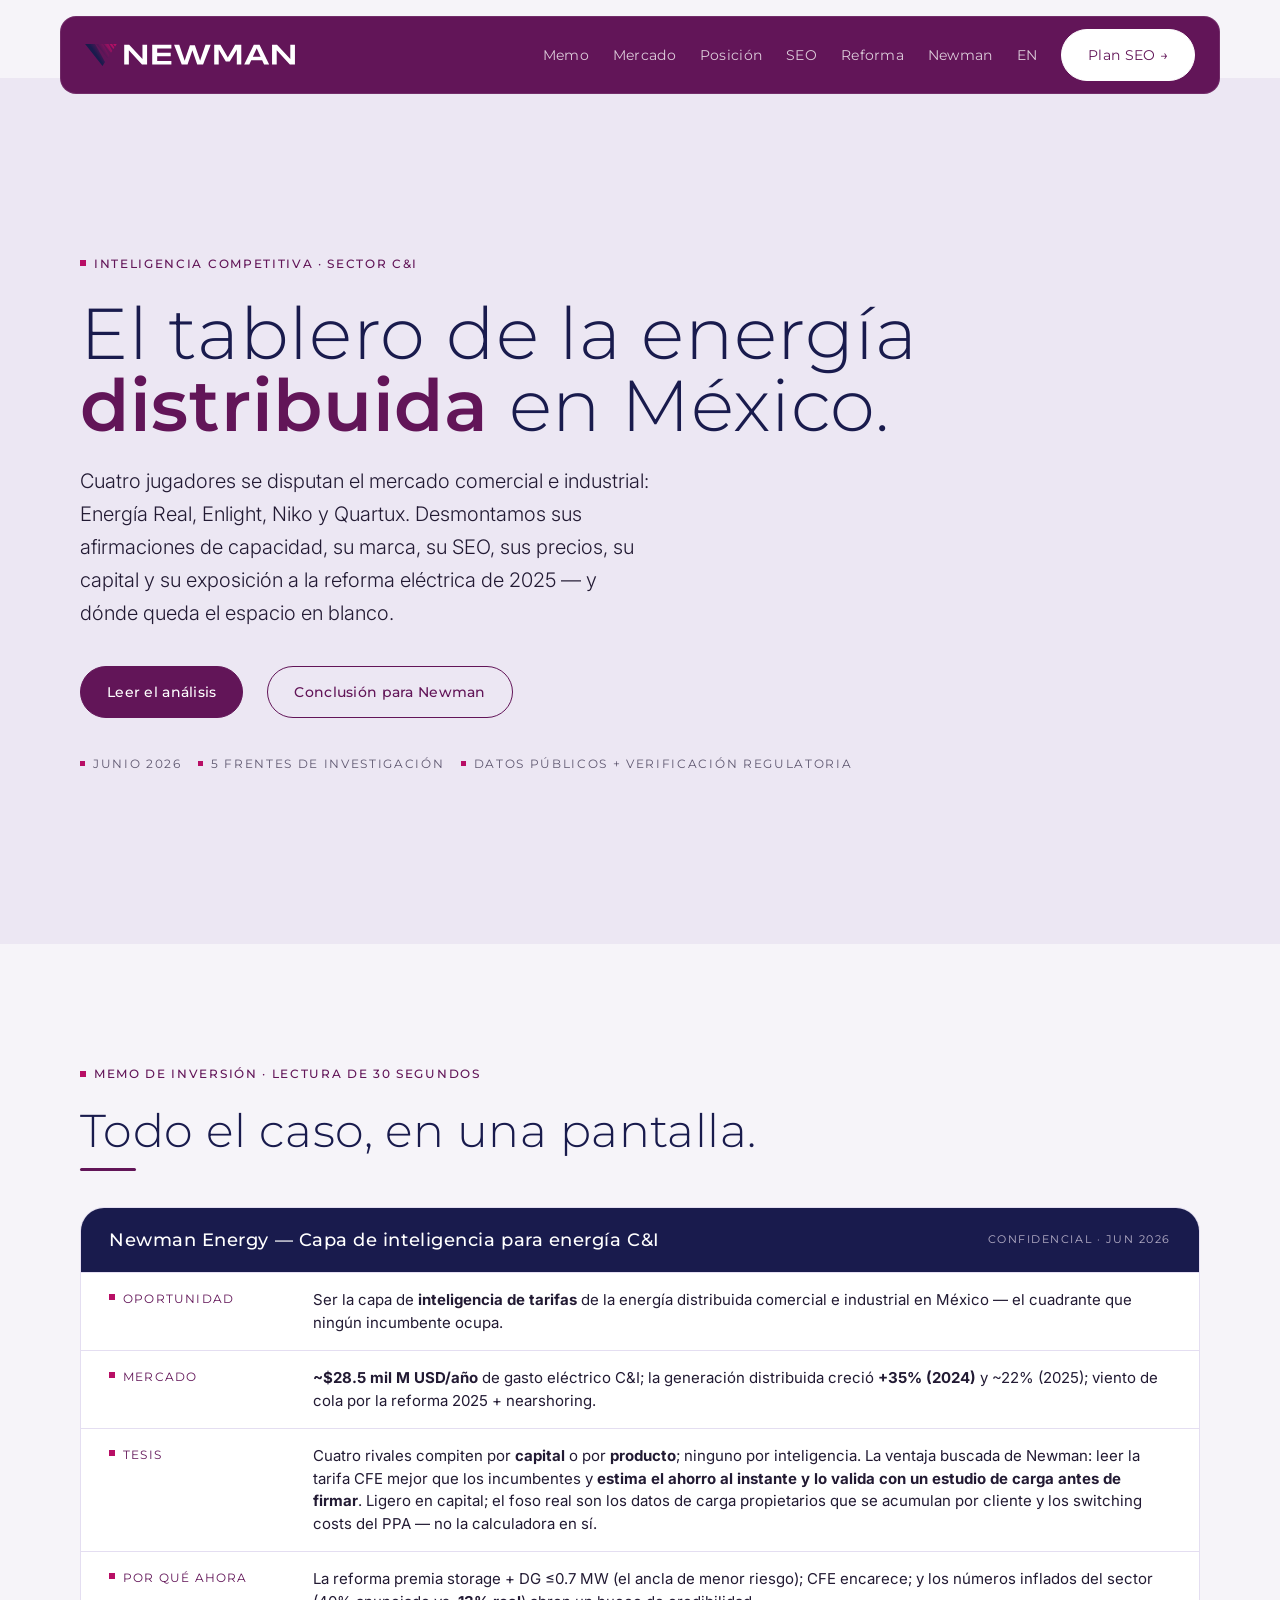
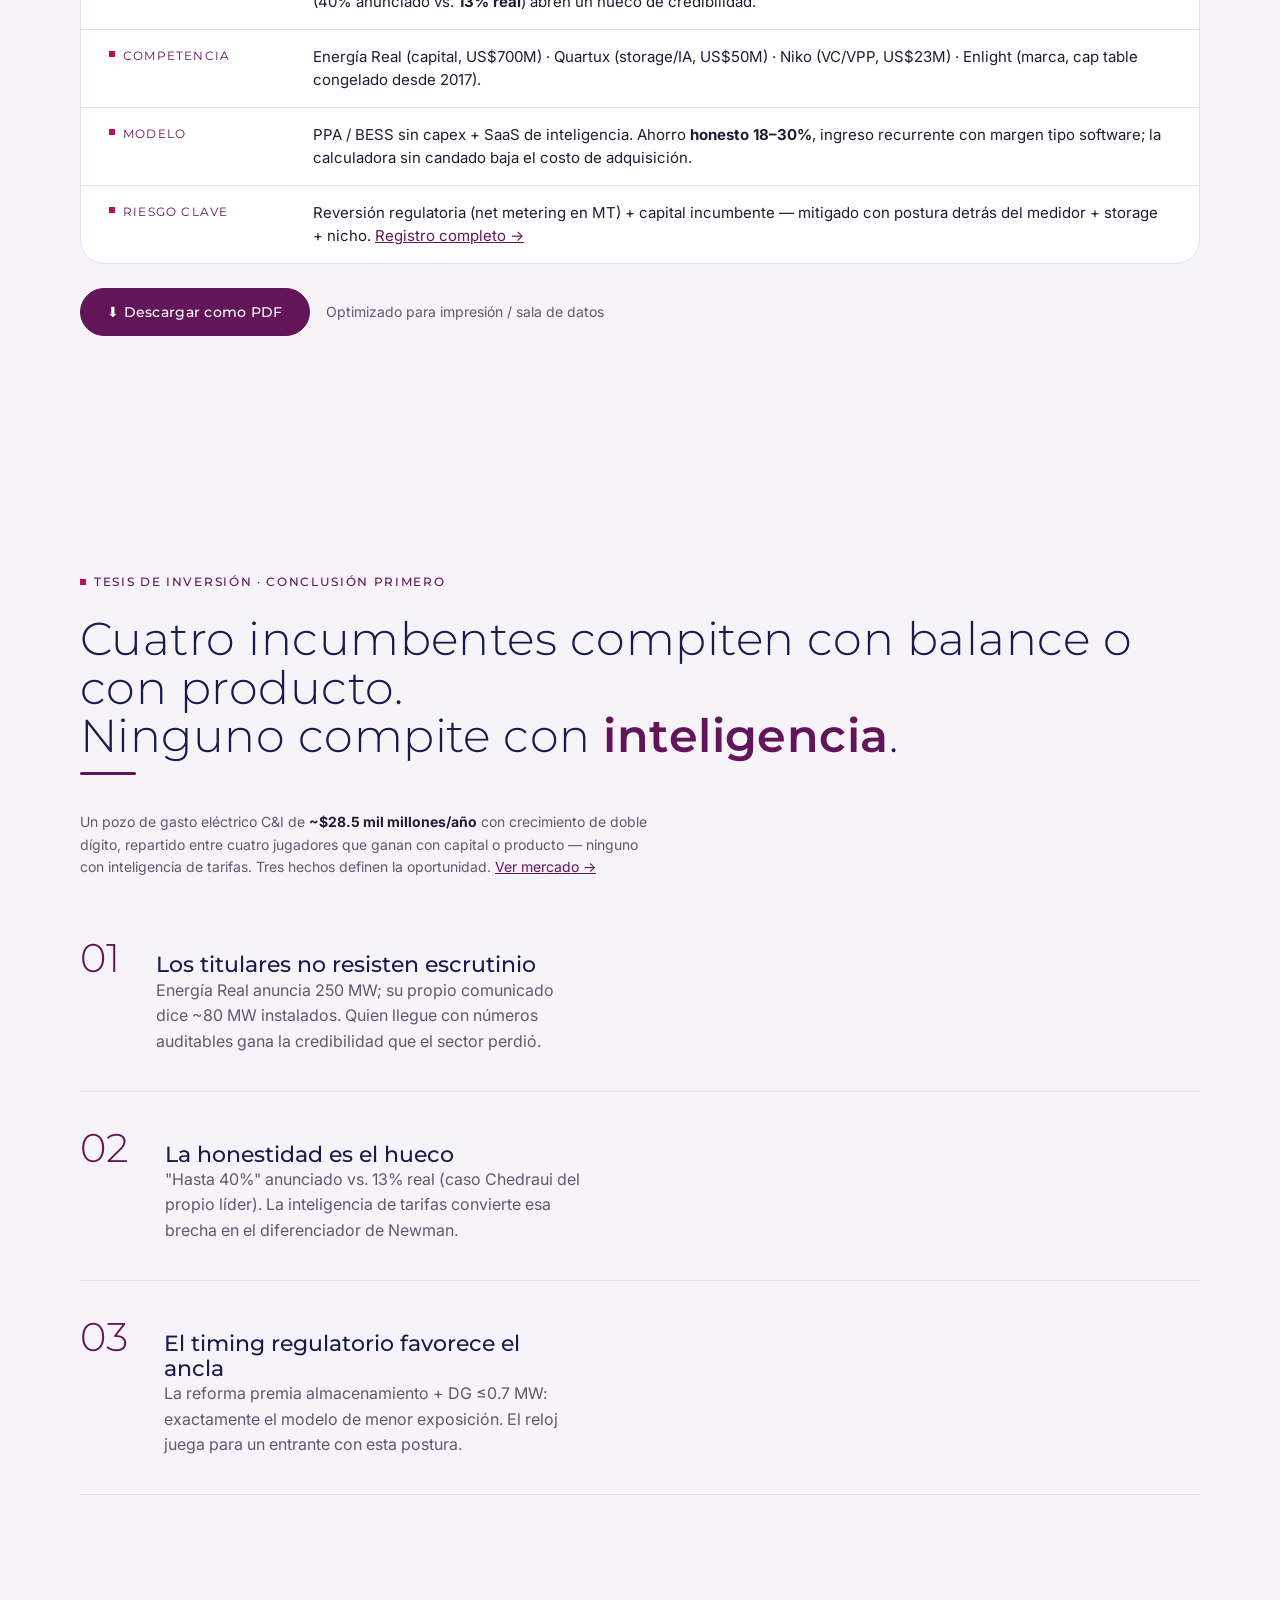
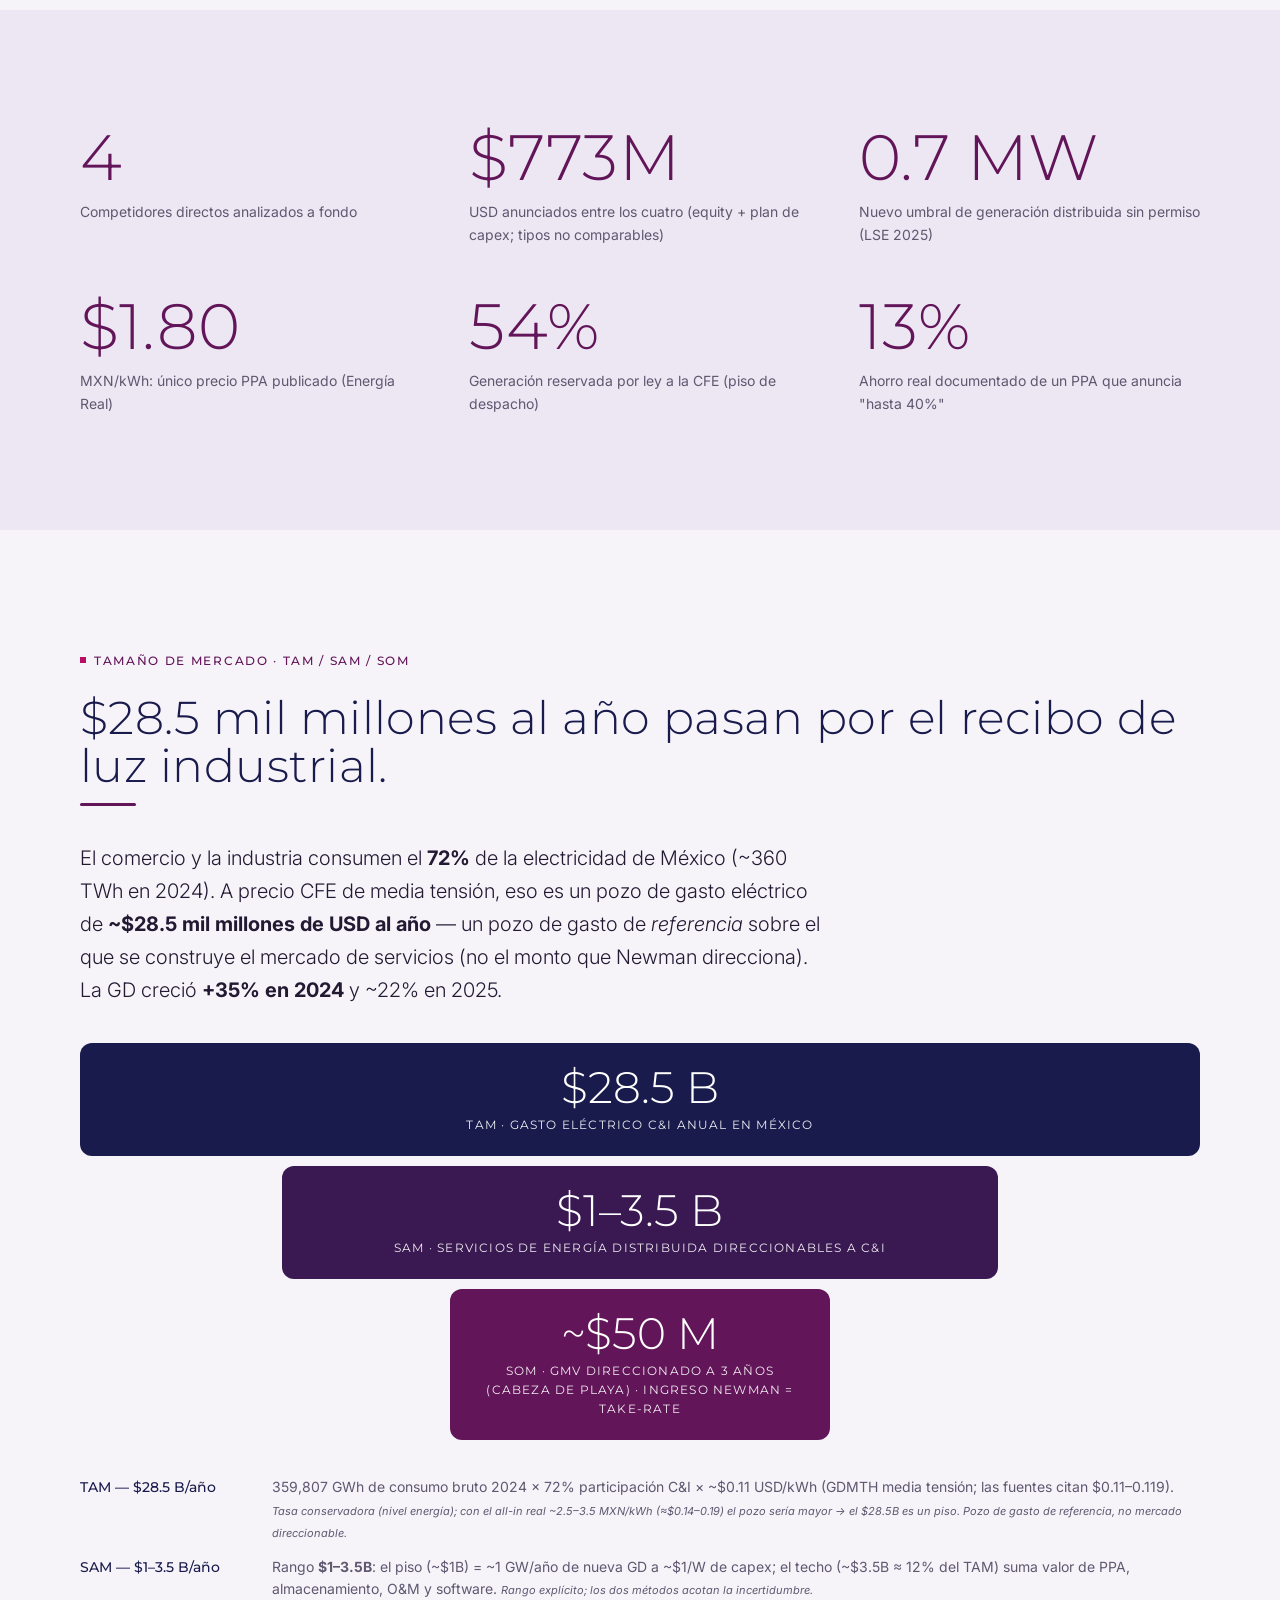
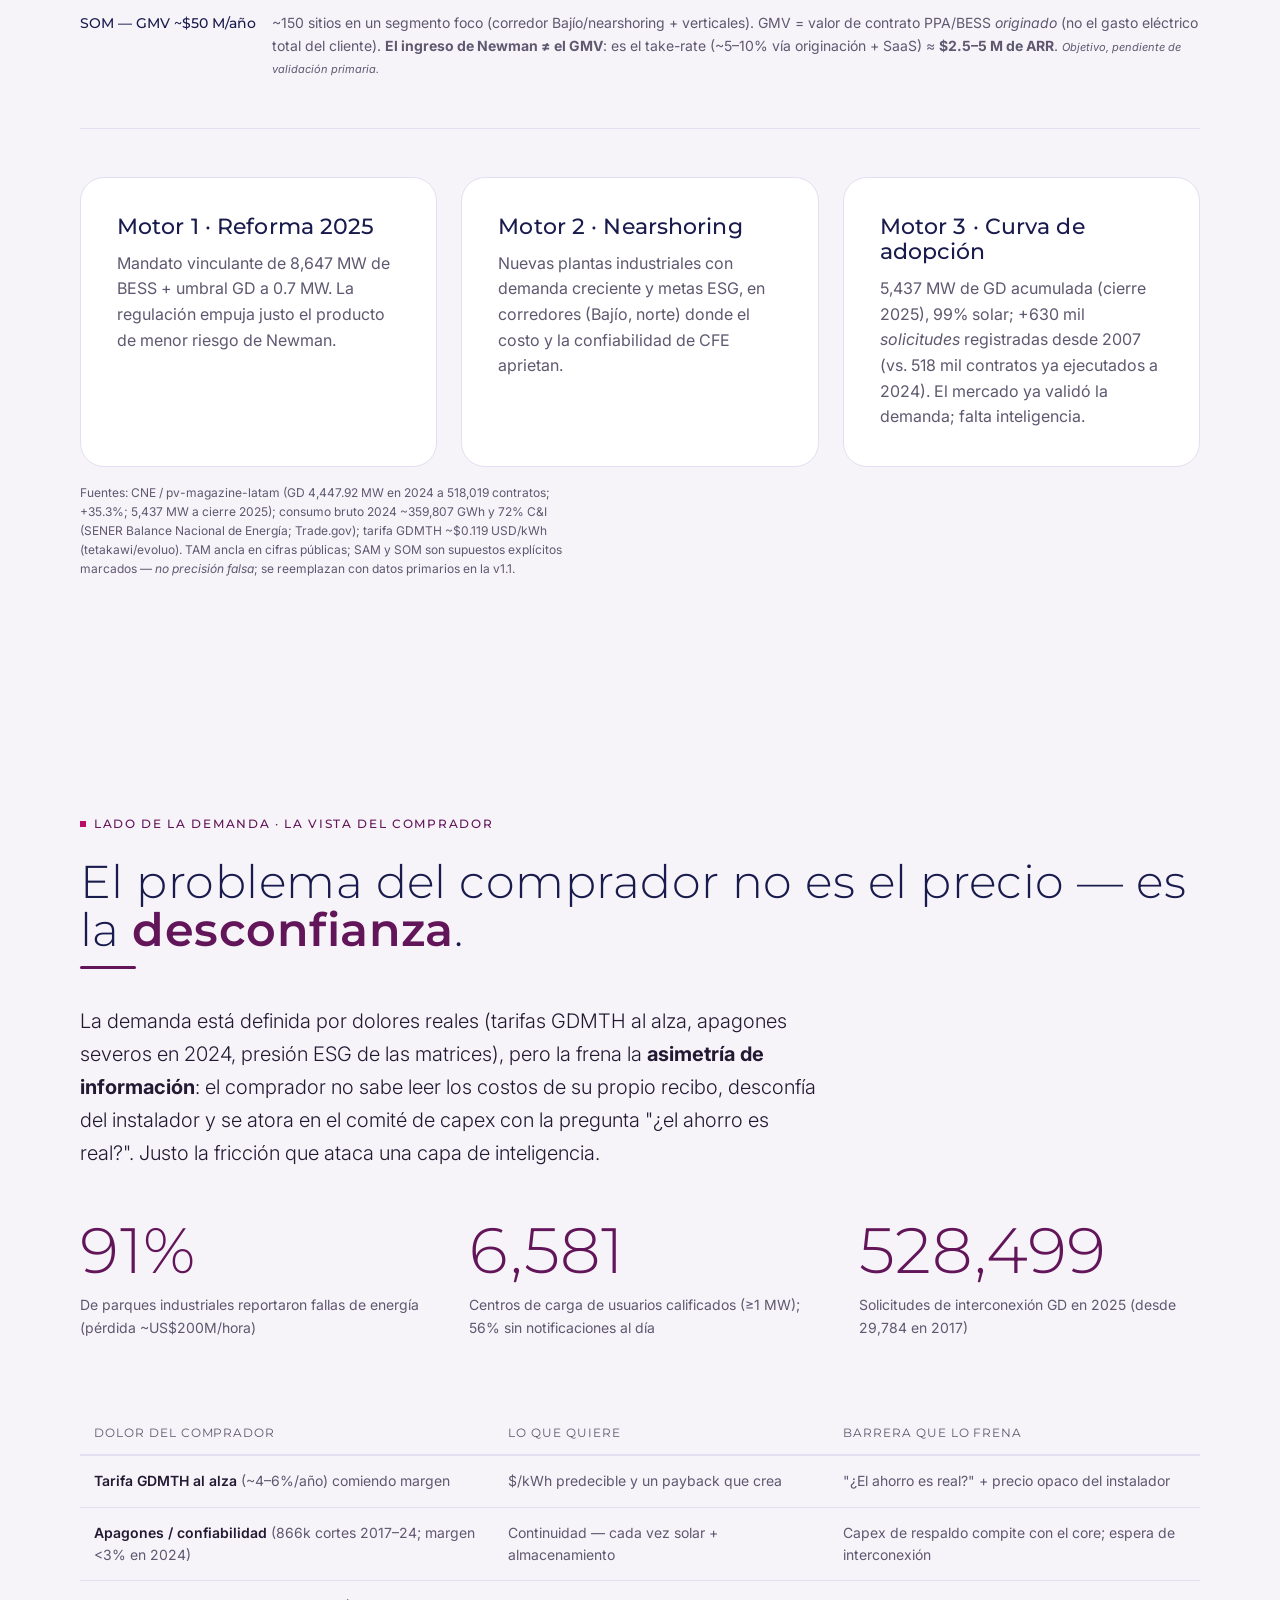
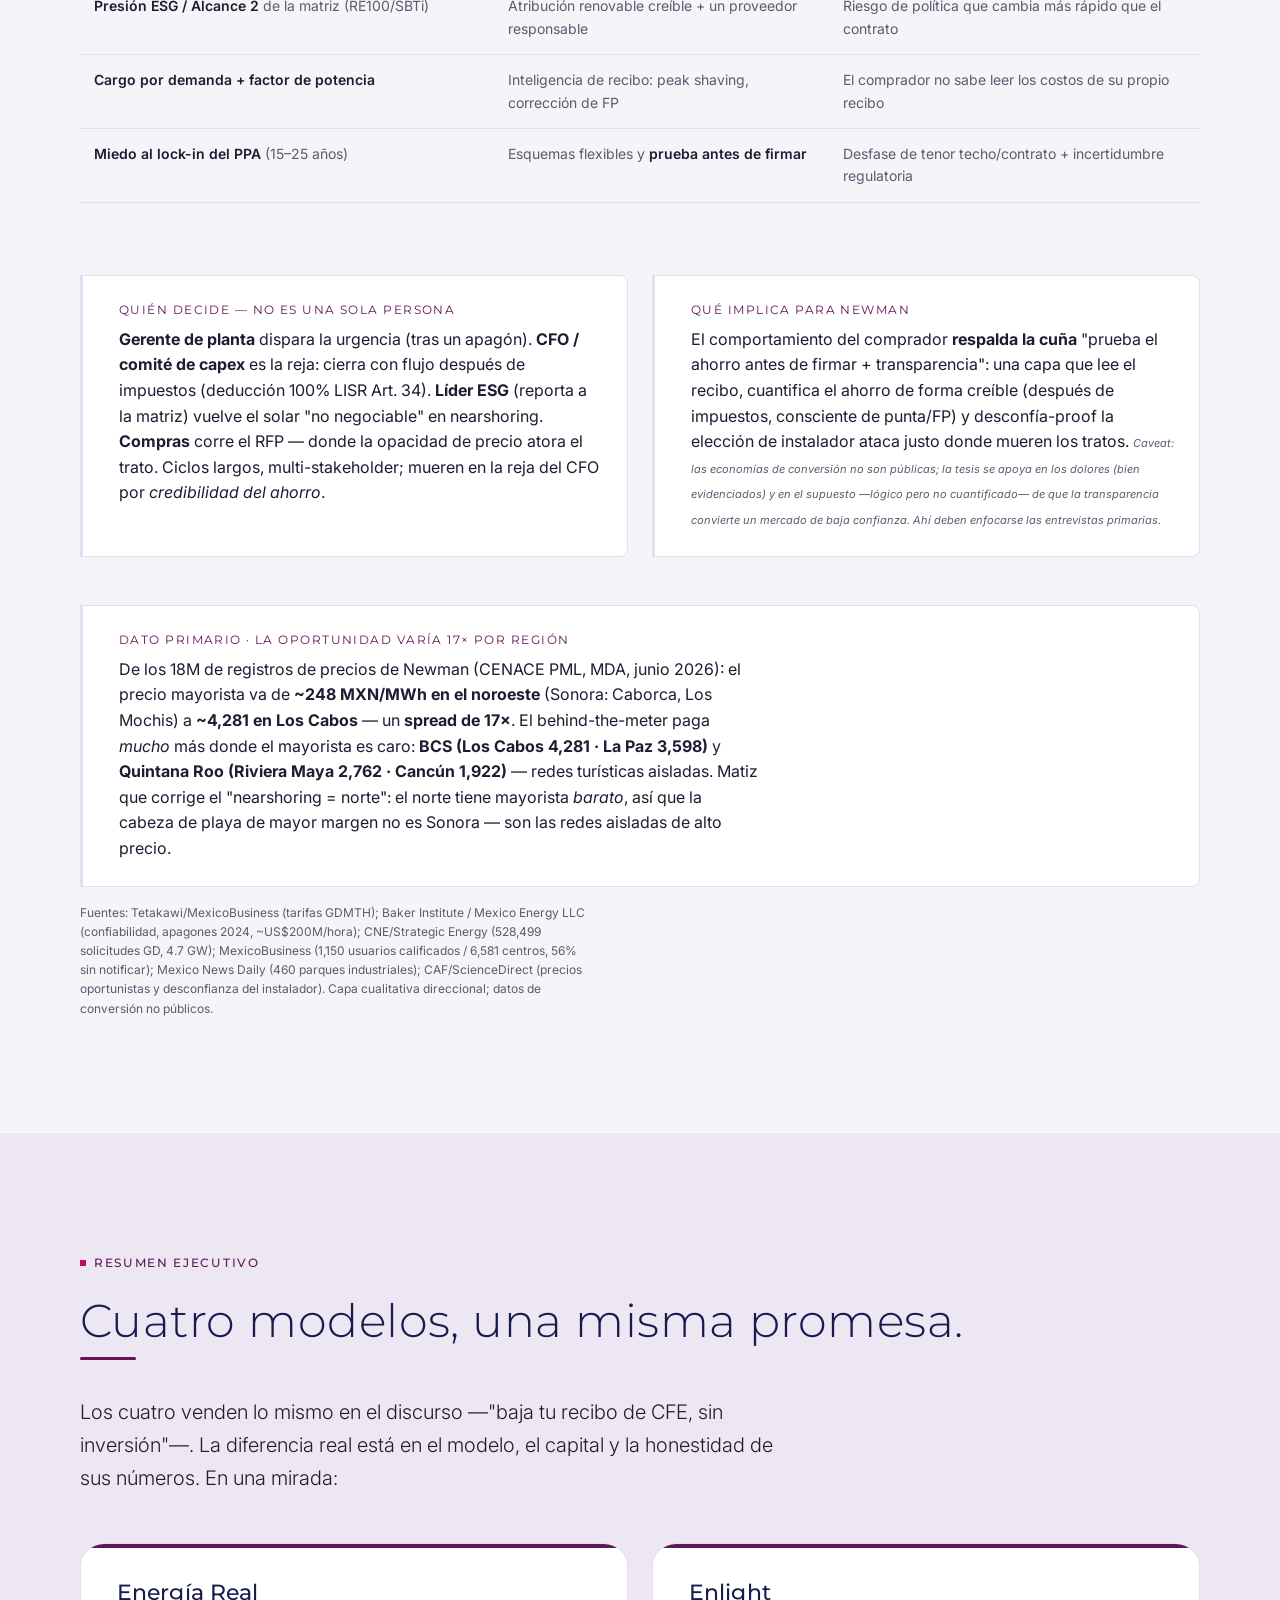
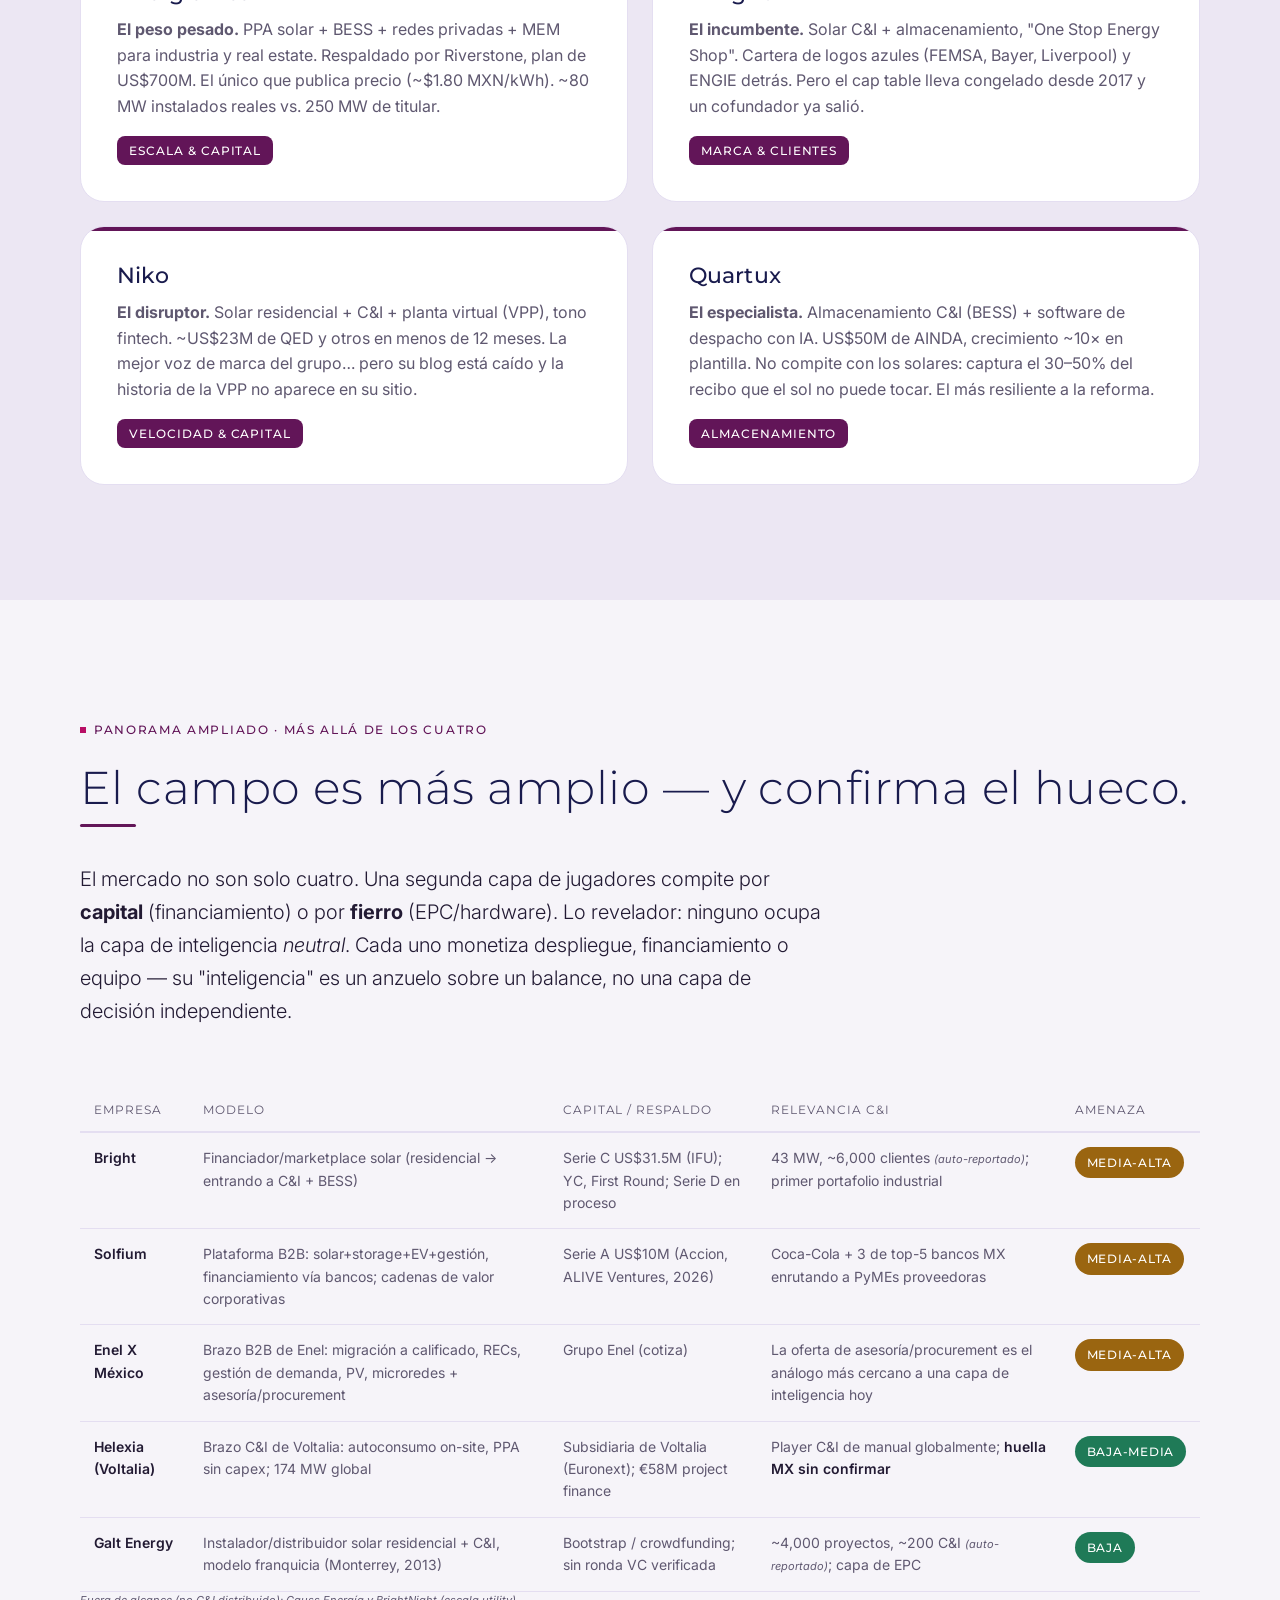
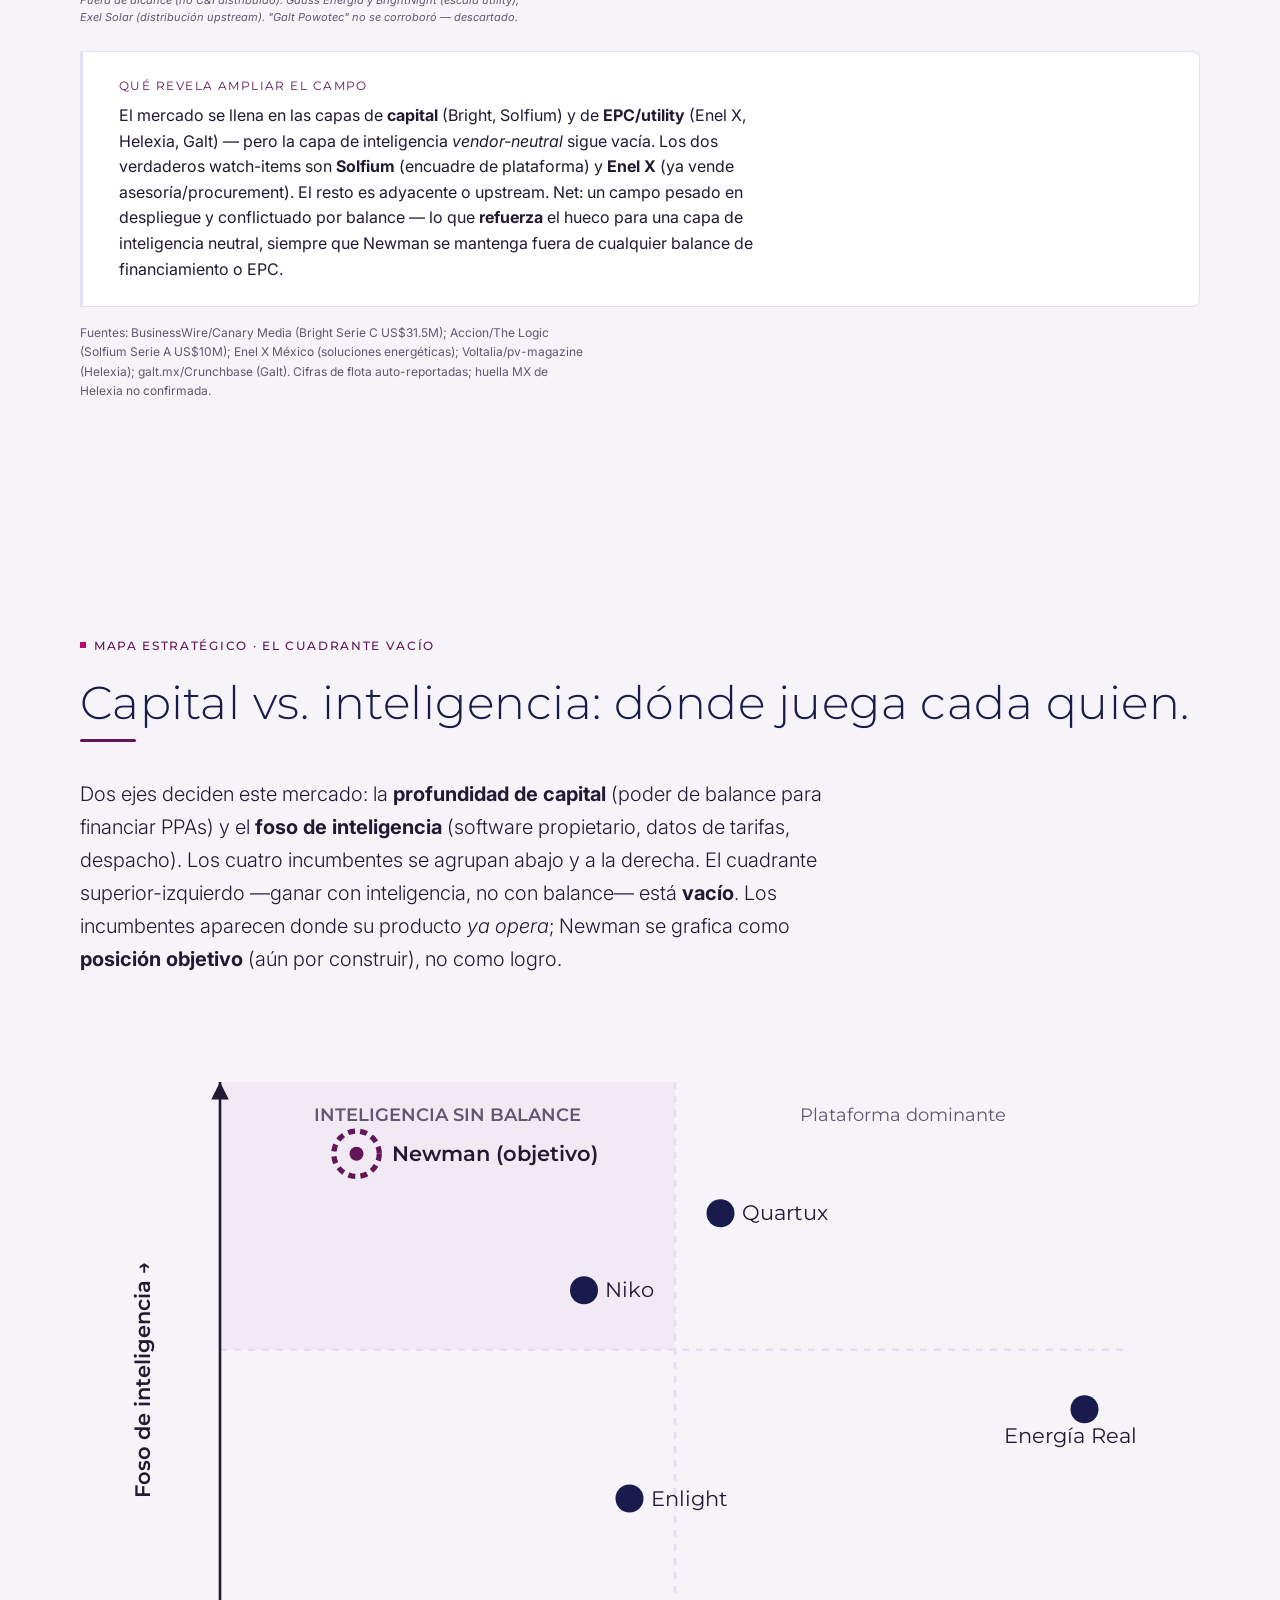
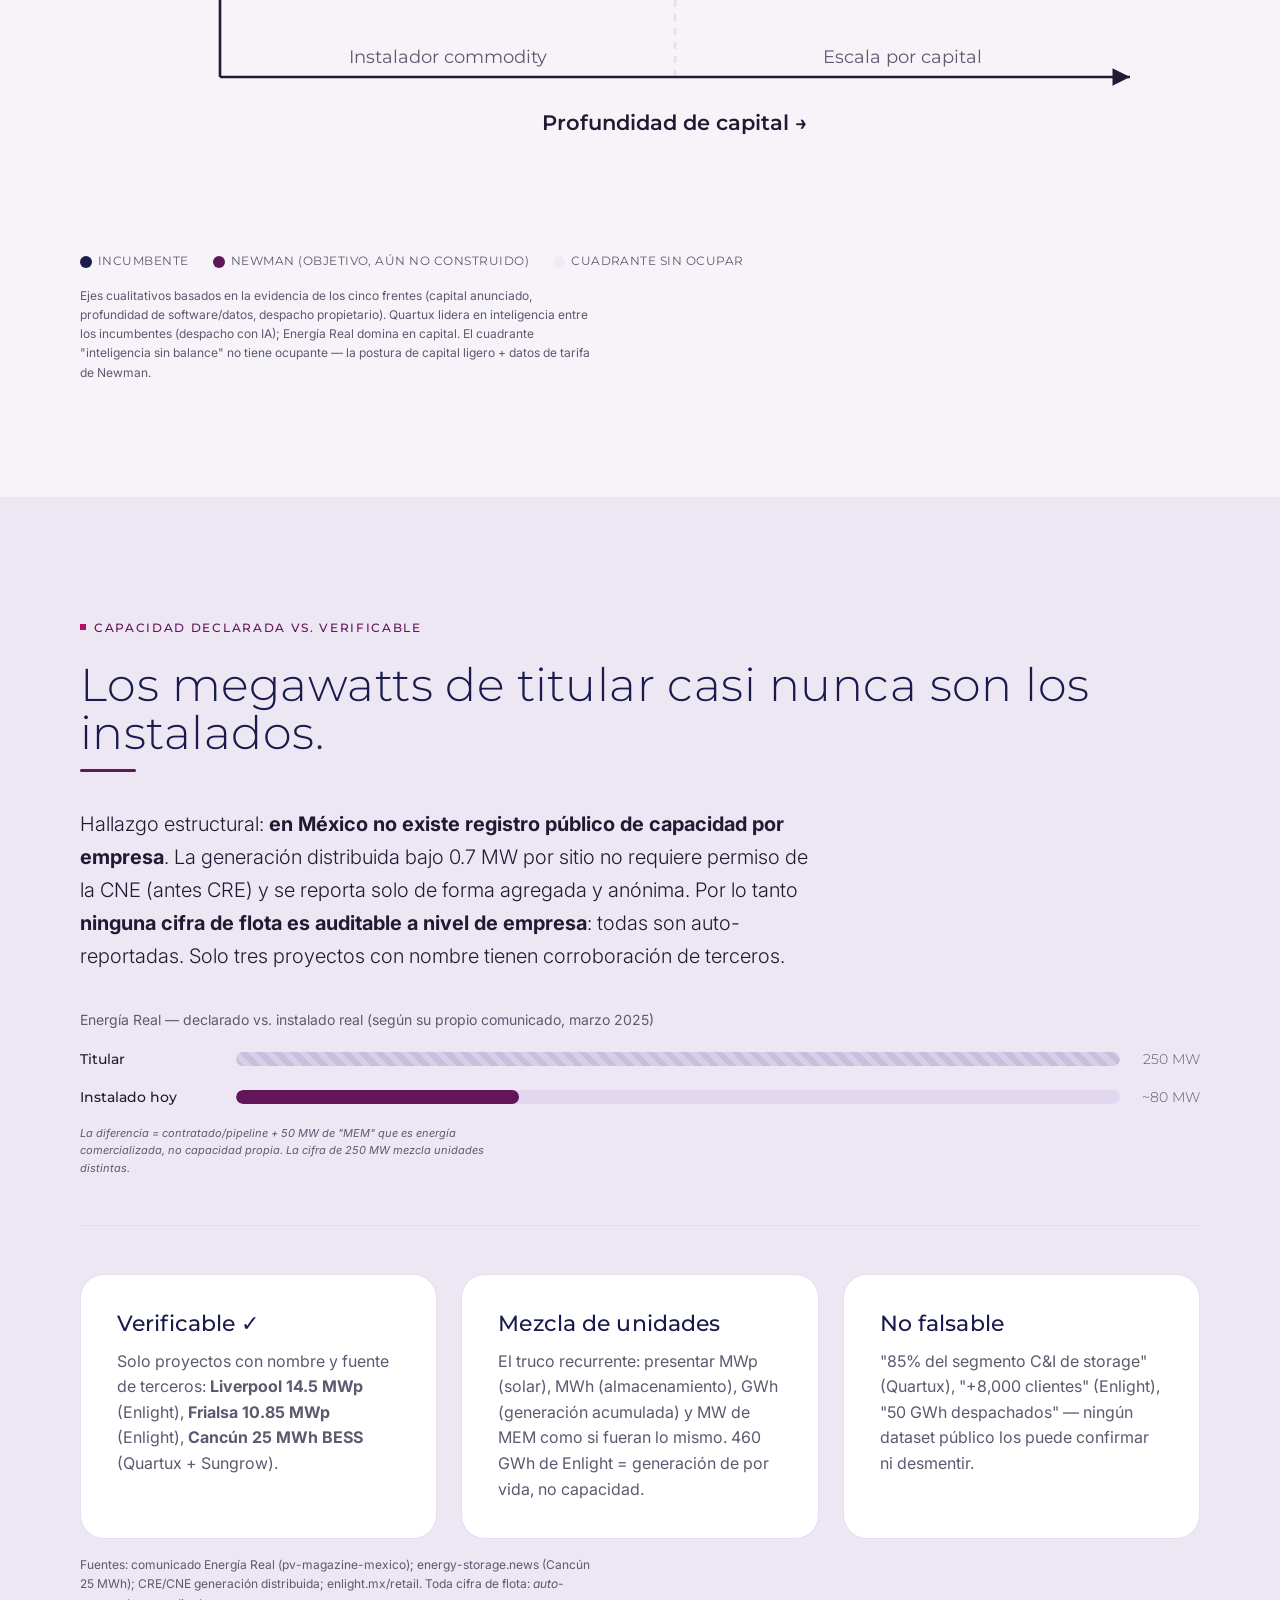
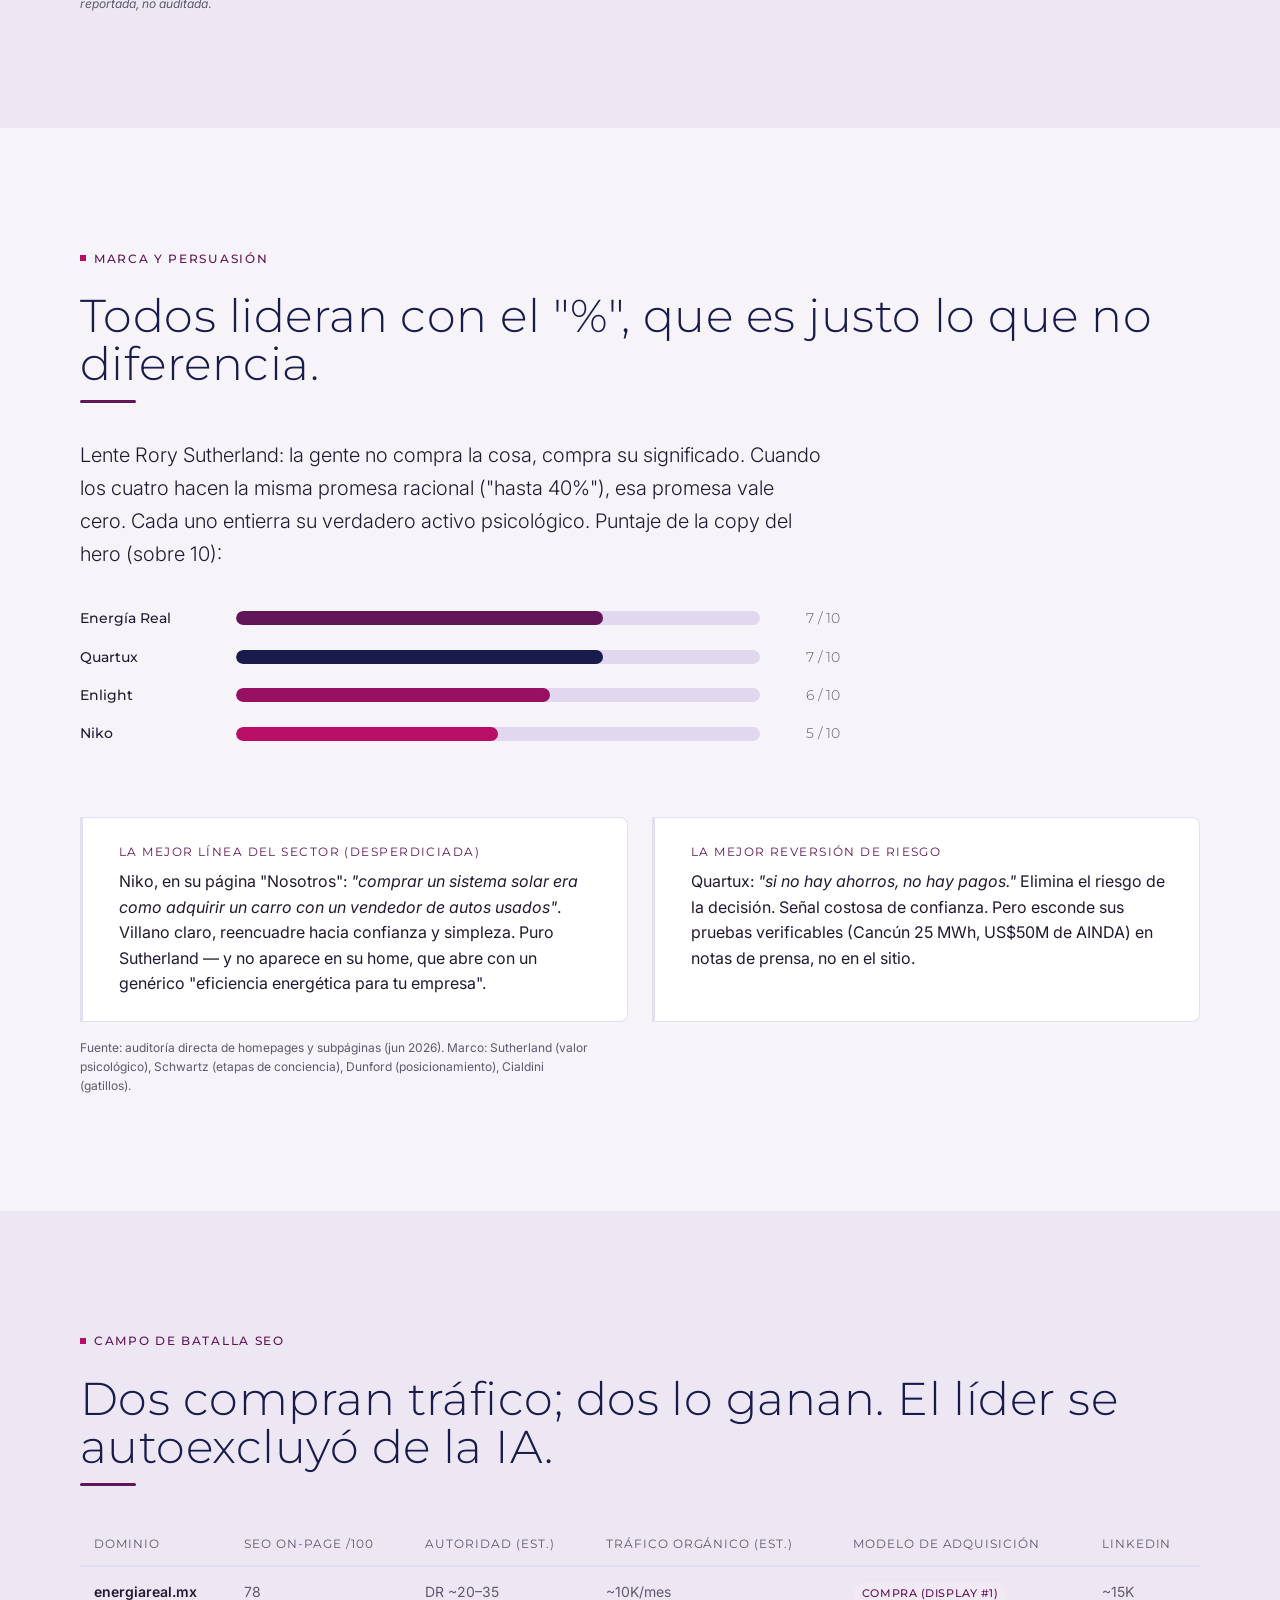
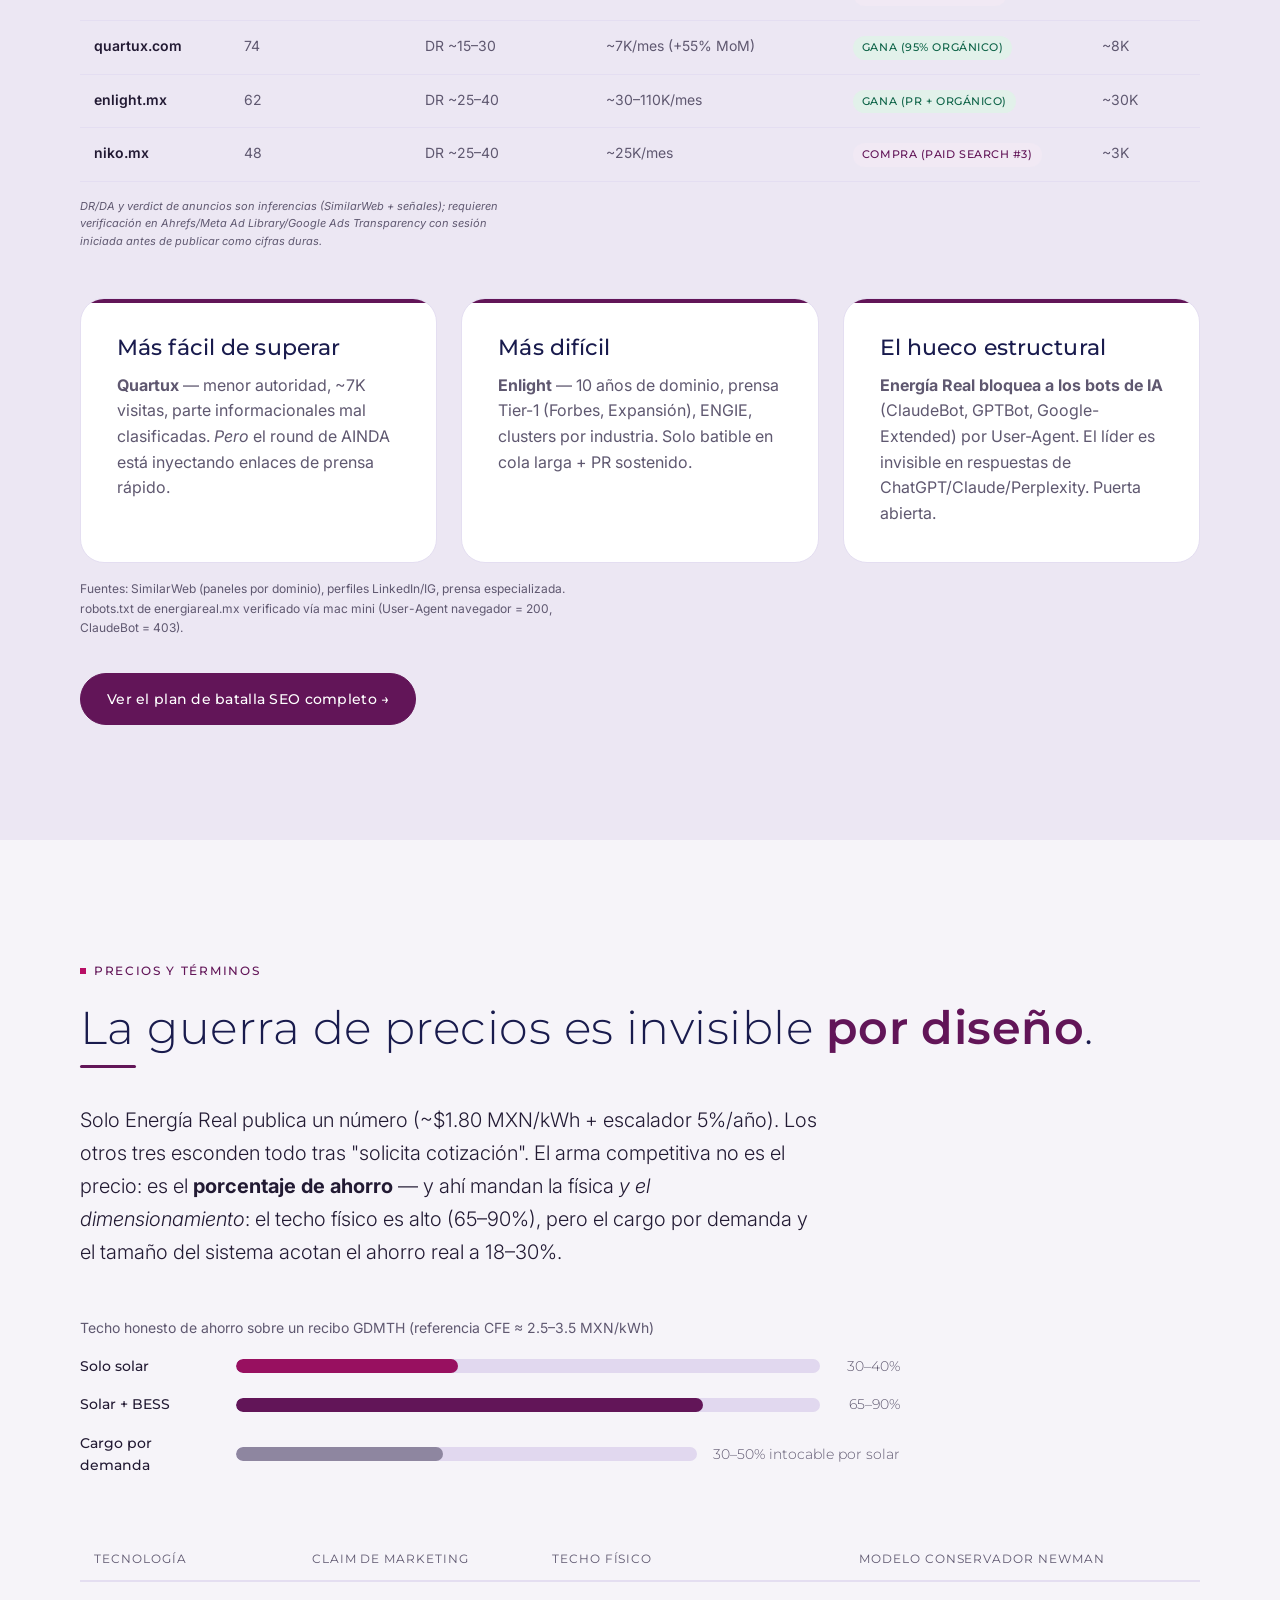
<file: index.html>
<!DOCTYPE html>
<html lang="es-MX">
<head>
<meta charset="UTF-8">
<meta name="viewport" content="width=device-width, initial-scale=1.0">
<title>Inteligencia Competitiva · Energía C&I México 2026 | Newman Energy</title>
<meta name="description" content="Análisis competitivo del sector de energía distribuida C&I en México 2026: Energía Real, Enlight, Niko y Quartux. Capacidad, marca, SEO, precios, capital y exposición regulatoria. Por Newman Energy.">
<meta property="og:title" content="Inteligencia Competitiva · Energía C&I México 2026">
<meta property="og:description" content="Capacidad verificada, precios, marca, SEO y reforma eléctrica. Los 4 jugadores del sector C&I en México, analizados.">
<meta property="og:type" content="article">
<meta property="og:url" content="https://lopezpalacios.github.io/newman-competitive-report/">
<meta property="og:image" content="https://lopezpalacios.github.io/newman-competitive-report/og-image.jpg">
<meta name="twitter:card" content="summary_large_image">
<meta name="twitter:title" content="Inteligencia Competitiva · Energía C&I México 2026">
<meta name="twitter:description" content="Capacidad verificada, precios, marca, SEO y reforma. Los 4 jugadores del sector C&I en México, analizados — y el hueco que ocupa Newman.">
<link rel="alternate" hreflang="es-mx" href="https://lopezpalacios.github.io/newman-competitive-report/">
<link rel="alternate" hreflang="en" href="https://lopezpalacios.github.io/newman-competitive-report/en.html">
<link rel="alternate" hreflang="x-default" href="https://lopezpalacios.github.io/newman-competitive-report/">
<link rel="preconnect" href="https://fonts.googleapis.com">
<link rel="preconnect" href="https://fonts.gstatic.com" crossorigin>
<link href="https://fonts.googleapis.com/css2?family=Montserrat:wght@200;300;400;500;600;700;800&family=Inter:wght@300;400;500;600&display=swap" rel="stylesheet">
<link rel="stylesheet" href="newman.css">
<style>
  /* ---- report-specific data-viz layer · v3 palette (solid accent, no gradient) ---- */
  .eyebrow-meta{display:flex;gap:var(--s-16);flex-wrap:wrap;font-family:var(--display);font-size:var(--text-label);letter-spacing:.14em;text-transform:uppercase;color:var(--muted);margin-top:var(--s-36)}
  .eyebrow-meta span{display:inline-flex;align-items:center;gap:var(--s-8)}
  .eyebrow-meta span::before{content:"";width:5px;height:5px;background:var(--magenta)}

  /* card with thin accent top edge (replaces old gradient card) */
  .card-top{position:relative;overflow:hidden}
  .card-top::before{content:"";position:absolute;inset:0 0 auto 0;height:4px;background:var(--accent)}

  /* horizontal bar chart */
  .chart{margin-top:var(--s-36)}
  .bar-row{display:grid;grid-template-columns:140px 1fr auto;align-items:center;gap:var(--s-16);margin-bottom:var(--s-16)}
  .bar-row .lbl{font-family:var(--display);font-size:var(--text-body-sm);font-weight:var(--w-med);color:var(--text)}
  .bar-track{position:relative;height:14px;background:#e1d8ef;border-radius:var(--r-pill);overflow:hidden}
  .bar-fill{position:absolute;inset:0 auto 0 0;width:0;border-radius:var(--r-pill);transition:width .9s cubic-bezier(.22,1,.36,1)}
  .bar-row .val{font-family:var(--display);font-size:var(--text-body-sm);font-weight:var(--w-light);color:var(--muted);min-width:64px;text-align:right}
  .bar-track.dual .bar-fill.claim{background:repeating-linear-gradient(45deg,#c9bedd,#c9bedd 6px,#d8cfe6 6px,#d8cfe6 12px);z-index:1}
  .bar-track.dual .bar-fill.real{background:var(--accent);z-index:2}
  .c-er{background:#621558}.c-en{background:#981060}.c-ni{background:#B80E65}.c-qx{background:#191B4D}.c-nm{background:#621558}.c-grey{background:#8E86A0}

  /* exposure heatmap matrix */
  .matrix{width:100%;border-collapse:separate;border-spacing:6px;margin-top:var(--s-24)}
  .matrix th{font-family:var(--display);font-weight:var(--w-reg);font-size:var(--text-label);letter-spacing:.1em;text-transform:uppercase;color:var(--muted);text-align:left;padding:8px}
  .matrix td{padding:14px 16px;border-radius:var(--r-sm);font-size:var(--text-body-sm);vertical-align:top;color:var(--muted)}
  .matrix td.co{font-family:var(--display);font-weight:var(--w-med);color:#fff;min-width:120px}
  .risk{font-family:var(--display);font-weight:var(--w-med);font-size:var(--text-label);letter-spacing:.06em;text-transform:uppercase;color:#fff;padding:6px 12px;border-radius:var(--r-pill);display:inline-block;white-space:nowrap}
  .risk.low{background:#1f7a57}.risk.med{background:#9a6510}.risk.high{background:#b3382c}.risk.adv{background:#0d6347}

  /* persuasion score dots */
  .score{display:inline-flex;gap:4px;vertical-align:middle}
  .score i{width:11px;height:11px;border-radius:50%;background:#ded5ea;display:inline-block}
  .score i.on{background:var(--accent)}

  /* data table */
  .dtable{width:100%;border-collapse:collapse;margin-top:var(--s-24);font-size:var(--text-body-sm)}
  .dtable th{font-family:var(--display);font-weight:var(--w-reg);font-size:var(--text-label);letter-spacing:.08em;text-transform:uppercase;color:var(--muted);text-align:left;padding:12px 14px;border-bottom:2px solid var(--line)}
  .dtable td{padding:14px 14px;border-bottom:1px solid var(--line);vertical-align:top;color:var(--muted)}
  .dtable tr:hover td{background:var(--accent-tint)}
  .dtable td strong{color:var(--text);font-weight:var(--w-semi)}
  .chip{display:inline-block;font-family:var(--display);font-size:11px;letter-spacing:.05em;text-transform:uppercase;padding:3px 9px;border-radius:var(--r-pill);font-weight:500}
  .chip.buy{background:var(--accent-tint);color:var(--accent)}.chip.earn{background:#e2f1ea;color:#0d6347}
  .chip.up{background:#e2f1ea;color:#0d6347}.chip.flat{background:#f6ece0;color:#8a5a06}

  /* callout */
  .callout{border-left:3px solid var(--accent);background:var(--surface);border:1px solid var(--line);border-left-width:3px;border-radius:0 var(--r-sm) var(--r-sm) 0;padding:var(--s-24) var(--s-24) var(--s-24) var(--s-36);margin-top:var(--s-24)}
  .callout .k{font-family:var(--display);font-size:var(--text-label);letter-spacing:.12em;text-transform:uppercase;color:var(--accent);display:block;margin-bottom:var(--s-8)}
  .callout p{color:var(--text)}

  /* network graph */
  .netwrap{margin-top:var(--s-36);overflow-x:auto}
  .netgraph{min-width:680px;width:100%;height:auto}
  .netgraph .edge{stroke:#cabfdd;stroke-width:1.5}
  .netgraph .edge.dim{stroke-dasharray:4 4;stroke:#d8cfe6}
  .netgraph .node-co{fill:#191B4D}
  .netgraph .node-inv{fill:#fff;stroke:#cabfdd;stroke-width:1.5}
  .netgraph .node-hw{fill:#F1E9F4;stroke:#621558;stroke-width:1.5}
  .netgraph text{font-family:var(--display);font-size:12px;fill:#221A33}
  .netgraph text.co{fill:#fff;font-weight:600}
  .netgraph text.sm{font-size:10px;fill:#5F5870}

  .legend{display:flex;gap:var(--s-24);flex-wrap:wrap;margin-top:var(--s-16);font-size:var(--text-label);color:var(--muted);font-family:var(--display);letter-spacing:.04em;text-transform:uppercase}
  .legend i{display:inline-block;width:12px;height:12px;border-radius:50%;margin-right:6px;vertical-align:middle}
  .conf{font-size:11px;color:var(--muted);font-style:italic}
  .src{font-size:12px;color:var(--muted);margin-top:var(--s-16)}
  .src a{color:var(--accent)}
  .tl-rule{height:1px;background:var(--line);margin:var(--s-48) 0;border:0}
  /* TAM/SAM/SOM funnel */
  .funnel{margin-top:var(--s-36);display:flex;flex-direction:column;gap:10px;align-items:center}
  .frow{position:relative;color:#fff;border-radius:var(--r-input);padding:22px 28px;text-align:center;transition:width .9s cubic-bezier(.22,1,.36,1)}
  .frow .v{font-family:var(--display);font-weight:var(--w-light);font-size:clamp(28px,4vw,44px);line-height:1}
  .frow .l{font-family:var(--display);font-size:12px;letter-spacing:.1em;text-transform:uppercase;margin-top:6px;opacity:.92}
  .frow.tam{width:100%;background:#191B4D}
  .frow.sam{width:64%;background:#3A1852}
  .frow.som{width:34%;background:#621558}
  .assume{display:grid;grid-template-columns:auto 1fr;gap:var(--s-12) var(--s-16);margin-top:var(--s-36);font-size:var(--text-body-sm)}
  .assume .t{font-family:var(--display);font-weight:var(--w-med);color:var(--navy);white-space:nowrap}
  .assume .d{color:var(--muted)}
  @media (max-width:860px){.bar-row{grid-template-columns:104px 1fr auto}.frow.sam,.frow.som{width:100%}.assume{grid-template-columns:1fr}.assume .t{margin-top:var(--s-8)}}
  /* references appendix */
  .refgroup{margin-bottom:var(--s-36)}
  .refgroup h4{font-family:var(--display);font-weight:var(--w-med);font-size:var(--text-label);letter-spacing:.1em;text-transform:uppercase;color:var(--accent);margin-bottom:var(--s-12);display:flex;align-items:center;gap:var(--s-8)}
  .refgroup h4::before{content:"";width:6px;height:6px;background:var(--magenta);flex:none}
  .ref{display:grid;grid-template-columns:30px 1fr;gap:var(--s-12);padding:10px 0;border-bottom:1px solid var(--line);font-size:var(--text-body-sm)}
  .ref .n{font-family:var(--display);color:var(--accent);font-weight:var(--w-semi)}
  .ref a{color:var(--accent);word-break:break-word}
  .ref .what{display:block;color:var(--muted);margin-top:3px;font-size:12.5px}
  /* investment memo card */
  .memo{border:1px solid var(--line);border-radius:var(--r-card);overflow:hidden;background:var(--surface);margin-top:var(--s-36)}
  .memo .head{background:var(--navy);color:#fff;padding:18px 28px;display:flex;justify-content:space-between;align-items:center;flex-wrap:wrap;gap:var(--s-8)}
  .memo .head .t{font-family:var(--display);font-weight:var(--w-med);letter-spacing:.03em;font-size:18px;color:#fff}
  .memo .head .tag{font-family:var(--display);font-size:11px;letter-spacing:.14em;text-transform:uppercase;color:var(--on-dark-muted)}
  .memo .row{display:grid;grid-template-columns:180px 1fr;gap:var(--s-24);padding:16px 28px;border-top:1px solid var(--line)}
  .memo .row .k{font-family:var(--display);font-size:12px;letter-spacing:.1em;text-transform:uppercase;color:var(--accent);display:flex;align-items:flex-start;gap:var(--s-8)}
  .memo .row .k::before{content:"";width:6px;height:6px;background:var(--magenta);flex:none;margin-top:5px}
  .memo .row .v{color:var(--text);font-size:15px;line-height:1.5}
  @media (max-width:860px){.memo .row{grid-template-columns:1fr;gap:6px}}
  /* print / PDF — clean export for the deal room */
  @media print{
    .nav,.toasts,.skip,.cta,.hero .eyebrow-meta{display:none!important}
    *{-webkit-print-color-adjust:exact;print-color-adjust:exact}
    body{background:#fff}
    .section{padding-block:22px!important}
    .hero,.panel{background:#fff!important}
    .hero .wrap{padding-block:24px!important}
    h1{font-size:34px!important}
    .h-lg{font-size:26px!important}
    .card,.callout,.dtable,.memo,.funnel,.netgraph,.stats,.principle,.assume{break-inside:avoid}
    h2,h3,h4,.kicker{break-after:avoid}
    .footer{background:#fff!important}
    .footer a,.footer .muted,.footer .caps,.footer .end{color:#333!important}
    a{text-decoration:none}
    #fuentes{break-before:page}
  }
</style>
</head>
<body>
<a href="#main" class="skip">Saltar al contenido</a>

<!-- ===================== NAV ===================== -->
<nav class="nav" aria-label="Principal">
  <div class="row">
    <a href="#top" class="brand" aria-label="Newman Energy — inicio">
      <svg viewBox="0 0 1865.2 185.03" height="20" role="img" aria-label="Newman">
        <defs><linearGradient id="nm" x1="65.13" y1="98.26" x2="220.81" y2="-6.74" gradientUnits="userSpaceOnUse">
          <stop offset=".15" stop-color="#191b4d"/><stop offset="1" stop-color="#b80e65"/></linearGradient></defs>
        <g class="word" fill="#fff">
          <path d="M329.74,6.8h41.71l111.77,119.15V6.8h38.95v165.93h-42.87l-110.39-119.15v119.15h-39.18V6.8Z"/>
          <path d="M607.21,37.45v36.41h113.62v28.12h-113.62v40.1h119.38v30.65h-161.32V6.8h161.32v30.65h-119.38Z"/>
          <path d="M1057.29,6.8l-64.3,165.93h-49.09l-38.03-111.77-2.77-8.99-2.54,8.99-38.03,111.77h-49.09L749.16,6.8h43.56l45.63,133.44,44.25-129.06h41.25l41.25,120.07,3,8.99,3.22-9.22,42.41-124.22h43.56Z"/>
          <path d="M1086.78,6.8h52.08l57.85,99.1,4.15,6.68,61.76-105.78h51.86v165.93h-37.57V47.13l-5.07,8.76-54.62,90.8h-32.96l-59.69-99.56v125.6h-37.79V6.8Z"/>
          <path d="M1489.85,136.78h-91.49l-16.36,35.95h-42.87L1419.79,6.8h48.17l80.89,165.93h-42.63l-16.36-35.95ZM1476.72,107.97l-32.5-71.44-32.73,71.44h65.22Z"/>
          <path d="M1573.27,6.8h41.71l111.77,119.15V6.8h38.95v165.93h-42.87l-110.39-119.15v119.15h-39.18V6.8Z"/>
        </g>
        <g fill="url(#nm)">
          <polygon points="2.47 3.06 0 0 85.76 0 86.47 1.3 168.41 152.36 147.28 185.03 2.47 3.06"/>
          <polygon points="95.54 3.04 93.17 0 151.49 0 152.2 1.33 204.39 96.74 188.98 120.56 95.54 3.04"/>
          <polygon points="161.87 3.07 159.39 0 197.72 0 198.42 1.33 229.39 58.08 218.74 74.54 161.87 3.07"/>
          <polygon points="205.52 0 228.73 0 246.42 31.75 239.32 42.72 205.52 0"/>
          <polygon points="236.11 0 266.95 0 253.06 21.48 236.11 0"/>
        </g>
      </svg>
    </a>
    <div class="links">
      <a href="#memo-inversion">Memo</a>
      <a href="#mercado">Mercado</a>
      <a href="#posicionamiento">Posición</a>
      <a href="#seo">SEO</a>
      <a href="#reforma">Reforma</a>
      <a href="#newman">Newman</a>
      <a href="en.html" aria-label="English version">EN</a>
      <a href="seo.html" class="btn">Plan SEO →</a>
    </div>
    <button class="burger" aria-label="Menú" aria-expanded="false">☰</button>
  </div>
</nav>

<main id="main">
<span id="top"></span>

<!-- ===================== HERO ===================== -->
<header class="hero">
  <div class="wrap">
    <p class="kicker">Inteligencia Competitiva · Sector C&I</p>
    <h1>El tablero de la energía<br><b>distribuida</b> en México.</h1>
    <p class="lead">Cuatro jugadores se disputan el mercado comercial e industrial: Energía Real, Enlight, Niko y Quartux. Desmontamos sus afirmaciones de capacidad, su marca, su SEO, sus precios, su capital y su exposición a la reforma eléctrica de 2025 — y dónde queda el espacio en blanco.</p>
    <div class="cta">
      <a href="#resumen" class="btn">Leer el análisis</a>
      <a href="#newman" class="btn-outline">Conclusión para Newman</a>
    </div>
    <div class="eyebrow-meta">
      <span>Junio 2026</span>
      <span>5 frentes de investigación</span>
      <span>Datos públicos + verificación regulatoria</span>
    </div>
  </div>
</header>

<!-- ===================== MEMO DE INVERSIÓN (30 SEG) ===================== -->
<section class="section" id="memo-inversion">
  <div class="wrap">
    <p class="kicker">Memo de inversión · Lectura de 30 segundos</p>
    <h2 class="h-lg">Todo el caso, en una pantalla.</h2>
    <div class="section-rule"></div>
    <div class="memo" data-reveal>
      <div class="head"><span class="t">Newman Energy — Capa de inteligencia para energía C&I</span><span class="tag">Confidencial · Jun 2026</span></div>
      <div class="row"><div class="k">Oportunidad</div><div class="v">Ser la capa de <strong>inteligencia de tarifas</strong> de la energía distribuida comercial e industrial en México — el cuadrante que ningún incumbente ocupa.</div></div>
      <div class="row"><div class="k">Mercado</div><div class="v"><strong>~$28.5 mil M USD/año</strong> de gasto eléctrico C&I; la generación distribuida creció <strong>+35% (2024)</strong> y ~22% (2025); viento de cola por la reforma 2025 + nearshoring.</div></div>
      <div class="row"><div class="k">Tesis</div><div class="v">Cuatro rivales compiten por <strong>capital</strong> o por <strong>producto</strong>; ninguno por inteligencia. La ventaja buscada de Newman: leer la tarifa CFE mejor que los incumbentes y <strong>estima el ahorro al instante y lo valida con un estudio de carga antes de firmar</strong>. Ligero en capital; el foso real son los datos de carga propietarios que se acumulan por cliente y los switching costs del PPA — no la calculadora en sí.</div></div>
      <div class="row"><div class="k">Por qué ahora</div><div class="v">La reforma premia storage + DG ≤0.7 MW (el ancla de menor riesgo); CFE encarece; y los números inflados del sector (40% anunciado vs. <strong>13% real</strong>) abren un hueco de credibilidad.</div></div>
      <div class="row"><div class="k">Competencia</div><div class="v">Energía Real (capital, US$700M) · Quartux (storage/IA, US$50M) · Niko (VC/VPP, US$23M) · Enlight (marca, cap table congelado desde 2017).</div></div>
      <div class="row"><div class="k">Modelo</div><div class="v">PPA / BESS sin capex + SaaS de inteligencia. Ahorro <strong>honesto 18–30%</strong>, ingreso recurrente con margen tipo software; la calculadora sin candado baja el costo de adquisición.</div></div>
      <div class="row"><div class="k">Riesgo clave</div><div class="v">Reversión regulatoria (net metering en MT) + capital incumbente — mitigado con postura detrás del medidor + storage + nicho. <a href="#riesgos" style="color:var(--accent)">Registro completo →</a></div></div>
    </div>
    <div style="margin-top:var(--s-24);display:flex;gap:var(--s-16);align-items:center;flex-wrap:wrap">
      <button class="btn" onclick="window.print()">⬇ Descargar como PDF</button>
      <span class="muted">Optimizado para impresión / sala de datos</span>
    </div>
  </div>
</section>

<!-- ===================== TESIS DE INVERSIÓN (BLUF) ===================== -->
<section class="section" id="tesis-inversion">
  <div class="wrap">
    <p class="kicker">Tesis de inversión · Conclusión primero</p>
    <h2 class="h-lg">Cuatro incumbentes compiten con balance o con producto.<br>Ninguno compite con <b style="color:var(--accent);font-weight:var(--w-semi)">inteligencia</b>.</h2>
    <div class="section-rule"></div>
    <p class="muted" style="max-width:64ch;margin-bottom:var(--s-36)">Un pozo de gasto eléctrico C&I de <strong style="color:var(--text)">~$28.5 mil millones/año</strong> con crecimiento de doble dígito, repartido entre cuatro jugadores que ganan con capital o producto — ninguno con inteligencia de tarifas. Tres hechos definen la oportunidad. <a href="#mercado" style="color:var(--accent)">Ver mercado →</a></p>
        <div class="principles" style="border-top:0">
          <div class="principle" style="padding-top:0"><div class="idx">01</div><div><h3>Los titulares no resisten escrutinio</h3><p>Energía Real anuncia 250 MW; su propio comunicado dice ~80 MW instalados. Quien llegue con números auditables gana la credibilidad que el sector perdió.</p></div></div>
          <div class="principle"><div class="idx">02</div><div><h3>La honestidad es el hueco</h3><p>"Hasta 40%" anunciado vs. 13% real (caso Chedraui del propio líder). La inteligencia de tarifas convierte esa brecha en el diferenciador de Newman.</p></div></div>
          <div class="principle"><div class="idx">03</div><div><h3>El timing regulatorio favorece el ancla</h3><p>La reforma premia almacenamiento + DG ≤0.7 MW: exactamente el modelo de menor exposición. El reloj juega para un entrante con esta postura.</p></div></div>
        </div>
  </div>
</section>

<!-- ===================== STAT BAND ===================== -->
<section class="section panel">
  <div class="wrap">
    <div class="stats" data-reveal>
      <div class="stat"><div class="num" data-to="4">0</div><small>Competidores directos analizados a fondo</small></div>
      <div class="stat"><div class="num" data-to="$773M">0</div><small>USD anunciados entre los cuatro (equity + plan de capex; tipos no comparables)</small></div>
      <div class="stat"><div class="num" data-to="0.7 MW">0</div><small>Nuevo umbral de generación distribuida sin permiso (LSE 2025)</small></div>
    </div>
    <div class="stats" data-reveal style="margin-top:var(--s-48)">
      <div class="stat"><div class="num" data-to="$1.80">0</div><small>MXN/kWh: único precio PPA publicado (Energía Real)</small></div>
      <div class="stat"><div class="num" data-to="54%">0</div><small>Generación reservada por ley a la CFE (piso de despacho)</small></div>
      <div class="stat"><div class="num" data-to="13%">0</div><small>Ahorro real documentado de un PPA que anuncia "hasta 40%"</small></div>
    </div>
  </div>
</section>

<!-- ===================== TAMAÑO DE MERCADO ===================== -->
<section class="section" id="mercado">
  <div class="wrap">
    <p class="kicker">Tamaño de mercado · TAM / SAM / SOM</p>
    <h2 class="h-lg">$28.5 mil millones al año pasan por el recibo de luz industrial.</h2>
    <div class="section-rule"></div>
    <p class="lead" style="max-width:62ch">El comercio y la industria consumen el <strong>72%</strong> de la electricidad de México (~360 TWh en 2024). A precio CFE de media tensión, eso es un pozo de gasto eléctrico de <strong>~$28.5 mil millones de USD al año</strong> — un pozo de gasto de <em>referencia</em> sobre el que se construye el mercado de servicios (no el monto que Newman direcciona). La GD creció <strong>+35% en 2024</strong> y ~22% en 2025.</p>

    <div class="funnel" data-reveal>
      <div class="frow tam"><div class="v">$28.5 B</div><div class="l">TAM · Gasto eléctrico C&I anual en México</div></div>
      <div class="frow sam"><div class="v">$1–3.5 B</div><div class="l">SAM · Servicios de energía distribuida direccionables a C&I</div></div>
      <div class="frow som"><div class="v">~$50 M</div><div class="l">SOM · GMV direccionado a 3 años (cabeza de playa) · ingreso Newman = take-rate</div></div>
    </div>

    <div class="assume">
      <div class="t">TAM — $28.5 B/año</div>
      <div class="d">359,807 GWh de consumo bruto 2024 × 72% participación C&I × ~$0.11 USD/kWh (GDMTH media tensión; las fuentes citan $0.11–0.119). <span class="conf">Tasa conservadora (nivel energía); con el all-in real ~2.5–3.5 MXN/kWh (≈$0.14–0.19) el pozo sería mayor → el $28.5B es un piso. Pozo de gasto de referencia, no mercado direccionable.</span></div>
      <div class="t">SAM — $1–3.5 B/año</div>
      <div class="d">Rango <strong>$1–3.5B</strong>: el piso (~$1B) = ~1 GW/año de nueva GD a ~$1/W de capex; el techo (~$3.5B ≈ 12% del TAM) suma valor de PPA, almacenamiento, O&M y software. <span class="conf">Rango explícito; los dos métodos acotan la incertidumbre.</span></div>
      <div class="t">SOM — GMV ~$50 M/año</div>
      <div class="d">~150 sitios en un segmento foco (corredor Bajío/nearshoring + verticales). GMV = valor de contrato PPA/BESS <em>originado</em> (no el gasto eléctrico total del cliente). <strong>El ingreso de Newman ≠ el GMV</strong>: es el take-rate (~5–10% vía originación + SaaS) ≈ <strong>$2.5–5 M de ARR</strong>. <span class="conf">Objetivo, pendiente de validación primaria.</span></div>
    </div>

    <hr class="tl-rule">
    <div class="grid grid-3" data-reveal>
      <div class="card"><h3 style="font-size:var(--text-subheading)">Motor 1 · Reforma 2025</h3><p>Mandato vinculante de 8,647 MW de BESS + umbral GD a 0.7 MW. La regulación empuja justo el producto de menor riesgo de Newman.</p></div>
      <div class="card"><h3 style="font-size:var(--text-subheading)">Motor 2 · Nearshoring</h3><p>Nuevas plantas industriales con demanda creciente y metas ESG, en corredores (Bajío, norte) donde el costo y la confiabilidad de CFE aprietan.</p></div>
      <div class="card"><h3 style="font-size:var(--text-subheading)">Motor 3 · Curva de adopción</h3><p>5,437 MW de GD acumulada (cierre 2025), 99% solar; +630 mil <em>solicitudes</em> registradas desde 2007 (vs. 518 mil contratos ya ejecutados a 2024). El mercado ya validó la demanda; falta inteligencia.</p></div>
    </div>
    <p class="src">Fuentes: CNE / pv-magazine-latam (GD 4,447.92 MW en 2024 a 518,019 contratos; +35.3%; 5,437 MW a cierre 2025); consumo bruto 2024 ~359,807 GWh y 72% C&I (SENER Balance Nacional de Energía; Trade.gov); tarifa GDMTH ~$0.119 USD/kWh (tetakawi/evoluo). TAM ancla en cifras públicas; SAM y SOM son supuestos explícitos marcados — <em>no precisión falsa</em>; se reemplazan con datos primarios en la v1.1.</p>
  </div>
</section>

<!-- ===================== LADO DE LA DEMANDA ===================== -->
<section class="section" id="demanda">
  <div class="wrap">
    <p class="kicker">Lado de la demanda · La vista del comprador</p>
    <h2 class="h-lg">El problema del comprador no es el precio — es la <b style="color:var(--accent);font-weight:var(--w-semi)">desconfianza</b>.</h2>
    <div class="section-rule"></div>
    <p class="lead" style="max-width:62ch">La demanda está definida por dolores reales (tarifas GDMTH al alza, apagones severos en 2024, presión ESG de las matrices), pero la frena la <strong>asimetría de información</strong>: el comprador no sabe leer los costos de su propio recibo, desconfía del instalador y se atora en el comité de capex con la pregunta "¿el ahorro es real?". Justo la fricción que ataca una capa de inteligencia.</p>

    <div class="stats" data-reveal style="margin-top:var(--s-48)">
      <div class="stat"><div class="num" data-to="91%">0</div><small>De parques industriales reportaron fallas de energía (pérdida ~US$200M/hora)</small></div>
      <div class="stat"><div class="num" data-to="6,581">0</div><small>Centros de carga de usuarios calificados (≥1 MW); 56% sin notificaciones al día</small></div>
      <div class="stat"><div class="num" data-to="528,499">0</div><small>Solicitudes de interconexión GD en 2025 (desde 29,784 en 2017)</small></div>
    </div>

    <div class="tablewrap" style="overflow-x:auto;margin-top:var(--s-48)">
    <table class="dtable" data-reveal style="min-width:720px">
      <thead><tr><th>Dolor del comprador</th><th>Lo que quiere</th><th>Barrera que lo frena</th></tr></thead>
      <tbody>
        <tr><td><strong>Tarifa GDMTH al alza</strong> (~4–6%/año) comiendo margen</td><td>$/kWh predecible y un payback que crea</td><td>"¿El ahorro es real?" + precio opaco del instalador</td></tr>
        <tr><td><strong>Apagones / confiabilidad</strong> (866k cortes 2017–24; margen &lt;3% en 2024)</td><td>Continuidad — cada vez solar + almacenamiento</td><td>Capex de respaldo compite con el core; espera de interconexión</td></tr>
        <tr><td><strong>Presión ESG / Alcance 2</strong> de la matriz (RE100/SBTi)</td><td>Atribución renovable creíble + un proveedor responsable</td><td>Riesgo de política que cambia más rápido que el contrato</td></tr>
        <tr><td><strong>Cargo por demanda + factor de potencia</strong></td><td>Inteligencia de recibo: peak shaving, corrección de FP</td><td>El comprador no sabe leer los costos de su propio recibo</td></tr>
        <tr><td><strong>Miedo al lock-in del PPA</strong> (15–25 años)</td><td>Esquemas flexibles y <strong>prueba antes de firmar</strong></td><td>Desfase de tenor techo/contrato + incertidumbre regulatoria</td></tr>
      </tbody>
    </table>
    </div>

    <div class="grid grid-2" style="margin-top:var(--s-48)">
      <div class="callout" data-reveal>
        <span class="k">Quién decide — no es una sola persona</span>
        <p><strong>Gerente de planta</strong> dispara la urgencia (tras un apagón). <strong>CFO / comité de capex</strong> es la reja: cierra con flujo después de impuestos (deducción 100% LISR Art. 34). <strong>Líder ESG</strong> (reporta a la matriz) vuelve el solar "no negociable" en nearshoring. <strong>Compras</strong> corre el RFP — donde la opacidad de precio atora el trato. Ciclos largos, multi-stakeholder; mueren en la reja del CFO por <em>credibilidad del ahorro</em>.</p>
      </div>
      <div class="callout" data-reveal>
        <span class="k">Qué implica para Newman</span>
        <p>El comportamiento del comprador <strong>respalda la cuña</strong> "prueba el ahorro antes de firmar + transparencia": una capa que lee el recibo, cuantifica el ahorro de forma creíble (después de impuestos, consciente de punta/FP) y desconfía-proof la elección de instalador ataca justo donde mueren los tratos. <span class="conf">Caveat: las economías de conversión no son públicas; la tesis se apoya en los dolores (bien evidenciados) y en el supuesto —lógico pero no cuantificado— de que la transparencia convierte un mercado de baja confianza. Ahí deben enfocarse las entrevistas primarias.</span></p>
      </div>
    </div>
    <div class="callout" data-reveal style="margin-top:var(--s-48)">
      <span class="k">Dato primario · La oportunidad varía 17× por región</span>
      <p>De los 18M de registros de precios de Newman (CENACE PML, MDA, junio 2026): el precio mayorista va de <strong>~248 MXN/MWh en el noroeste</strong> (Sonora: Caborca, Los Mochis) a <strong>~4,281 en Los Cabos</strong> — un <strong>spread de 17×</strong>. El behind-the-meter paga <em>mucho</em> más donde el mayorista es caro: <strong>BCS (Los Cabos 4,281 · La Paz 3,598)</strong> y <strong>Quintana Roo (Riviera Maya 2,762 · Cancún 1,922)</strong> — redes turísticas aisladas. Matiz que corrige el "nearshoring = norte": el norte tiene mayorista <em>barato</em>, así que la cabeza de playa de mayor margen no es Sonora — son las redes aisladas de alto precio.</p>
    </div>
    <p class="src">Fuentes: Tetakawi/MexicoBusiness (tarifas GDMTH); Baker Institute / Mexico Energy LLC (confiabilidad, apagones 2024, ~US$200M/hora); CNE/Strategic Energy (528,499 solicitudes GD, 4.7 GW); MexicoBusiness (1,150 usuarios calificados / 6,581 centros, 56% sin notificar); Mexico News Daily (460 parques industriales); CAF/ScienceDirect (precios oportunistas y desconfianza del instalador). Capa cualitativa direccional; datos de conversión no públicos.</p>
  </div>
</section>

<!-- ===================== RESUMEN EJECUTIVO ===================== -->
<section class="section panel" id="resumen">
  <div class="wrap">
    <p class="kicker">Resumen ejecutivo</p>
    <h2 class="h-lg">Cuatro modelos, una misma promesa.</h2>
    <div class="section-rule"></div>
    <p class="lead" style="max-width:60ch">Los cuatro venden lo mismo en el discurso —"baja tu recibo de CFE, sin inversión"—. La diferencia real está en el modelo, el capital y la honestidad de sus números. En una mirada:</p>

    <div class="grid grid-2" style="margin-top:var(--s-48)">
      <article class="card card-top" data-reveal>
        <h3>Energía Real</h3>
        <p><strong>El peso pesado.</strong> PPA solar + BESS + redes privadas + MEM para industria y real estate. Respaldado por Riverstone, plan de US$700M. El único que publica precio (~$1.80 MXN/kWh). ~80 MW instalados reales vs. 250 MW de titular.</p>
        <div style="margin-top:var(--s-16)"><span class="badge">Escala &amp; capital</span></div>
      </article>
      <article class="card card-top" data-reveal>
        <h3>Enlight</h3>
        <p><strong>El incumbente.</strong> Solar C&I + almacenamiento, "One Stop Energy Shop". Cartera de logos azules (FEMSA, Bayer, Liverpool) y ENGIE detrás. Pero el cap table lleva congelado desde 2017 y un cofundador ya salió.</p>
        <div style="margin-top:var(--s-16)"><span class="badge">Marca &amp; clientes</span></div>
      </article>
      <article class="card card-top" data-reveal>
        <h3>Niko</h3>
        <p><strong>El disruptor.</strong> Solar residencial + C&I + planta virtual (VPP), tono fintech. ~US$23M de QED y otros en menos de 12 meses. La mejor voz de marca del grupo… pero su blog está caído y la historia de la VPP no aparece en su sitio.</p>
        <div style="margin-top:var(--s-16)"><span class="badge">Velocidad &amp; capital</span></div>
      </article>
      <article class="card card-top" data-reveal>
        <h3>Quartux</h3>
        <p><strong>El especialista.</strong> Almacenamiento C&I (BESS) + software de despacho con IA. US$50M de AINDA, crecimiento ~10× en plantilla. No compite con los solares: captura el 30–50% del recibo que el sol no puede tocar. El más resiliente a la reforma.</p>
        <div style="margin-top:var(--s-16)"><span class="badge">Almacenamiento</span></div>
      </article>
    </div>
  </div>
</section>

<!-- ===================== PANORAMA AMPLIADO ===================== -->
<section class="section" id="panorama">
  <div class="wrap">
    <p class="kicker">Panorama ampliado · Más allá de los cuatro</p>
    <h2 class="h-lg">El campo es más amplio — y confirma el hueco.</h2>
    <div class="section-rule"></div>
    <p class="lead" style="max-width:62ch">El mercado no son solo cuatro. Una segunda capa de jugadores compite por <strong>capital</strong> (financiamiento) o por <strong>fierro</strong> (EPC/hardware). Lo revelador: ninguno ocupa la capa de inteligencia <em>neutral</em>. Cada uno monetiza despliegue, financiamiento o equipo — su "inteligencia" es un anzuelo sobre un balance, no una capa de decisión independiente.</p>

    <div class="tablewrap" style="overflow-x:auto;margin-top:var(--s-36)">
    <table class="dtable" data-reveal style="min-width:720px">
      <thead><tr><th>Empresa</th><th>Modelo</th><th>Capital / respaldo</th><th>Relevancia C&I</th><th>Amenaza</th></tr></thead>
      <tbody>
        <tr><td><strong>Bright</strong></td><td>Financiador/marketplace solar (residencial → entrando a C&I + BESS)</td><td>Serie C US$31.5M (IFU); YC, First Round; Serie D en proceso</td><td>43 MW, ~6,000 clientes <span class="conf">(auto-reportado)</span>; primer portafolio industrial</td><td><span class="risk med">Media-Alta</span></td></tr>
        <tr><td><strong>Solfium</strong></td><td>Plataforma B2B: solar+storage+EV+gestión, financiamiento vía bancos; cadenas de valor corporativas</td><td>Serie A US$10M (Accion, ALIVE Ventures, 2026)</td><td>Coca-Cola + 3 de top-5 bancos MX enrutando a PyMEs proveedoras</td><td><span class="risk med">Media-Alta</span></td></tr>
        <tr><td><strong>Enel X México</strong></td><td>Brazo B2B de Enel: migración a calificado, RECs, gestión de demanda, PV, microredes + asesoría/procurement</td><td>Grupo Enel (cotiza)</td><td>La oferta de asesoría/procurement es el análogo más cercano a una capa de inteligencia hoy</td><td><span class="risk med">Media-Alta</span></td></tr>
        <tr><td><strong>Helexia (Voltalia)</strong></td><td>Brazo C&I de Voltalia: autoconsumo on-site, PPA sin capex; 174 MW global</td><td>Subsidiaria de Voltalia (Euronext); €58M project finance</td><td>Player C&I de manual globalmente; <strong>huella MX sin confirmar</strong></td><td><span class="risk low">Baja-Media</span></td></tr>
        <tr><td><strong>Galt Energy</strong></td><td>Instalador/distribuidor solar residencial + C&I, modelo franquicia (Monterrey, 2013)</td><td>Bootstrap / crowdfunding; sin ronda VC verificada</td><td>~4,000 proyectos, ~200 C&I <span class="conf">(auto-reportado)</span>; capa de EPC</td><td><span class="risk low">Baja</span></td></tr>
      </tbody>
    </table>
    </div>
    <p class="conf">Fuera de alcance (no C&I distribuido): Gauss Energía y BrightNight (escala utility), Exel Solar (distribución upstream). "Galt Powotec" no se corroboró — descartado.</p>

    <div class="callout" data-reveal>
      <span class="k">Qué revela ampliar el campo</span>
      <p>El mercado se llena en las capas de <strong>capital</strong> (Bright, Solfium) y de <strong>EPC/utility</strong> (Enel X, Helexia, Galt) — pero la capa de inteligencia <em>vendor-neutral</em> sigue vacía. Los dos verdaderos watch-items son <strong>Solfium</strong> (encuadre de plataforma) y <strong>Enel X</strong> (ya vende asesoría/procurement). El resto es adyacente o upstream. Net: un campo pesado en despliegue y conflictuado por balance — lo que <strong>refuerza</strong> el hueco para una capa de inteligencia neutral, siempre que Newman se mantenga fuera de cualquier balance de financiamiento o EPC.</p>
    </div>
    <p class="src">Fuentes: BusinessWire/Canary Media (Bright Serie C US$31.5M); Accion/The Logic (Solfium Serie A US$10M); Enel X México (soluciones energéticas); Voltalia/pv-magazine (Helexia); galt.mx/Crunchbase (Galt). Cifras de flota auto-reportadas; huella MX de Helexia no confirmada.</p>
  </div>
</section>

<!-- ===================== POSICIONAMIENTO 2x2 ===================== -->
<section class="section" id="posicionamiento">
  <div class="wrap">
    <p class="kicker">Mapa estratégico · El cuadrante vacío</p>
    <h2 class="h-lg">Capital vs. inteligencia: dónde juega cada quien.</h2>
    <div class="section-rule"></div>
    <p class="lead" style="max-width:62ch">Dos ejes deciden este mercado: la <strong>profundidad de capital</strong> (poder de balance para financiar PPAs) y el <strong>foso de inteligencia</strong> (software propietario, datos de tarifas, despacho). Los cuatro incumbentes se agrupan abajo y a la derecha. El cuadrante superior-izquierdo —ganar con inteligencia, no con balance— está <strong>vacío</strong>. Los incumbentes aparecen donde su producto <em>ya opera</em>; Newman se grafica como <strong>posición objetivo</strong> (aún por construir), no como logro.</p>

    <div class="netwrap" data-reveal>
      <svg class="netgraph" viewBox="0 0 640 470" role="img" aria-label="Mapa de posicionamiento: profundidad de capital vs foso de inteligencia">
        <!-- whitespace quadrant tint (top-left) -->
        <rect x="80" y="40" width="260" height="153" fill="#F1E9F4"/>
        <!-- quadrant divider crosshair -->
        <line x1="340" y1="40" x2="340" y2="380" stroke="#E4DEF1" stroke-width="1.5" stroke-dasharray="4 4"/>
        <line x1="80" y1="193" x2="600" y2="193" stroke="#E4DEF1" stroke-width="1.5" stroke-dasharray="4 4"/>
        <!-- axes -->
        <line x1="80" y1="380" x2="600" y2="380" stroke="#221A33" stroke-width="1.5"/>
        <line x1="80" y1="380" x2="80" y2="40" stroke="#221A33" stroke-width="1.5"/>
        <polygon points="600,380 590,375 590,385" fill="#221A33"/>
        <polygon points="80,40 75,50 85,50" fill="#221A33"/>
        <!-- axis labels -->
        <text x="340" y="410" text-anchor="middle" fill="#221A33" font-weight="600">Profundidad de capital →</text>
        <text x="40" y="210" text-anchor="middle" fill="#221A33" font-weight="600" transform="rotate(-90 40 210)">Foso de inteligencia →</text>
        <!-- quadrant labels -->
        <text class="sm" x="210" y="62" text-anchor="middle" fill="#8A0A4B" font-weight="600">INTELIGENCIA SIN BALANCE</text>
        <text class="sm" x="470" y="62" text-anchor="middle">Plataforma dominante</text>
        <text class="sm" x="210" y="372" text-anchor="middle">Instalador commodity</text>
        <text class="sm" x="470" y="372" text-anchor="middle">Escala por capital</text>
        <!-- players: cx,cy from (capital, intelligence) on 0-100 grid -->
        <!-- Quartux 55,78 -->
        <g><circle cx="366" cy="115" r="8" fill="#191B4D"/><text x="378" y="119" fill="#221A33">Quartux</text></g>
        <!-- Niko 40,65 -->
        <g><circle cx="288" cy="159" r="8" fill="#191B4D"/><text x="300" y="163" fill="#221A33">Niko</text></g>
        <!-- Energía Real 95,45 -->
        <g><circle cx="574" cy="227" r="8" fill="#191B4D"/><text x="528" y="246" fill="#221A33">Energía Real</text></g>
        <!-- Enlight 45,30 -->
        <g><circle cx="314" cy="278" r="8" fill="#191B4D"/><text x="326" y="282" fill="#221A33">Enlight</text></g>
        <!-- Newman 15,88 — highlighted -->
        <g><circle cx="158" cy="81" r="13" fill="none" stroke="#621558" stroke-width="3" stroke-dasharray="4 3"/><circle cx="158" cy="81" r="4" fill="#621558"/><text x="178" y="85" fill="#621558" font-weight="600">Newman (objetivo)</text></g>
      </svg>
    </div>
    <div class="legend">
      <span><i style="background:#191B4D"></i>Incumbente</span>
      <span><i style="background:#621558;border-radius:50%;border:2px dashed #621558"></i>Newman (objetivo, aún no construido)</span>
      <span><i style="background:#F1E9F4"></i>Cuadrante sin ocupar</span>
    </div>
    <p class="src">Ejes cualitativos basados en la evidencia de los cinco frentes (capital anunciado, profundidad de software/datos, despacho propietario). Quartux lidera en inteligencia entre los incumbentes (despacho con IA); Energía Real domina en capital. El cuadrante "inteligencia sin balance" no tiene ocupante — la postura de capital ligero + datos de tarifa de Newman.</p>
  </div>
</section>

<!-- ===================== CAPACIDAD ===================== -->
<section class="section panel" id="capacidad">
  <div class="wrap">
    <p class="kicker">Capacidad declarada vs. verificable</p>
    <h2 class="h-lg">Los megawatts de titular casi nunca son los instalados.</h2>
    <div class="section-rule"></div>
    <p class="lead" style="max-width:62ch">Hallazgo estructural: <strong>en México no existe registro público de capacidad por empresa</strong>. La generación distribuida bajo 0.7 MW por sitio no requiere permiso de la CNE (antes CRE) y se reporta solo de forma agregada y anónima. Por lo tanto <strong>ninguna cifra de flota es auditable a nivel de empresa</strong>: todas son auto-reportadas. Solo tres proyectos con nombre tienen corroboración de terceros.</p>

    <div class="chart" data-reveal>
      <p class="muted" style="margin-bottom:var(--s-16)">Energía Real — declarado vs. instalado real (según su propio comunicado, marzo 2025)</p>
      <div class="bar-row">
        <span class="lbl">Titular</span>
        <div class="bar-track dual"><div class="bar-fill claim" data-w="100%"></div></div>
        <span class="val">250 MW</span>
      </div>
      <div class="bar-row">
        <span class="lbl">Instalado hoy</span>
        <div class="bar-track dual"><div class="bar-fill real" data-w="32%"></div></div>
        <span class="val">~80 MW</span>
      </div>
      <p class="conf">La diferencia = contratado/pipeline + 50 MW de "MEM" que es energía comercializada, no capacidad propia. La cifra de 250 MW mezcla unidades distintas.</p>
    </div>

    <hr class="tl-rule">

    <div class="grid grid-3" data-reveal>
      <div class="card">
        <h3 style="font-size:var(--text-subheading)">Verificable ✓</h3>
        <p>Solo proyectos con nombre y fuente de terceros: <strong>Liverpool 14.5 MWp</strong> (Enlight), <strong>Frialsa 10.85 MWp</strong> (Enlight), <strong>Cancún 25 MWh BESS</strong> (Quartux + Sungrow).</p>
      </div>
      <div class="card">
        <h3 style="font-size:var(--text-subheading)">Mezcla de unidades</h3>
        <p>El truco recurrente: presentar MWp (solar), MWh (almacenamiento), GWh (generación acumulada) y MW de MEM como si fueran lo mismo. 460 GWh de Enlight = generación de por vida, no capacidad.</p>
      </div>
      <div class="card">
        <h3 style="font-size:var(--text-subheading)">No falsable</h3>
        <p>"85% del segmento C&I de storage" (Quartux), "+8,000 clientes" (Enlight), "50 GWh despachados" — ningún dataset público los puede confirmar ni desmentir.</p>
      </div>
    </div>
    <p class="src">Fuentes: comunicado Energía Real (pv-magazine-mexico); energy-storage.news (Cancún 25 MWh); CRE/CNE generación distribuida; enlight.mx/retail. Toda cifra de flota: <em>auto-reportada, no auditada</em>.</p>
  </div>
</section>

<!-- ===================== MARCA / PERSUASIÓN ===================== -->
<section class="section" id="marca">
  <div class="wrap">
    <p class="kicker">Marca y persuasión</p>
    <h2 class="h-lg">Todos lideran con el "%", que es justo lo que no diferencia.</h2>
    <div class="section-rule"></div>
    <p class="lead" style="max-width:62ch">Lente Rory Sutherland: la gente no compra la cosa, compra su significado. Cuando los cuatro hacen la misma promesa racional ("hasta 40%"), esa promesa vale cero. Cada uno entierra su verdadero activo psicológico. Puntaje de la copy del hero (sobre 10):</p>

    <div class="chart" data-reveal style="max-width:760px">
      <div class="bar-row"><span class="lbl">Energía Real</span><div class="bar-track"><div class="bar-fill c-er" data-w="70%"></div></div><span class="val">7 / 10</span></div>
      <div class="bar-row"><span class="lbl">Quartux</span><div class="bar-track"><div class="bar-fill c-qx" data-w="70%"></div></div><span class="val">7 / 10</span></div>
      <div class="bar-row"><span class="lbl">Enlight</span><div class="bar-track"><div class="bar-fill c-en" data-w="60%"></div></div><span class="val">6 / 10</span></div>
      <div class="bar-row"><span class="lbl">Niko</span><div class="bar-track"><div class="bar-fill c-ni" data-w="50%"></div></div><span class="val">5 / 10</span></div>
    </div>

    <div class="grid grid-2" style="margin-top:var(--s-48)">
      <div class="callout" data-reveal>
        <span class="k">La mejor línea del sector (desperdiciada)</span>
        <p>Niko, en su página "Nosotros": <em>"comprar un sistema solar era como adquirir un carro con un vendedor de autos usados"</em>. Villano claro, reencuadre hacia confianza y simpleza. Puro Sutherland — y no aparece en su home, que abre con un genérico "eficiencia energética para tu empresa".</p>
      </div>
      <div class="callout" data-reveal>
        <span class="k">La mejor reversión de riesgo</span>
        <p>Quartux: <em>"si no hay ahorros, no hay pagos."</em> Elimina el riesgo de la decisión. Señal costosa de confianza. Pero esconde sus pruebas verificables (Cancún 25 MWh, US$50M de AINDA) en notas de prensa, no en el sitio.</p>
      </div>
    </div>
    <p class="src">Fuente: auditoría directa de homepages y subpáginas (jun 2026). Marco: Sutherland (valor psicológico), Schwartz (etapas de conciencia), Dunford (posicionamiento), Cialdini (gatillos).</p>
  </div>
</section>

<!-- ===================== SEO ===================== -->
<section class="section panel" id="seo">
  <div class="wrap">
    <p class="kicker">Campo de batalla SEO</p>
    <h2 class="h-lg">Dos compran tráfico; dos lo ganan. El líder se autoexcluyó de la IA.</h2>
    <div class="section-rule"></div>

    <table class="dtable" data-reveal>
      <thead><tr><th>Dominio</th><th>SEO on-page /100</th><th>Autoridad (est.)</th><th>Tráfico orgánico (est.)</th><th>Modelo de adquisición</th><th>LinkedIn</th></tr></thead>
      <tbody>
        <tr><td><strong>energiareal.mx</strong></td><td>78</td><td>DR ~20–35</td><td>~10K/mes</td><td><span class="chip buy">Compra (Display #1)</span></td><td>~15K</td></tr>
        <tr><td><strong>quartux.com</strong></td><td>74</td><td>DR ~15–30</td><td>~7K/mes (+55% MoM)</td><td><span class="chip earn">Gana (95% orgánico)</span></td><td>~8K</td></tr>
        <tr><td><strong>enlight.mx</strong></td><td>62</td><td>DR ~25–40</td><td>~30–110K/mes</td><td><span class="chip earn">Gana (PR + orgánico)</span></td><td>~30K</td></tr>
        <tr><td><strong>niko.mx</strong></td><td>48</td><td>DR ~25–40</td><td>~25K/mes</td><td><span class="chip buy">Compra (Paid Search #3)</span></td><td>~3K</td></tr>
      </tbody>
    </table>
    <p class="conf" style="margin-top:var(--s-16)">DR/DA y verdict de anuncios son inferencias (SimilarWeb + señales); requieren verificación en Ahrefs/Meta Ad Library/Google Ads Transparency con sesión iniciada antes de publicar como cifras duras.</p>

    <div class="grid grid-3" style="margin-top:var(--s-48)">
      <div class="card card-top" data-reveal>
        <h3 style="font-size:var(--text-subheading)">Más fácil de superar</h3>
        <p><strong>Quartux</strong> — menor autoridad, ~7K visitas, parte informacionales mal clasificadas. <em>Pero</em> el round de AINDA está inyectando enlaces de prensa rápido.</p>
      </div>
      <div class="card card-top" data-reveal>
        <h3 style="font-size:var(--text-subheading)">Más difícil</h3>
        <p><strong>Enlight</strong> — 10 años de dominio, prensa Tier-1 (Forbes, Expansión), ENGIE, clusters por industria. Solo batible en cola larga + PR sostenido.</p>
      </div>
      <div class="card card-top" data-reveal>
        <h3 style="font-size:var(--text-subheading)">El hueco estructural</h3>
        <p><strong>Energía Real bloquea a los bots de IA</strong> (ClaudeBot, GPTBot, Google-Extended) por User-Agent. El líder es invisible en respuestas de ChatGPT/Claude/Perplexity. Puerta abierta.</p>
      </div>
    </div>
    <p class="src">Fuentes: SimilarWeb (paneles por dominio), perfiles LinkedIn/IG, prensa especializada. robots.txt de energiareal.mx verificado vía mac mini (User-Agent navegador = 200, ClaudeBot = 403).</p>
    <div style="margin-top:var(--s-36)"><a href="seo.html" class="btn">Ver el plan de batalla SEO completo →</a></div>
  </div>
</section>

<!-- ===================== PRECIOS ===================== -->
<section class="section" id="precios">
  <div class="wrap">
    <p class="kicker">Precios y términos</p>
    <h2 class="h-lg">La guerra de precios es invisible <b style="color:var(--accent);font-weight:var(--w-semi)">por diseño</b>.</h2>
    <div class="section-rule"></div>
    <p class="lead" style="max-width:62ch">Solo Energía Real publica un número (~$1.80 MXN/kWh + escalador 5%/año). Los otros tres esconden todo tras "solicita cotización". El arma competitiva no es el precio: es el <strong>porcentaje de ahorro</strong> — y ahí mandan la física <em>y el dimensionamiento</em>: el techo físico es alto (65–90%), pero el cargo por demanda y el tamaño del sistema acotan el ahorro real a 18–30%.</p>

    <div class="chart" data-reveal style="max-width:820px;margin-top:var(--s-48)">
      <p class="muted" style="margin-bottom:var(--s-16)">Techo honesto de ahorro sobre un recibo GDMTH (referencia CFE ≈ 2.5–3.5 MXN/kWh)</p>
      <div class="bar-row"><span class="lbl">Solo solar</span><div class="bar-track"><div class="bar-fill c-en" data-w="38%"></div></div><span class="val">30–40%</span></div>
      <div class="bar-row"><span class="lbl">Solar + BESS</span><div class="bar-track"><div class="bar-fill c-nm" data-w="80%"></div></div><span class="val">65–90%</span></div>
      <div class="bar-row"><span class="lbl">Cargo por demanda</span><div class="bar-track"><div class="bar-fill c-grey" data-w="45%"></div></div><span class="val">30–50% intocable por solar</span></div>
    </div>

    <div class="tablewrap" style="overflow-x:auto;margin-top:var(--s-36)">
    <table class="dtable" data-reveal style="min-width:560px">
      <thead><tr><th>Tecnología</th><th>Claim de marketing</th><th>Techo físico</th><th>Modelo conservador Newman</th></tr></thead>
      <tbody>
        <tr><td><strong>Solar PPA</strong></td><td>hasta 30–60%</td><td>30–40%</td><td>13–18%</td></tr>
        <tr><td><strong>Solar + BESS</strong></td><td>hasta 40–60%</td><td>65–90%</td><td>~30%</td></tr>
        <tr><td><strong>BESS / peak shaving</strong></td><td>20–40%</td><td>30–50% del cargo de demanda</td><td>~15–25%</td></tr>
      </tbody>
    </table>
    </div>
    <p class="conf">Tres números por tecnología: lo que anuncia el sector, el techo físico, y lo que Newman modela (conservador, para no decepcionar). El ahorro real depende del perfil de carga del sitio.</p>

    <div class="callout" data-reveal style="margin-top:var(--s-48)">
      <span class="k">La brecha marketing vs. realidad mejor documentada</span>
      <p>Energía Real anuncia <strong>"hasta 40%"</strong>. Su propio caso Chedraui, publicado por ellos, muestra un ahorro real de <strong>13%/año</strong>. El número de física para solar-solo (30–40%) coincide con la honestidad de Enlight, que separa: PPA "hasta 30%", almacenamiento "hasta 15%", compra directa "hasta 60%".</p>
    </div>
    <div class="callout" data-reveal>
      <span class="k">Dato primario · El margen retail–mayorista se ensancha</span>
      <p>De la base de datos viva de Newman (junio 2026): la energía GDMTH retail cuesta <strong>0.90 (base) / 1.62 (intermedia) / 1.92 (punta) MXN/kWh</strong> —más cargos de demanda, distribución y transmisión encima—. Mientras tanto, el precio <strong>mayorista</strong> (CENACE PML, MDA) promedió <strong>~0.82 MXN/kWh</strong> ese mes y lleva <strong>plano desde 2016</strong> (883 → 909 MXN/MWh, +3% en 9 años). Traducción: el costo mayorista no sube, pero la tarifa retail sí (~4–6%/año) → <strong>el markup de CFE se ensancha</strong>. Esa brecha que se abre es, literalmente, la oportunidad behind-the-meter <span class="conf">Cómputo sobre 60,168 registros horarios de junio 2026 en el almacén de Newman.</span></p>
    </div>
    <p class="src">Fuentes: energiareal.mx (PPA, caso Chedraui); enlight.mx/calculadora; quartux.com/financing; CFE GDMTH (tarifas ene-2025). El cargo por demanda es 30–50% del recibo y el sol está apagado en la punta vespertina → el almacenamiento es obligatorio para los números altos.</p>
  </div>
</section>

<!-- ===================== ECONOMÍA UNITARIA ===================== -->
<section class="section" id="economia">
  <div class="wrap">
    <p class="kicker">Economía unitaria · Un trato real en pesos</p>
    <h2 class="h-lg">El ahorro honesto: <b style="color:var(--accent);font-weight:var(--w-semi)">18–30%</b>, no el 60% del folleto.</h2>
    <div class="section-rule"></div>
    <p class="lead" style="max-width:62ch">Cliente representativo: industria mediana en tarifa GDMTH, <strong>200 MWh/mes</strong>, ~500 kW de demanda, factura CFE all-in ≈ <strong>$7.2 M MXN/año</strong> (~US$400 k). Modelamos su economía con Newman — sin maquillar el número. El <a href="#precios" style="color:var(--accent)">techo físico llega a 65–90%</a> con dimensionamiento agresivo; modelamos <strong>conservador (18–30%)</strong> a propósito, para que el cliente cobre de más, nunca de menos. Lo opuesto al "hasta 40%" que no se cumple — esa honestidad <em>es</em> el producto.</p>

    <div class="stats" data-reveal style="margin-top:var(--s-48)">
      <div class="stat"><div class="num" data-to="30%">0</div><small>Ahorro año 1 con solar + BESS (esquema honesto, no inflado)</small></div>
      <div class="stat"><div class="num" data-to="$0">0</div><small>Inversión inicial del cliente — modelo PPA / BESS-as-a-service</small></div>
      <div class="stat"><div class="num" data-to="$26M">0</div><small>MXN de ahorro acumulado a 10 años (solar + BESS)</small></div>
    </div>

    <div class="tablewrap" style="overflow-x:auto">
    <table class="dtable" data-reveal style="min-width:620px">
      <thead><tr><th>Métrica</th><th>CFE (hoy)</th><th>Solar PPA</th><th>Solar + BESS</th></tr></thead>
      <tbody>
        <tr><td><strong>Precio de energía</strong></td><td>~3.00 MXN/kWh (blended)</td><td>1.80 MXN/kWh (solar)</td><td>1.80 + recorte de demanda</td></tr>
        <tr><td><strong>Factura anual</strong></td><td>$7.2 M MXN</td><td>~$5.9 M MXN</td><td>~$5.0 M MXN</td></tr>
        <tr><td><strong>Ahorro año 1</strong></td><td>—</td><td>~18%</td><td>~30%</td></tr>
        <tr><td><strong>Inversión inicial</strong></td><td>—</td><td>$0</td><td>$0</td></tr>
        <tr><td><strong>Escalador anual</strong></td><td>~5.8% (CFE)</td><td>5.0% (PPA)</td><td>5.0%</td></tr>
        <tr><td><strong>Ahorro acumulado 10 años</strong></td><td>—</td><td>~$15 M MXN</td><td>~$26 M MXN</td></tr>
      </tbody>
    </table>
    </div>

    <div class="grid grid-2" style="margin-top:var(--s-48)">
      <div class="callout" data-reveal>
        <span class="k">La brecha de escalador trabaja sola</span>
        <p>CFE sube ~5.8%/año; el PPA está fijado en 5%. Cada año la brecha se abre → <strong>el % de ahorro crece con el tiempo sin hacer nada</strong>. El valor de por vida del contrato no está en el año 1, está en el año 10.</p>
      </div>
      <div class="callout" data-reveal>
        <span class="k">La economía de Newman (no solo la del cliente)</span>
        <p>Cada contrato de este tamaño deja ingreso recurrente por <strong>originación + capa de inteligencia</strong> (SaaS de analítica de tarifas) con margen tipo software. La calculadora sin candado precalifica al lead → el costo de adquisición baja vs. la venta puerta a puerta de los instaladores. <span class="conf">Cifras de margen ilustrativas, pendientes de validación.</span></p>
      </div>
    </div>
    <p class="src">Supuestos: tarifa CFE GDMTH all-in ~3.00 MXN/kWh (energía + demanda + capacidad); PPA solar 1.80 MXN/kWh (precio publicado de Energía Real); solar cubre ~45% del consumo, BESS recorta demanda/punta; escalador CFE ~5.8% vs PPA 5% (CENACE/Energía Real). Tipo de cambio ~18 MXN/USD. <strong>Ahorro modelado a 13–30% según dimensionamiento</strong>: el piso (~13%) <em>es</em> el resultado real documentado (Chedraui, solar-solo mal dimensionado); el solar+BESS bien dimensionado llega a ~30%. Lo opuesto al "hasta 40–60%" del marketing. Ejemplo ilustrativo; cada caso depende del perfil de carga real del cliente.</p>
  </div>
</section>

<!-- ===================== CAPITAL / ECOSISTEMA ===================== -->
<section class="section panel" id="capital">
  <div class="wrap">
    <p class="kicker">Capital y alianzas</p>
    <h2 class="h-lg">Cuatro cap tables disjuntos. Ningún inversionista cruza dos empresas.</h2>
    <div class="section-rule"></div>
    <p class="lead" style="max-width:62ch">El ecosistema está fragmentado: Riverstone→Energía Real, ALLVP/ENGIE→Enlight, QED/Picus/468→Niko, AINDA→Quartux. El <strong>único nodo de hardware compartido es Sungrow</strong> (suministro a Quartux, servicio a Enlight). El supuesto vínculo Tesla→Quartux <strong>no se verificó</strong> — todo despliegue confirmado es Sungrow.</p>

    <div class="netwrap" data-reveal>
      <svg class="netgraph" viewBox="0 0 700 360" role="img" aria-label="Mapa de inversionistas y socios por empresa">
        <line class="edge" x1="120" y1="70" x2="120" y2="150"/>
        <line class="edge" x1="290" y1="70" x2="290" y2="150"/>
        <line class="edge" x1="380" y1="70" x2="290" y2="150"/>
        <line class="edge" x1="470" y1="70" x2="500" y2="150"/>
        <line class="edge" x1="540" y1="70" x2="500" y2="150"/>
        <line class="edge" x1="650" y1="70" x2="650" y2="150"/>
        <line class="edge dim" x1="360" y1="300" x2="290" y2="200"/>
        <line class="edge dim" x1="360" y1="300" x2="650" y2="200"/>

        <g><circle class="node-inv" cx="120" cy="55" r="22"/><text class="sm" x="120" y="30" text-anchor="middle">Riverstone</text></g>
        <g><circle class="node-inv" cx="290" cy="55" r="22"/><text class="sm" x="285" y="30" text-anchor="middle">ALLVP</text></g>
        <g><circle class="node-inv" cx="380" cy="55" r="22"/><text class="sm" x="392" y="30" text-anchor="middle">ENGIE</text></g>
        <g><circle class="node-inv" cx="470" cy="55" r="22"/><text class="sm" x="458" y="30" text-anchor="middle">QED</text></g>
        <g><circle class="node-inv" cx="540" cy="55" r="22"/><text class="sm" x="548" y="30" text-anchor="middle">Picus/468</text></g>
        <g><circle class="node-inv" cx="650" cy="55" r="22"/><text class="sm" x="650" y="30" text-anchor="middle">AINDA</text></g>

        <g><rect class="node-co" x="60" y="150" width="120" height="50" rx="12"/><text class="co" x="120" y="180" text-anchor="middle">Energía Real</text></g>
        <g><rect class="node-co" x="235" y="150" width="110" height="50" rx="12"/><text class="co" x="290" y="180" text-anchor="middle">Enlight</text></g>
        <g><rect class="node-co" x="445" y="150" width="110" height="50" rx="12"/><text class="co" x="500" y="180" text-anchor="middle">Niko</text></g>
        <g><rect class="node-co" x="595" y="150" width="110" height="50" rx="12"/><text class="co" x="650" y="180" text-anchor="middle">Quartux</text></g>

        <g><circle class="node-hw" cx="360" cy="315" r="26"/><text x="360" y="319" text-anchor="middle">Sungrow</text><text class="sm" x="360" y="352" text-anchor="middle">único nodo cruzado (hardware)</text></g>
      </svg>
    </div>
    <div class="legend">
      <span><i style="background:#191B4D"></i>Empresa</span>
      <span><i style="background:#fff;border:1.5px solid #cabfdd"></i>Inversionista</span>
      <span><i style="background:#F1E9F4;border:1.5px solid #621558"></i>Hardware compartido</span>
      <span>— — línea punteada = vínculo de hardware</span>
    </div>
    <div class="callout" data-reveal style="margin-top:var(--s-36)">
      <span class="k">Señal de contratación = estrategia</span>
      <p>Las vacantes de Niko son 100% finanzas/operaciones (Tesorería, Cost Controller) — cero ingeniería de BESS o "VPP", pese a venderse como "la primera planta virtual de México". <strong>La historia de almacenamiento se comunica antes de contratarse.</strong> Enlight: mayor plantilla pero salida del cofundador/COO (hoy en Metrobús CDMX) y reseñas de "cambios estructurales constantes".</p>
    </div>
    <p class="src">Capital anunciado: Energía Real plan US$700M (Riverstone) + crédito verde Bancomext/Multiva MX$2.13B; Enlight ALLVP+ENGIE (última ronda 2017); Niko ~US$23M (QED lead, ene-2025); Quartux US$50M (AINDA, dic-2025). Correcciones: Tesla→Quartux <em>no verificado</em>; Huemul→Niko <em>no verificable</em>.</p>
  </div>
</section>

<!-- ===================== COMPARABLES ===================== -->
<section class="section" id="comparables">
  <div class="wrap">
    <p class="kicker">Comparables · Cómo se financia este mercado</p>
    <h2 class="h-lg">La capa de inteligencia levanta una fracción — y ese es el punto.</h2>
    <div class="section-rule"></div>
    <p class="lead" style="max-width:62ch">Dos ligas de financiamiento. Los jugadores de <strong>balance</strong> levantan cientos de millones para <em>poseer</em> activos (Energía Real US$700M de plan, Quartux US$50M, Bright US$31.5M). Los plays <strong>tempranos/ligeros</strong> levantan una fracción. La semilla de ~US$2–3M de Newman cae en la banda lean — por diseño: el retorno es por software y originación, no por tamaño de balance.</p>

    <div class="chart" data-reveal style="max-width:780px;margin-top:var(--s-48)">
      <p class="muted" style="margin-bottom:var(--s-16)">Rondas tempranas / capital-ligero (USD, monto de ronda — no valuación)</p>
      <div class="bar-row"><span class="lbl">Bright (Serie C)</span><div class="bar-track"><div class="bar-fill c-en" data-w="100%"></div></div><span class="val">$31.5 M</span></div>
      <div class="bar-row"><span class="lbl">Niko (A + deuda)</span><div class="bar-track"><div class="bar-fill c-ni" data-w="73%"></div></div><span class="val">$23 M</span></div>
      <div class="bar-row"><span class="lbl">Solfium (Serie A)</span><div class="bar-track"><div class="bar-fill c-qx" data-w="32%"></div></div><span class="val">$10 M</span></div>
      <div class="bar-row"><span class="lbl">Newman (semilla)</span><div class="bar-track"><div class="bar-fill c-nm" data-w="8%"></div></div><span class="val">~$2.5 M</span></div>
    </div>

    <div class="grid grid-2" style="margin-top:var(--s-48)">
      <div class="callout" data-reveal>
        <span class="k">Liga de balance (otra economía)</span>
        <p>Energía Real <strong>US$700M</strong> (plan de capex, Riverstone) · Quartux <strong>US$50M</strong> (AINDA) · Helexia/Voltalia <strong>€58M</strong> project finance. Compran y operan activos — modelo intensivo en capital que Newman <em>no</em> persigue.</p>
      </div>
      <div class="callout" data-reveal>
        <span class="k">Nota de honestidad</span>
        <p>Las valuaciones de estas rondas <strong>no son públicas</strong>; mostramos tamaño de ronda y etapa, no múltiplos. Una valuación de Newman requiere datos primarios y se define en la negociación — fuera del alcance de este documento.</p>
      </div>
    </div>
    <p class="src">Fuentes: BusinessWire (Bright US$31.5M Serie C, 2023); Renewables Now/TechCrunch (Niko ~US$23M = $8M equity + $15M deuda); Accion (Solfium US$10M Serie A, 2026); Mexico Business News (Quartux US$50M AINDA); Yahoo/BNamericas (Energía Real US$700M plan). Montos de ronda, no valuaciones.</p>
  </div>
</section>

<!-- ===================== REFORMA ===================== -->
<section class="section panel" id="reforma">
  <div class="wrap">
    <p class="kicker">Exposición a la reforma 2024–2026</p>
    <h2 class="h-lg">La reforma de Sheinbaum recentra al Estado — y premia al almacenamiento.</h2>
    <div class="section-rule"></div>
    <p class="lead" style="max-width:64ch">La nueva <strong>Ley del Sector Eléctrico</strong> (DOF 18 mar 2025) derogó la LIE de 2014, reservó <strong>≥54% de la energía a la CFE</strong>, fusionó la CRE en la nueva CNE y subió el umbral de generación distribuida sin permiso de <strong>0.5 → 0.7 MW</strong>. El "abasto aislado" murió; lo reemplaza el "autoconsumo" (≥0.7 MW, permiso simplificado). El almacenamiento queda formalmente reconocido y <strong>favorecido</strong> (meta vinculante de 8,647 MW de BESS).</p>

    <table class="matrix" data-reveal>
      <thead><tr><th>Empresa / modelo</th><th>Exposición</th><th>Por qué</th></tr></thead>
      <tbody>
        <tr>
          <td class="co" style="background:#621558">Energía Real<br><span style="font-weight:300;font-size:11px;opacity:.85">PPA grande + redes privadas</span></td>
          <td><span class="risk high">Media–Alta</span></td>
          <td>Depende de estructuras de autoconsumo y red privada hoy reguladas (permiso 0.7–20 MW); economía de cable privado expuesta a cargos de <em>porteo</em>. Mitigante: capital profundo (Riverstone) y entrada temprana.</td>
        </tr>
        <tr>
          <td class="co" style="background:#981060">Enlight<br><span style="font-weight:300;font-size:11px;opacity:.85">Solar C&I + microred</span></td>
          <td><span class="risk med">Media</span></td>
          <td>Expuesta al régimen de permiso de autoconsumo 0.7–20 MW que ahora promueve abiertamente; la microred off-grid sobrevive. Matriz ENGIE diversifica el riesgo.</td>
        </tr>
        <tr>
          <td class="co" style="background:#B80E65">Niko<br><span style="font-weight:300;font-size:11px;opacity:.85">Residencial/PYME + VPP</span></td>
          <td><span class="risk low">Baja</span></td>
          <td>Opera en el refugio ≤0.7 MW sin permiso + almacenamiento. A vigilar: borrador que contempla eliminar el <em>net metering</em> en media tensión — única amenaza real al modelo.</td>
        </tr>
        <tr>
          <td class="co" style="background:#191B4D">Quartux<br><span style="font-weight:300;font-size:11px;opacity:.85">BESS puro C&I</span></td>
          <td><span class="risk adv">Baja · Favorecida</span></td>
          <td>El menos atado a cualquier "figura". <strong>Beneficiario directo</strong> de la meta de 8,647 MW de BESS, los mandatos de storage (30% / 25% en licitación) y el permiso acelerado. El almacenamiento es el foso.</td>
        </tr>
      </tbody>
    </table>

    <div class="callout" data-reveal>
      <span class="k">Nota: el modelo de Innowwat quedó legalmente caduco</span>
      <p>Innowwat (BCS) se vende como "autoconsumo aislado, figura autorizada por el Gobierno". Esa figura <strong>ya no existe</strong> bajo la LSE: el off-grid real sobrevive, pero el discurso de "abasto aislado" es de 2014. Su sitio está legalmente desactualizado.</p>
    </div>
    <p class="src">Fuentes: DOF (reforma constitucional 31 oct 2024; LSE 18 mar 2025; Reglamento 3 oct 2025); diputados.gob.mx; ventanilla.energia.gob.mx (Esquemas de Desarrollo Mixto); SENER Plan 2025–2039. Análisis: Norton Rose Fulbright, Garrigues, Holland &amp; Knight. Confianza alta en fechas DOF, umbral 0.7 MW y meta de BESS; el "net metering en media tensión" es borrador, no ley.</p>
  </div>
</section>

<!-- ===================== RIESGOS ===================== -->
<section class="section panel" id="riesgos">
  <div class="wrap">
    <p class="kicker">Diligencia · Registro de riesgos</p>
    <h2 class="h-lg">Lo que podría salir mal — y cómo se mitiga.</h2>
    <div class="section-rule"></div>
    <p class="lead" style="max-width:62ch">Una tesis creíble nombra su propio downside. Estos son los ocho riesgos materiales para un entrante con la postura de Newman, con probabilidad, impacto y mitigación.</p>

    <div class="tablewrap" style="overflow-x:auto">
    <table class="dtable" data-reveal style="min-width:720px">
      <thead><tr><th>Riesgo</th><th>Prob.</th><th>Impacto</th><th>Mitigación</th></tr></thead>
      <tbody>
        <tr><td><strong>Reversión de net metering en media tensión</strong> (borrador, no ley)</td><td><span class="risk med">Media</span></td><td><span class="risk high">Alto</span></td><td>Anclar en autoconsumo + storage (menos dependiente de medición neta); monitoreo del DOF.</td></tr>
        <tr><td><strong>Saturación de interconexión CFE</strong> (cola &gt;15 GW, 18–30 meses)</td><td><span class="risk high">Alta</span></td><td><span class="risk med">Media</span></td><td>DG ≤0.7 MW detrás del medidor esquiva la cola. <strong>Corroborado con datos propios:</strong> en una muestra de 36 circuitos de la CRE, <strong>22% (8/36) ya sin headroom de interconexión</strong> —concentrados en Jalisco—; donde la red está saturada, el behind-the-meter es la única vía.</td></tr>
        <tr><td><strong>Capital incumbente</strong> (Energía Real US$700M) aplasta por precio</td><td><span class="risk med">Media</span></td><td><span class="risk high">Alto</span></td><td>No competir por balance; ganar por inteligencia, honestidad de números y nicho.</td></tr>
        <tr><td><strong>Precio/suministro de hardware</strong> (aranceles a China, FX)</td><td><span class="risk med">Media</span></td><td><span class="risk med">Media</span></td><td>Agnóstico de hardware; abastecimiento multi-OEM; contratos con cobertura.</td></tr>
        <tr><td><strong>Costo de adquisición de cliente</strong> demasiado alto</td><td><span class="risk med">Media</span></td><td><span class="risk med">Media</span></td><td>Calculadora sin candado precalifica el lead; foso de contenido/SEO baja el CAC.</td></tr>
        <tr><td><strong>Error en la analítica de tarifa</strong> (número de ahorro incorrecto)</td><td><span class="risk low">Baja</span></td><td><span class="risk high">Alto</span></td><td>Verificación por modelo frontier antes de llegar al cliente; modelado conservador.</td></tr>
        <tr><td><strong>Escasez de talento</strong> (ingeniería de storage / trading)</td><td><span class="risk med">Media</span></td><td><span class="risk med">Media</span></td><td>Modelo liderado por software; alianzas con EPCs en lugar de construir todo in-house.</td></tr>
        <tr><td><strong>Discrecionalidad regulatoria</strong> (CNE bajo SENER, menos autónoma)</td><td><span class="risk med">Media</span></td><td><span class="risk med">Media</span></td><td>Postura conservadora de permisos; asesoría legal; diversificar por figura regulatoria.</td></tr>
        <tr><td><strong>Incumbente replica la calculadora / capa de inteligencia</strong></td><td><span class="risk med">Media</span></td><td><span class="risk high">Alto</span></td><td>El foso no es la calculadora (Enlight ya tiene una): son los datos de carga propietarios acumulados + switching costs del PPA + velocidad de ejecución. Construir el dataset antes de que el incumbente reaccione.</td></tr>
        <tr><td><strong>Disponibilidad de financiamiento de activos</strong> (quién fondea el hardware PPA/BESS)</td><td><span class="risk med">Media</span></td><td><span class="risk high">Alto</span></td><td>Estructura de SPV / socio de capital de proyecto desde el inicio; Newman origina y opera, un tercero posee el activo. Riesgo de tasa/crédito a vigilar.</td></tr>
      </tbody>
    </table>
    </div>
    <p class="src">Probabilidad/impacto son juicios sobre la evidencia de los cinco frentes. El riesgo regulatorio (net metering, discrecionalidad CNE) y el de capital incumbente son los de mayor impacto; ambos se mitigan con la postura de capital ligero + detrás del medidor + storage.</p>
  </div>
</section>

<!-- ===================== NEWMAN: WHITESPACE ===================== -->
<section class="section" id="newman">
  <div class="wrap">
    <p class="kicker">Conclusión · El espacio en blanco</p>
    <h2 class="h-lg">Newman no es otro instalador. Es la <b style="color:var(--accent);font-weight:var(--w-semi)">capa de inteligencia</b>.</h2>
    <div class="section-rule"></div>
    <p class="lead" style="max-width:62ch">Los cuatro se posicionan como "instalador que baja tu recibo". La ventaja que Newman <em>busca</em> construir es leer la tarifa y el recibo de CFE mejor que los incumbentes, y dar el estimado al instante y validarlo con un estudio de carga <strong>antes</strong> de que el cliente firme. Eso lo saca de la guerra de precios y lo mete en una categoría propia: certeza e inteligencia.</p>

    <div class="grid grid-3" style="margin-top:var(--s-48)">
      <article class="card card-top" data-reveal>
        <div class="ico" aria-hidden="true"></div>
        <h3>1 · Calculadora sin candado</h3>
        <p>Sube tu recibo → número al instante, sin correo. Niko escribió el frame ("vendedor de autos usados") pero no lo construyó. Newman lo entrega como home, no como promesa.</p>
      </article>
      <article class="card card-top" data-reveal>
        <div class="ico" aria-hidden="true"></div>
        <h3>2 · Ser la respuesta de la IA</h3>
        <p>Energía Real se autoexcluyó de los bots de IA. Newman permite todos y estructura el contenido para extracción — <strong>hipótesis a validar</strong>: que compradores B2B de PPAs lleguen vía citas en ChatGPT/Claude. Canal barato que el líder abandonó.</p>
      </article>
      <article class="card card-top" data-reveal>
        <div class="ico" aria-hidden="true"></div>
        <h3>3 · El almacenamiento es el foso</h3>
        <p>La reforma premia al BESS y la física obliga: el sol no toca el 30–50% del recibo. Newman ancla en DG ≤0.7 MW + BESS — exposición mínima, categoría favorecida.</p>
      </article>
      <article class="card card-top" data-reveal>
        <div class="ico" aria-hidden="true"></div>
        <h3>4 · Contenido de tarifa vivo</h3>
        <p>Páginas por tarifa CFE actualizadas mensualmente desde la fuente — algo que hoy ningún competidor ofrece. El foso de SEO que el dato vivo de tarifas hace difícil de copiar.</p>
      </article>
      <article class="card card-top" data-reveal>
        <div class="ico" aria-hidden="true"></div>
        <h3>5 · Bilingüe para nearshoring</h3>
        <p>Todos son solo-español o con hreflang roto. Las plantas que llegan por nearshoring compran en inglés. EN/ES bien hecho = tráfico B2B sin disputar.</p>
      </article>
      <article class="card" data-reveal style="background:var(--navy);border-color:var(--navy)">
        <h3 style="color:#fff">El reencuadre</h3>
        <p style="color:var(--on-dark)">El mensaje a llevar al mercado: <em>"Sabemos cuánto pagas de más a CFE; te damos el estimado en 60 segundos, validado con un estudio de carga antes de firmar."</em> Reencuadra la energía como producto financiero, no como costo.</p>
      </article>
    </div>

    <div class="callout" data-reveal style="margin-top:var(--s-48)">
      <span class="k">El foso ya tiene cimientos — en datos reales (no aspiracional)</span>
      <p>El producto es pre-lanzamiento, pero la base de datos ya está construida. Hoy el almacén de Newman contiene <strong>18.1M de registros de precios CENACE</strong> (PML, 2016–2026, 109 zonas, cero nulos), <strong>27,578 componentes de tarifa CFE+CRE</strong> (2019–2026, canónico, 0 duplicados), 14,454 tarifas GDMTH retail, 3,742 segmentos de interconexión PV de CRE y 23,391 datasheets de equipos BESS. <strong>Eso</strong> —no la calculadora— es el foso: datos primarios de tarifa y mercado que se profundizan con cada cliente y que ningún folleto de competidor tiene. <span class="conf">Conteos verificados en el almacén primario de Newman (mini pg, jun 2026).</span></p>
    </div>

    <div class="stats" data-reveal style="margin-top:var(--s-36)">
      <div class="stat"><div class="num" data-to="18,148,637">0</div><small>Registros de precios CENACE (PML) · 2016–2026 · cero nulos</small></div>
      <div class="stat"><div class="num" data-to="27,578">0</div><small>Componentes de tarifa CFE+CRE · 2019–2026 · fuente canónica</small></div>
      <div class="stat"><div class="num" data-to="3,742">0</div><small>Segmentos de interconexión PV (CRE) mapeados</small></div>
    </div>
  </div>
</section>

<!-- ===================== EL PEDIDO / USO DE FONDOS ===================== -->
<section class="section" id="pedido">
  <div class="wrap">
    <p class="kicker">El pedido · Uso de fondos y roadmap</p>
    <h2 class="h-lg">Capital ligero, retorno por software y originación.</h2>
    <div class="section-rule"></div>
    <p class="lead" style="max-width:62ch">A diferencia de un jugador de balance (Energía Real levantó US$700M para <em>poseer</em> los activos), la capa de inteligencia escala con poco capital: el retorno está en el software, la analítica de tarifas y la originación de PPA/BESS — no en el activo. Marco <strong>ilustrativo</strong> de una ronda semilla que financia 18 meses hasta la cabeza de playa.</p>

    <div class="split" style="margin-top:var(--s-48)">
      <div>
        <p class="muted" style="margin-bottom:var(--s-16)">Uso de fondos (asignación ilustrativa)</p>
        <div class="chart">
          <div class="bar-row"><span class="lbl">Producto e ingeniería</span><div class="bar-track"><div class="bar-fill c-nm" data-w="40%"></div></div><span class="val">40%</span></div>
          <div class="bar-row"><span class="lbl">Originación y ventas</span><div class="bar-track"><div class="bar-fill c-nm" data-w="25%"></div></div><span class="val">25%</span></div>
          <div class="bar-row"><span class="lbl">Capital de pilotos PPA/BESS</span><div class="bar-track"><div class="bar-fill c-nm" data-w="20%"></div></div><span class="val">20%</span></div>
          <div class="bar-row"><span class="lbl">Datos, contenido y SEO</span><div class="bar-track"><div class="bar-fill c-nm" data-w="10%"></div></div><span class="val">10%</span></div>
          <div class="bar-row"><span class="lbl">Operaciones y legal</span><div class="bar-track"><div class="bar-fill c-nm" data-w="5%"></div></div><span class="val">5%</span></div>
        </div>
      </div>
      <div class="callout" style="margin-top:0">
        <span class="k">La lógica del retorno</span>
        <p>Una ronda semilla de <strong>~US$1.5–3 M</strong> cubre 18 meses hasta un GMV direccionado de ~$50 M/año (≈ $2.5–5 M de ingreso Newman a take-rate). El margen es tipo software (analítica + originación), no de EPC. El foso —base de tarifas viva + contenido + calculadora sin candado— se profundiza con cada cliente y baja el costo de adquisición con el tiempo. <span class="conf">Cifras ilustrativas; el monto real lo define la compañía.</span></p>
      </div>
    </div>

    <hr class="tl-rule">
    <p class="muted" style="margin-bottom:var(--s-16)">Roadmap a 18 meses</p>
    <div class="grid grid-3">
      <article class="card card-top" data-reveal>
        <span class="badge">Fase 1 · 0–6 meses</span>
        <h3 style="font-size:var(--text-subheading);margin-top:var(--s-16)">Validar</h3>
        <p>MVP de calculadora sin candado + base de tarifas viva. 10 pilotos C&I. Probar el ahorro real con recibos — el dato que da credibilidad.</p>
      </article>
      <article class="card card-top" data-reveal>
        <span class="badge">Fase 2 · 6–12 meses</span>
        <h3 style="font-size:var(--text-subheading);margin-top:var(--s-16)">Originar</h3>
        <p>50+ clientes; primeros PPA/BESS originados. Las 10 primeras páginas SEO en vivo. Versión EN para procuración de nearshoring.</p>
      </article>
      <article class="card card-top" data-reveal>
        <span class="badge">Fase 3 · 12–18 meses</span>
        <h3 style="font-size:var(--text-subheading);margin-top:var(--s-16)">Escalar</h3>
        <p>~150 sitios (cabeza de playa SOM). Capa SaaS de inteligencia monetizada. Expansión a corredores Bajío/norte.</p>
      </article>
    </div>
    <p class="src">Asignación, monto y metas son ilustrativos para mostrar la mecánica de un modelo de capital ligero; no constituyen una oferta. Las metas de la Fase 3 mapean al GMV SOM (~$50 M/año); el ingreso de Newman es el take-rate sobre ese GMV. <strong>Alcance de este documento:</strong> es la tesis de <em>mercado</em>; la diligencia de equipo, tracción (pilotos/LOIs) y respuesta competitiva son los siguientes pasos, no cubiertos aquí.</p>
  </div>
</section>

<!-- ===================== METODOLOGÍA ===================== -->
<section class="section panel" id="metodologia">
  <div class="wrap" style="max-width:840px">
    <p class="kicker">Metodología y confianza</p>
    <h2 class="h-lg">Cómo se construyó esto.</h2>
    <div class="section-rule"></div>

    <div class="acc">
      <div class="acc-item">
        <button class="acc-head" aria-expanded="false">Fuentes y método<span class="pm">+</span></button>
        <div class="acc-body"><p>Cinco frentes de investigación en paralelo: (1) verificación de capacidad contra CRE/CNE/CENACE; (2) inteligencia de precios y términos; (3) SEO off-page + medios pagados; (4) plantilla + ecosistema de capital; (5) exposición regulatoria. Insumos: auditoría directa de sitios, prensa especializada (Expansión, BNamericas, energy-storage.news, pv-magazine), SimilarWeb, LinkedIn/PitchBook, DOF y portales de gobierno. El WAF de energiareal.mx se verificó vía mac mini (filtra por User-Agent).</p></div>
      </div>
      <div class="acc-item">
        <button class="acc-head" aria-expanded="false">Qué es dato duro vs. inferencia<span class="pm">+</span></button>
        <div class="acc-body"><p>ALTA confianza: fechas DOF, umbral 0.7 MW, meta de 8,647 MW de BESS, ronda AINDA US$50M, precio publicado de Energía Real (~$1.80 MXN/kWh), caso Chedraui 13%. MEDIA / marcado: DR/DA y verdicts de anuncios (inferidos de SimilarWeb), conteos de vacantes, "net metering en media tensión" (borrador). Toda cifra de flota de capacidad es auto-reportada y no auditable a nivel de empresa por la estructura legal de la GD en México.</p></div>
      </div>
      <div class="acc-item">
        <button class="acc-head" aria-expanded="false">Pendiente de verificación primaria<span class="pm">+</span></button>
        <div class="acc-body"><p>Antes de tratar como cifras duras: Ahrefs/Moz para DR real, Google Ads Transparency y Meta Ad Library con sesión iniciada, precios firmes $/kWh de Enlight/Niko/Quartux (todos tras cotización), escaladores y penalizaciones de salida (solo Energía Real publica escalador), y la estructura del deal AINDA–Quartux.</p></div>
      </div>
    </div>
  </div>
</section>

<!-- ===================== FUENTES Y REFERENCIAS ===================== -->
<section class="section" id="fuentes">
  <div class="wrap" style="max-width:960px">
    <p class="kicker">Apéndice · Fuentes y referencias</p>
    <h2 class="h-lg">21 fuentes externas + 5 métodos propios.</h2>
    <div class="section-rule"></div>
    <p class="lead" style="max-width:62ch">Las afirmaciones de mercado trazan a 21 fuentes externas (refs 1–21); las de marca/SEO a 5 métodos de auditoría e instrumentación propios (refs 22–26), señalados como tales. Las cifras de flota de capacidad son auto-reportadas (no auditables a nivel de empresa por la estructura legal de la GD en México); se marcan como tales en el cuerpo.</p>

    <div class="refs" style="margin-top:var(--s-48)">
      <div class="refgroup">
        <h4>Mercado y capacidad</h4>
        <div class="ref"><span class="n">1</span><div><a href="https://www.pv-magazine-latam.com/2025/02/04/la-capacidad-de-la-generacion-distribuida-en-mexico-crecio-en-2024-mas-de-un-35-y-alcanza-los-4-44792-mw/">pv magazine Latam — GD México 4,447.92 MW (2024)</a><span class="what">Capacidad GD acumulada, +35.3%, 518,019 contratos de interconexión.</span></div></div>
        <div class="ref"><span class="n">2</span><div><a href="https://www.review-energy.com/solar/mexico-anade-986-mw-de-generacion-distribuida-en-2025-y-alcanza-5437-mw-acumulados">review-energy — GD 5,437 MW (cierre 2025)</a><span class="what">+986 MW en 2025; 99% fotovoltaica.</span></div></div>
        <div class="ref"><span class="n">3</span><div><a href="https://www.gob.mx/cne/articulos/generacion-distribuida-399260">CNE (gob.mx) — Generación Distribuida</a><span class="what">Marco regulatorio del regulador; umbral y estadística agregada.</span></div></div>
        <div class="ref"><span class="n">4</span><div><a href="https://www.gob.mx/sener/documentos/balance-nacional-de-energia">SENER — Balance Nacional de Energía</a> · <a href="https://www.cenace.gob.mx/Paginas/SIM/Reportes/EnergiaGeneradaTipoTec.aspx">CENACE</a> · <a href="https://www.trade.gov/country-commercial-guides/mexico-power-sector-electricity-infrastructure-and-smart-grid">Trade.gov</a><span class="what">Consumo bruto ~359,807 GWh (2024); C&I ≈ 72% de la demanda. Fuentes primarias del gobierno.</span></div></div>
        <div class="ref"><span class="n">5</span><div><a href="https://insights.tetakawi.com/industrial-electricity-and-utility-rates-in-mexico">Tetakawi — tarifas industriales México</a><span class="what">Tarifa GDMTH ~$0.119 USD/kWh; demanda >100 kW.</span></div></div>
        <div class="ref"><span class="n">6</span><div><a href="https://www.energiaadebate.com/generacion-distribuida-podria-alcanzar-5-5-gw-de-capacidad-al-final-del-ano/">Energía a Debate — proyección GD ~5.5 GW</a><span class="what">Trayectoria de crecimiento del mercado de GD.</span></div></div>
      </div>

      <div class="refgroup">
        <h4>Precios, tarifas y economía</h4>
        <div class="ref"><span class="n">7</span><div><a href="https://www.energiareal.mx/casos-de-exito/chedraui">Energía Real — caso Chedraui</a><span class="what">Ahorro real documentado ~13% vs. "hasta 40%" del titular.</span></div></div>
        <div class="ref"><span class="n">8</span><div><a href="https://www.energiareal.mx/soluciones/ppa">Energía Real — PPA</a><span class="what">Precio PPA ~1.80 MXN/kWh + escalador 5%; mín. 200,000 kWh/mes.</span></div></div>
        <div class="ref"><span class="n">9</span><div><a href="https://www.enlight.mx/calculadora">Enlight — calculadora / soluciones</a><span class="what">Bandas de ahorro segmentadas (PPA 30% · storage 15% · compra 60%); mín. 60,000 kWh/mes.</span></div></div>
        <div class="ref"><span class="n">10</span><div><a href="https://www.ecoportal.net/energia/tarifas-gmdto-y-gmdth-cfe-mexico/">ecoportal — tarifas GDMTH/GDMTO CFE</a><span class="what">Cargos energía (base/intermedia/punta) y demanda (~496 MXN/kW).</span></div></div>
        <div class="ref"><span class="n">11</span><div><a href="https://mexicoenergyllc.com.mx/blogs/mexico-energy-insights/decoding-the-cfe-bill-a-guide-to-beating-gdmth-demand-charges">Mexico Energy — cargo por demanda GDMTH</a><span class="what">El cargo por demanda = 30–50% del recibo; el sol no lo toca.</span></div></div>
      </div>

      <div class="refgroup">
        <h4>Capital, empresas y plantilla</h4>
        <div class="ref"><span class="n">12</span><div><a href="https://finance.yahoo.com/news/energia-real-unveils-700-million-120000221.html">Yahoo Finance</a> · <a href="https://www.bnamericas.com/en/news/mexicos-energia-real-to-invest-us700mn-in-distributed-solar-power-and-private-grids">BNamericas</a> — Energía Real US$700M / Riverstone<span class="what">Plan de inversión; ~80 MW instalados; objetivo 1 GW.</span></div></div>
        <div class="ref"><span class="n">13</span><div><a href="https://mexicobusiness.news/energy/news/ainda-invests-us50-million-quartux-battery-storage">Mexico Business News</a> · <a href="https://www.lavca.org/ainda-invests-in-quartux/">LAVCA</a> — AINDA US$50M en Quartux<span class="what">Ronda dic-2025; expansión BESS, objetivo >1 GW 2026.</span></div></div>
        <div class="ref"><span class="n">14</span><div><a href="https://techcrunch.com/2025/01/29/solar-startup-niko-is-building-mexicos-first-virtual-power-plant/">TechCrunch — Niko / planta virtual</a><span class="what">Serie A US$8M liderada por QED; narrativa VPP.</span></div></div>
        <div class="ref"><span class="n">15</span><div><a href="https://renewablesnow.com/news/mexican-solar-start-up-niko-energy-raises-usd-23m-in-fresh-funds-1270159/">Renewables Now — Niko ~US$23M</a><span class="what">$8M equity + $15M deuda; fundadores ex-CloudKitchens.</span></div></div>
        <div class="ref"><span class="n">16</span><div><a href="https://www.crunchbase.com/organization/enlight-mexico">Crunchbase — Enlight</a><span class="what">ALLVP + ENGIE; última ronda 2017 (cap table congelado).</span></div></div>
        <div class="ref"><span class="n">17</span><div><a href="https://www.energy-storage.news/quartux-and-sungrow-complete-25mwh-bess-in-mexico/">energy-storage.news — Quartux + Sungrow 25 MWh Cancún</a><span class="what">Único proyecto con corroboración de tercero; hardware Sungrow (no Tesla).</span></div></div>
      </div>

      <div class="refgroup">
        <h4>Reforma eléctrica 2024–2026</h4>
        <div class="ref"><span class="n">18</span><div><a href="https://www.projectfinance.law/publications/se-emiten-nuevas-leyes-para-el-sector-el%C3%A9ctrico-en-m%C3%A9xico">Norton Rose Fulbright — nuevas leyes del sector eléctrico</a><span class="what">LSE deroga LIE; CFE "empresa pública"; CRE→CNE; piso 54%.</span></div></div>
        <div class="ref"><span class="n">19</span><div><a href="https://energiaslimpias.mx/blog-generacion-distribuida-mexico-nuevo-limite-07-mw/">ELM — nuevo límite GD 0.7 MW</a><span class="what">Umbral GD sin permiso 0.5→0.7 MW bajo la LSE (DOF 18 mar 2025).</span></div></div>
        <div class="ref"><span class="n">20</span><div><a href="https://www.gob.mx/cne/articulos/preguntas-frecuentes-sobre-generacion-distribuida-406238">CNE — preguntas frecuentes GD</a><span class="what">Autoconsumo (≥0.7 MW), permiso simplificado 0.7–20 MW; fin del "abasto aislado".</span></div></div>
        <div class="ref"><span class="n">21</span><div><a href="https://strategicenergy.eu/mexico-enters-a-new-storage-phase-as-quartux-targets-over-1-gw-of-projects-by-2026/">Strategic Energy Europe — nueva fase del storage</a><span class="what">Mandato BESS; Esquemas de Desarrollo Mixto (PPA 25 años, 7,411 MW adjudicados).</span></div></div>
      </div>

      <div class="refgroup">
        <h4>Marca, SEO y método (auditoría directa)</h4>
        <div class="ref"><span class="n">22</span><div>Auditoría directa de sitios — energiareal.mx, enlight.mx, niko.mx, quartux.com<span class="what">Copy, estructura, schema, robots.txt, sitemaps; crawls completos (jun 2026).</span></div></div>
        <div class="ref"><span class="n">23</span><div>SimilarWeb — paneles de tráfico por dominio<span class="what">Estimados de tráfico y mezcla de canales (orgánico vs. pagado).</span></div></div>
        <div class="ref"><span class="n">24</span><div>Google Autocomplete suggest API (hl=es, gl=mx)<span class="what">568 sugerencias reales → universo de 185 keywords; fraseo de búsqueda mexicano.</span></div></div>
        <div class="ref"><span class="n">25</span><div>PageSpeed Insights / curl (TTFB, peso de página)<span class="what">TTFB medido por sitio (Quartux 901 ms = debilidad de servidor).</span></div></div>
        <div class="ref"><span class="n">26</span><div>Verificación WAF vía mac mini<span class="what">energiareal.mx filtra por User-Agent: navegador = 200, ClaudeBot = 403.</span></div></div>
      </div>
    </div>
    <p class="src">Niveles de confianza por afirmación detallados en la sección Metodología. Cifras estimadas (DR/DA, volúmenes de keyword, SAM/SOM) marcadas como tales; se reemplazan con datos primarios y herramientas de pago en la v1.1.</p>
  </div>
</section>

</main>

<!-- ===================== FOOTER ===================== -->
<footer class="footer">
  <div class="wrap">
    <div class="accent-bar"></div>
    <div class="cols">
      <div style="max-width:280px">
        <div class="caps" style="font-size:14px;letter-spacing:.24em;margin-bottom:var(--s-12)">Newman Energy</div>
        <p class="muted">Inteligencia competitiva del sector de energía distribuida C&I en México. Documento interno de investigación.</p>
      </div>
      <div>
        <a href="#tesis-inversion">Tesis de inversión</a>
        <a href="#mercado">Mercado (TAM/SAM/SOM)</a>
        <a href="#demanda">Lado de la demanda</a>
        <a href="#posicionamiento">Posicionamiento</a>
        <a href="#panorama">Panorama ampliado</a>
        <a href="#capacidad">Capacidad</a>
        <a href="#economia">Economía unitaria</a>
      </div>
      <div>
        <a href="#seo">SEO</a>
        <a href="#capital">Capital</a>
        <a href="#reforma">Reforma</a>
        <a href="#newman">Conclusión</a>
        <a href="#fuentes">Fuentes</a>
        <a href="seo.html">Plan SEO →</a>
      </div>
    </div>
    <div class="end">
      <span>© 2026 Newman Energy · Soluciones en Energía</span>
      <span>Junio 2026 · v1.1 (revisado tras diligencia) · Datos públicos, auto-reportados salvo indicación</span>
    </div>
  </div>
</footer>

<script src="newman.js"></script>
</body>
</html>
</file>
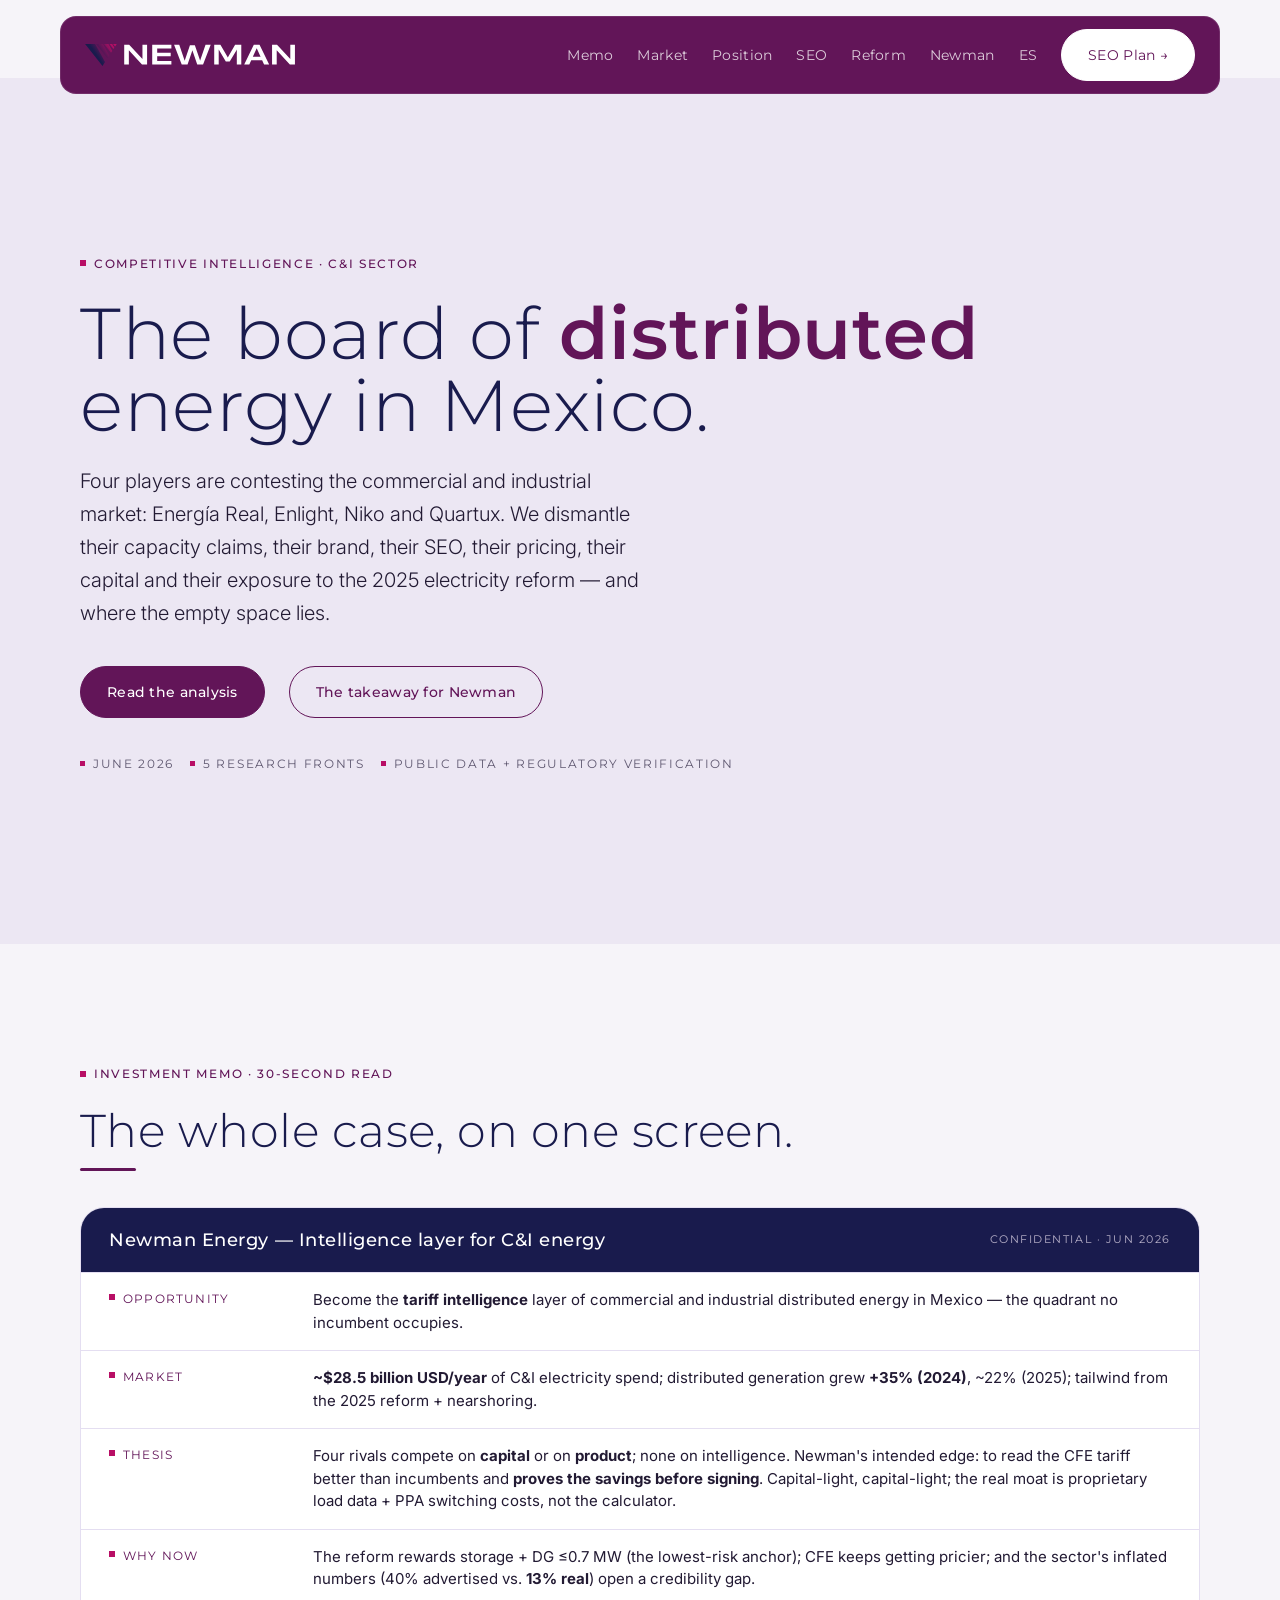
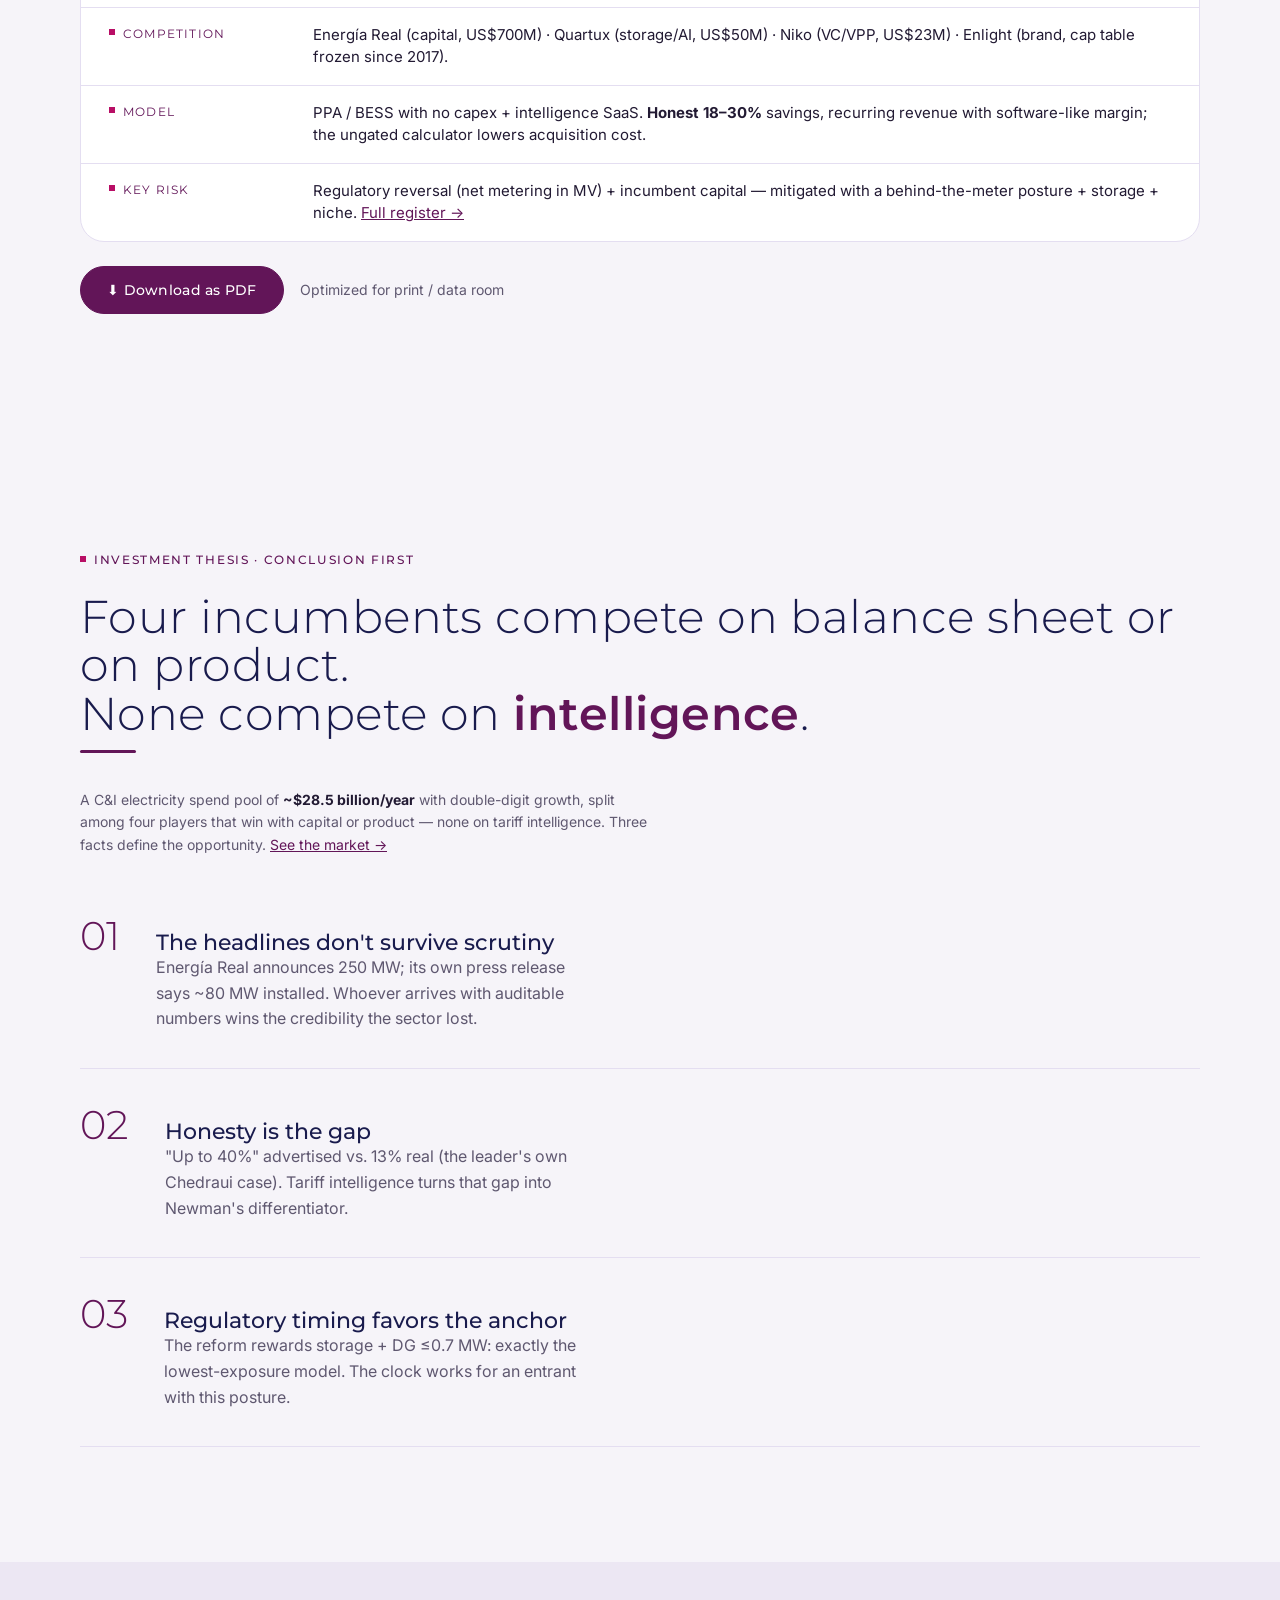
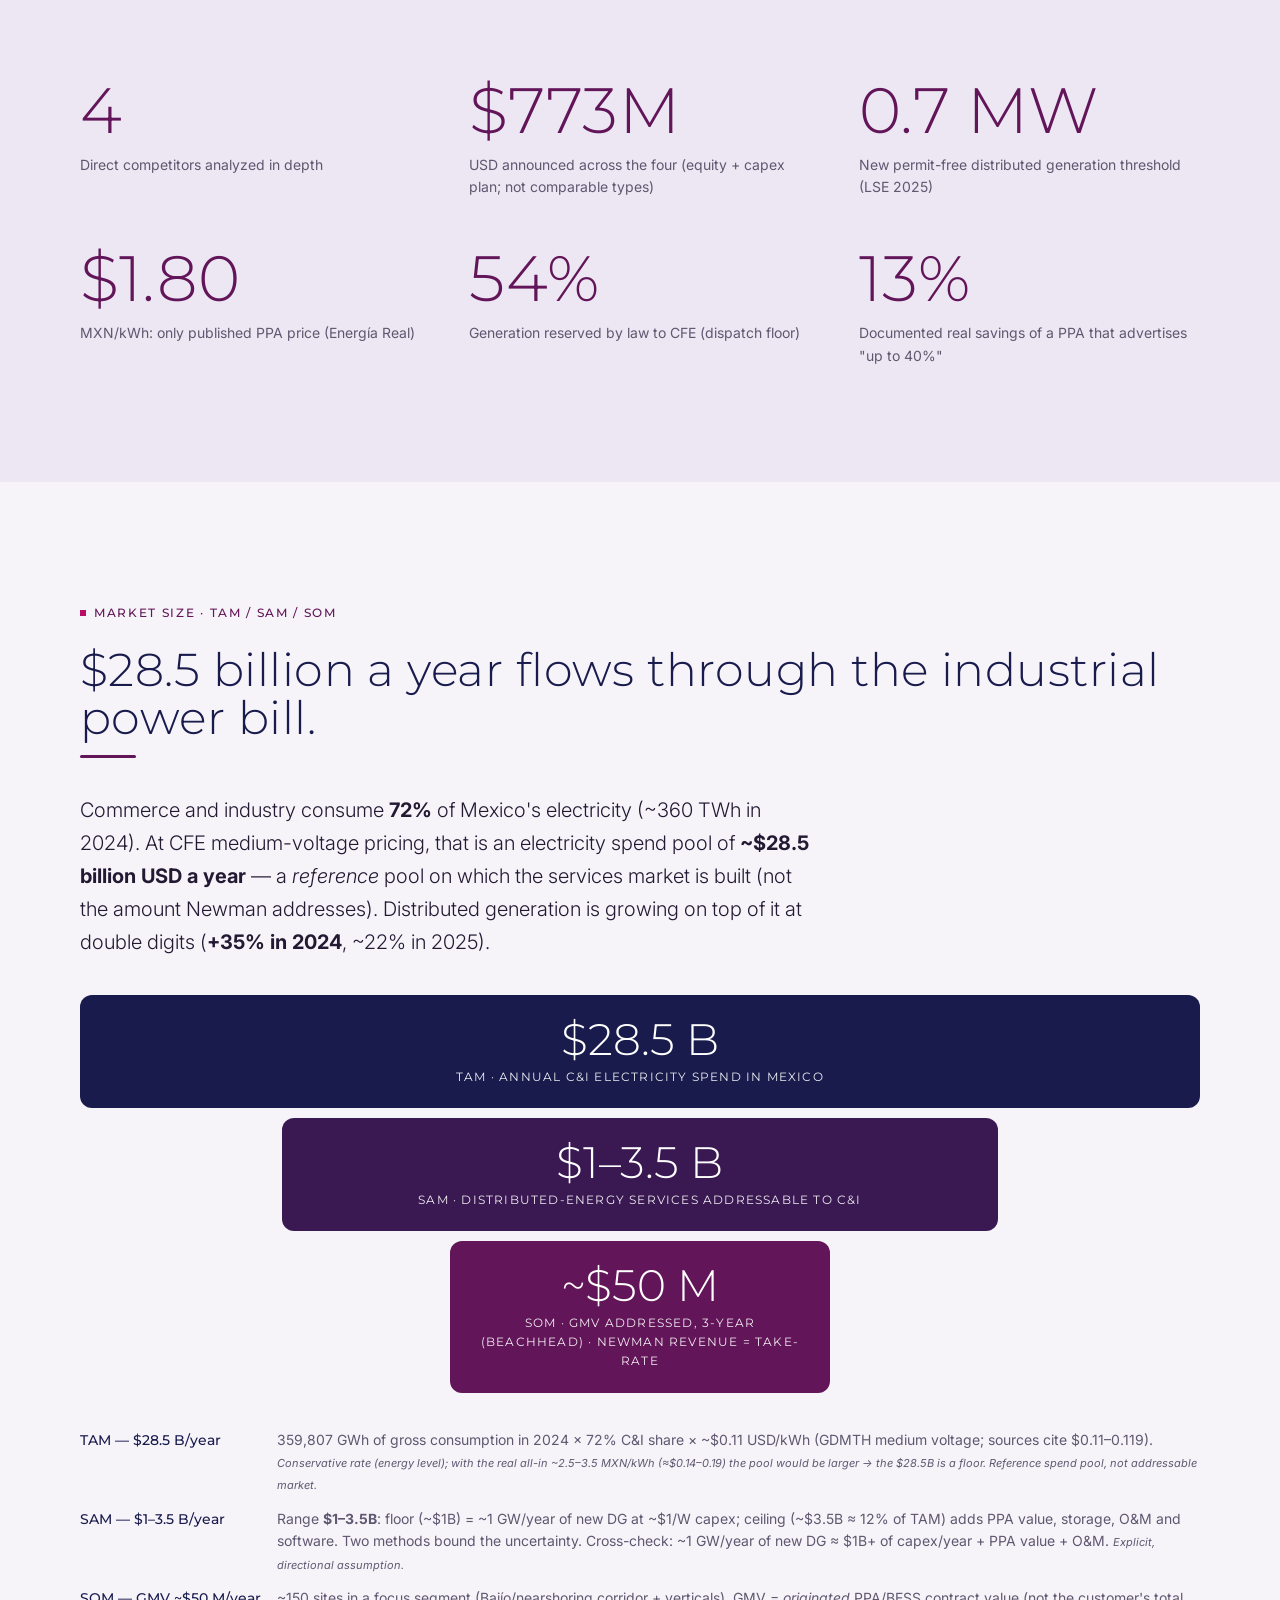
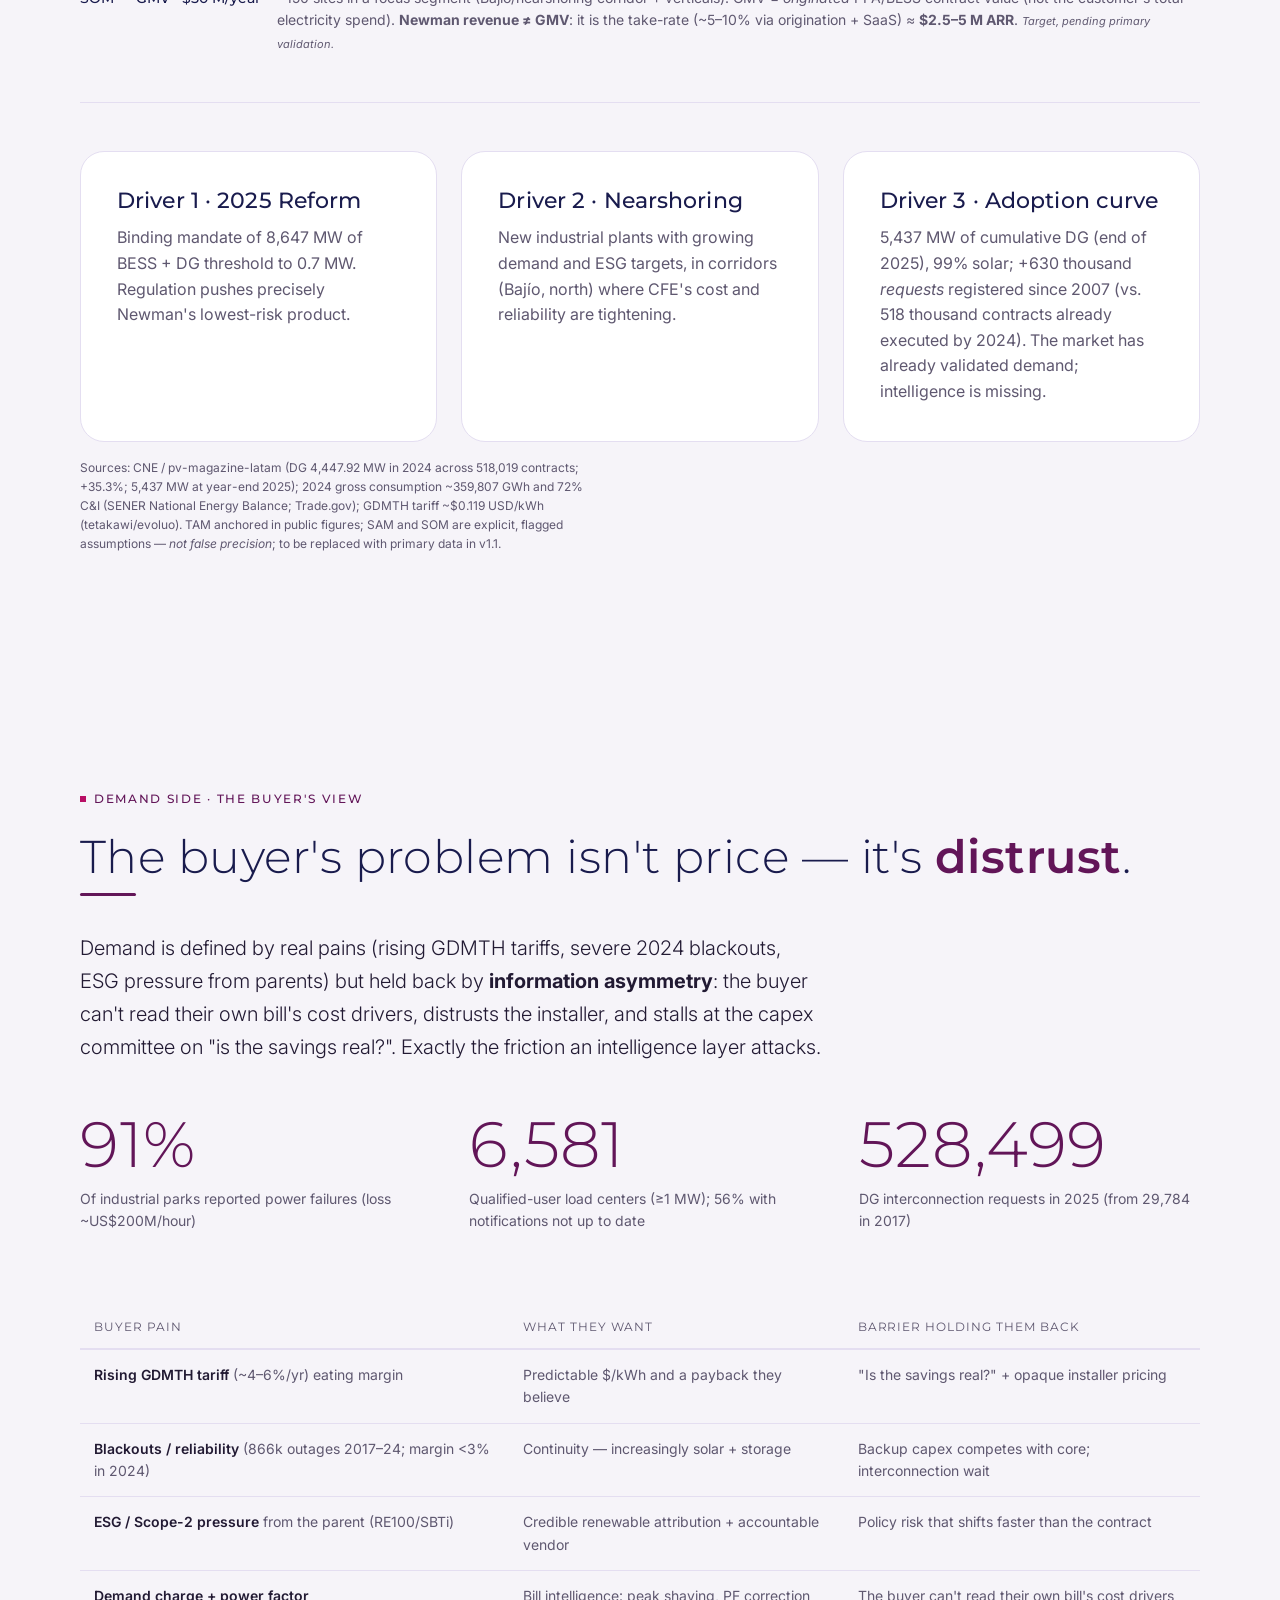
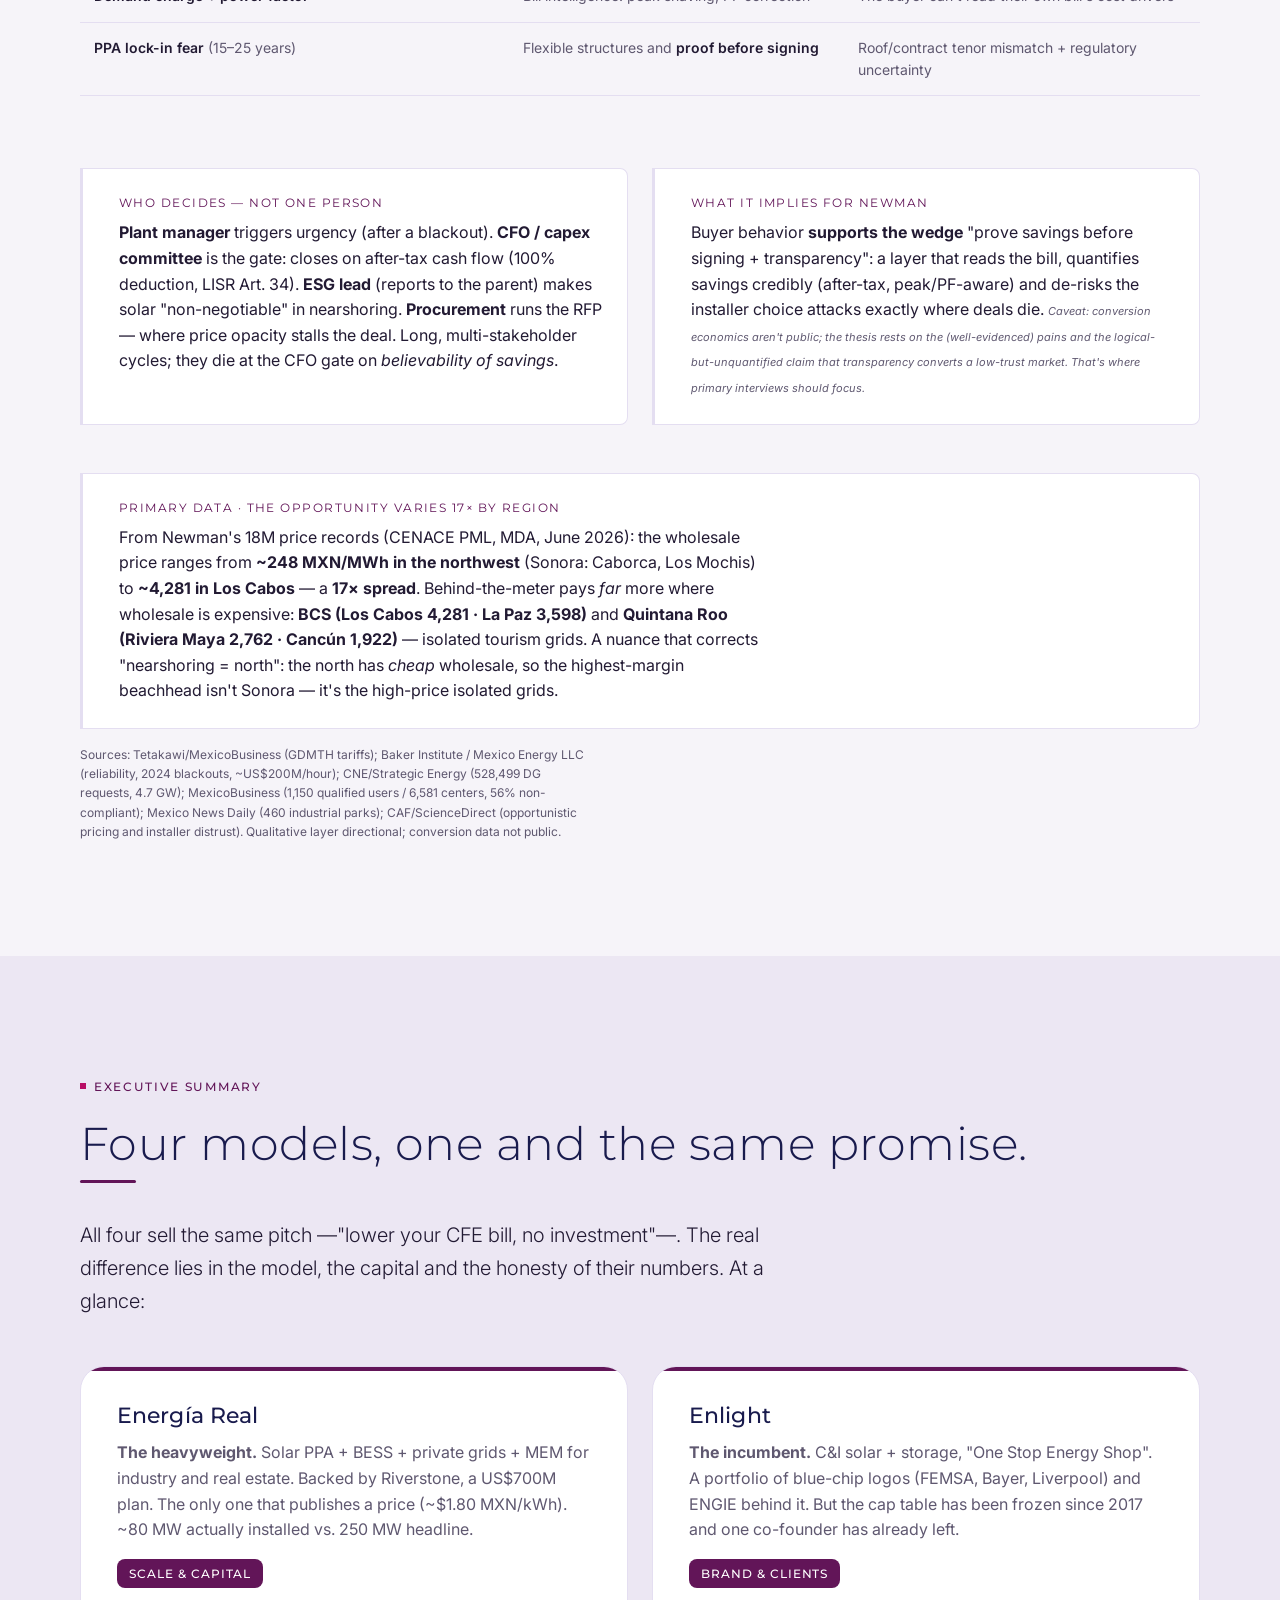
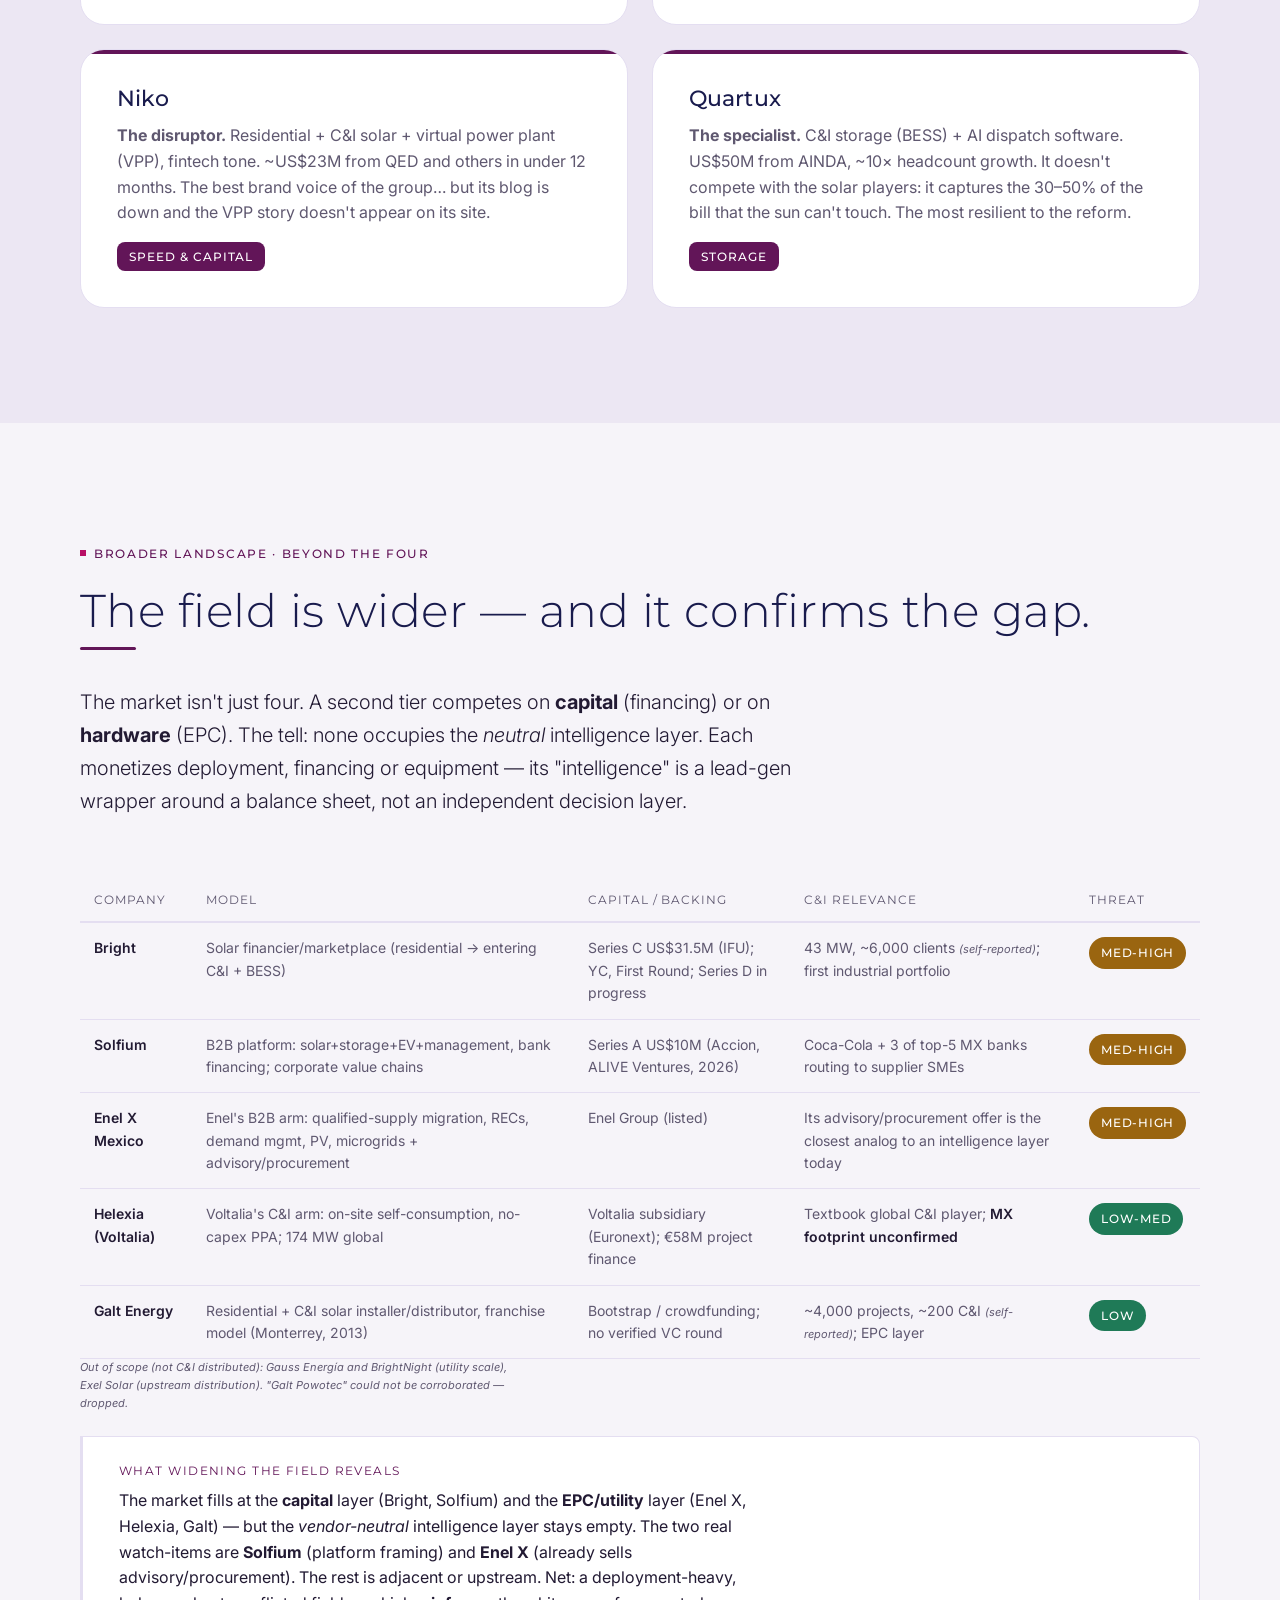
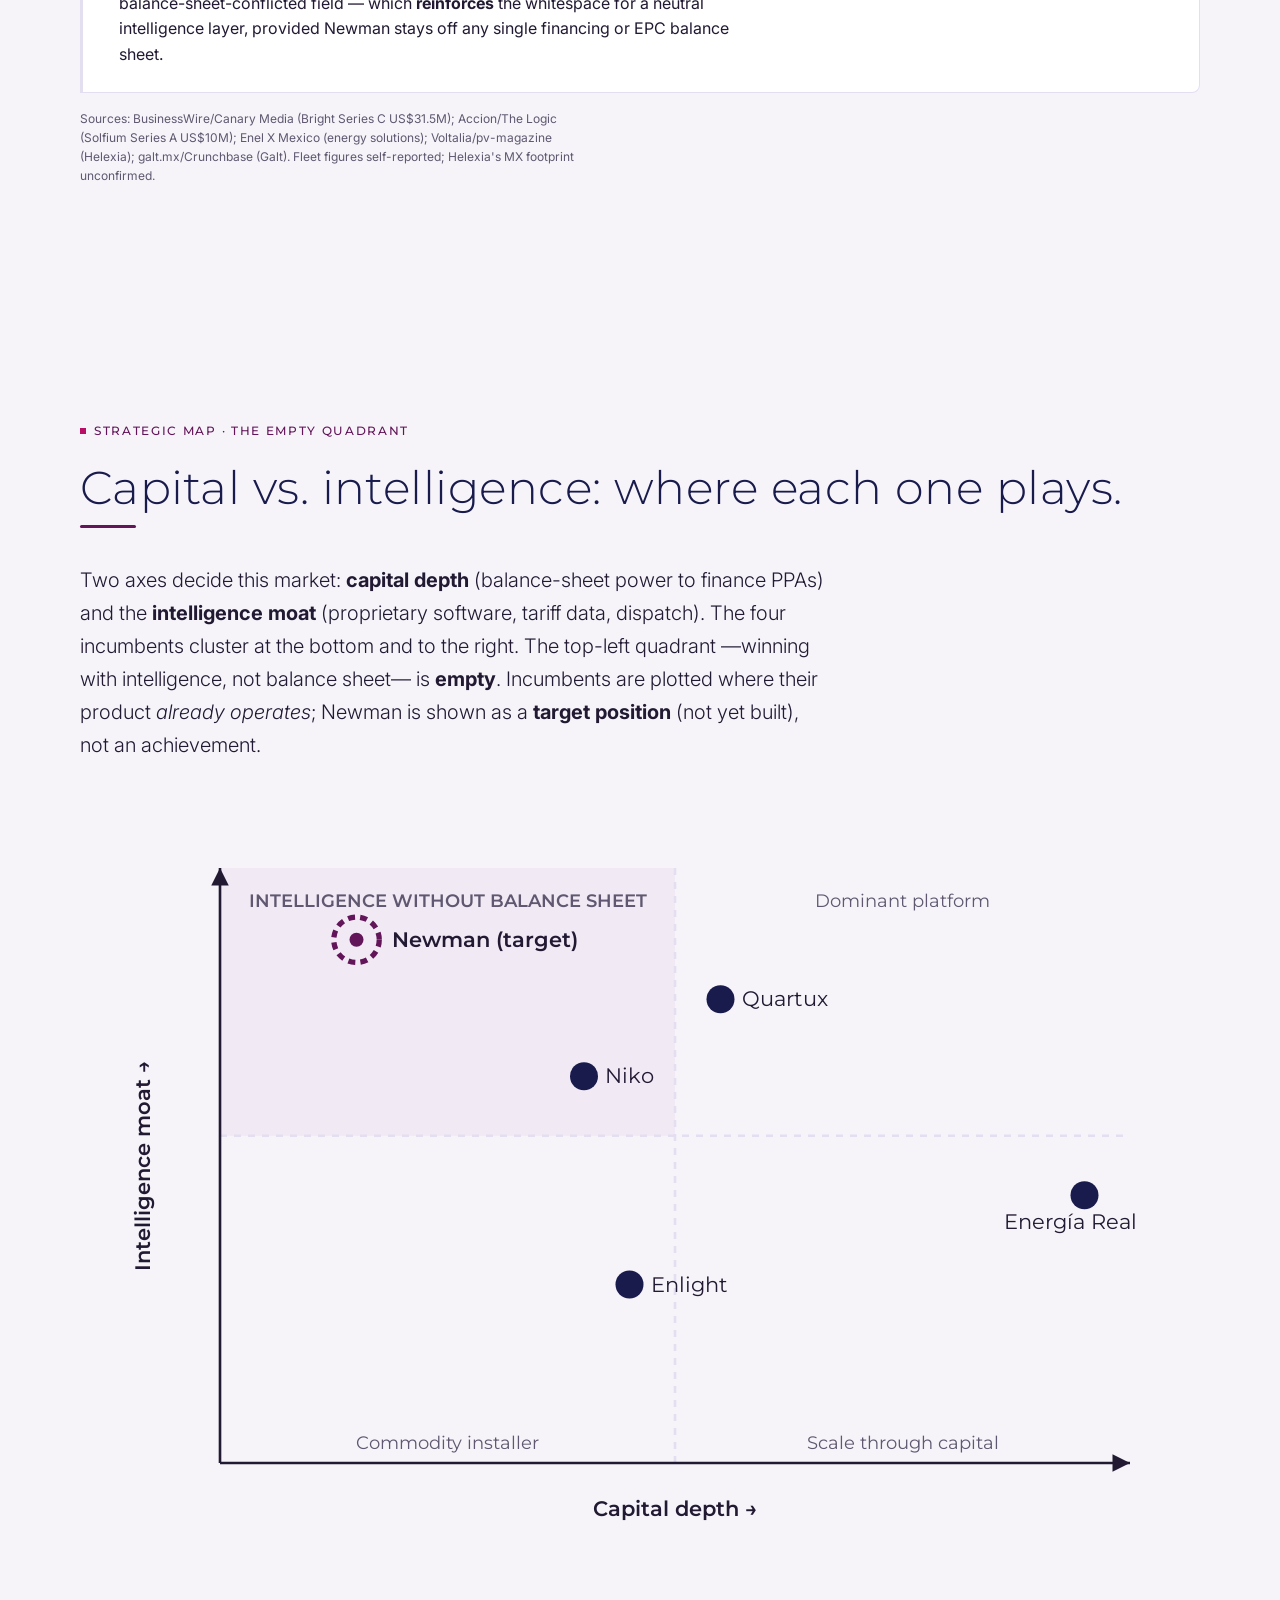
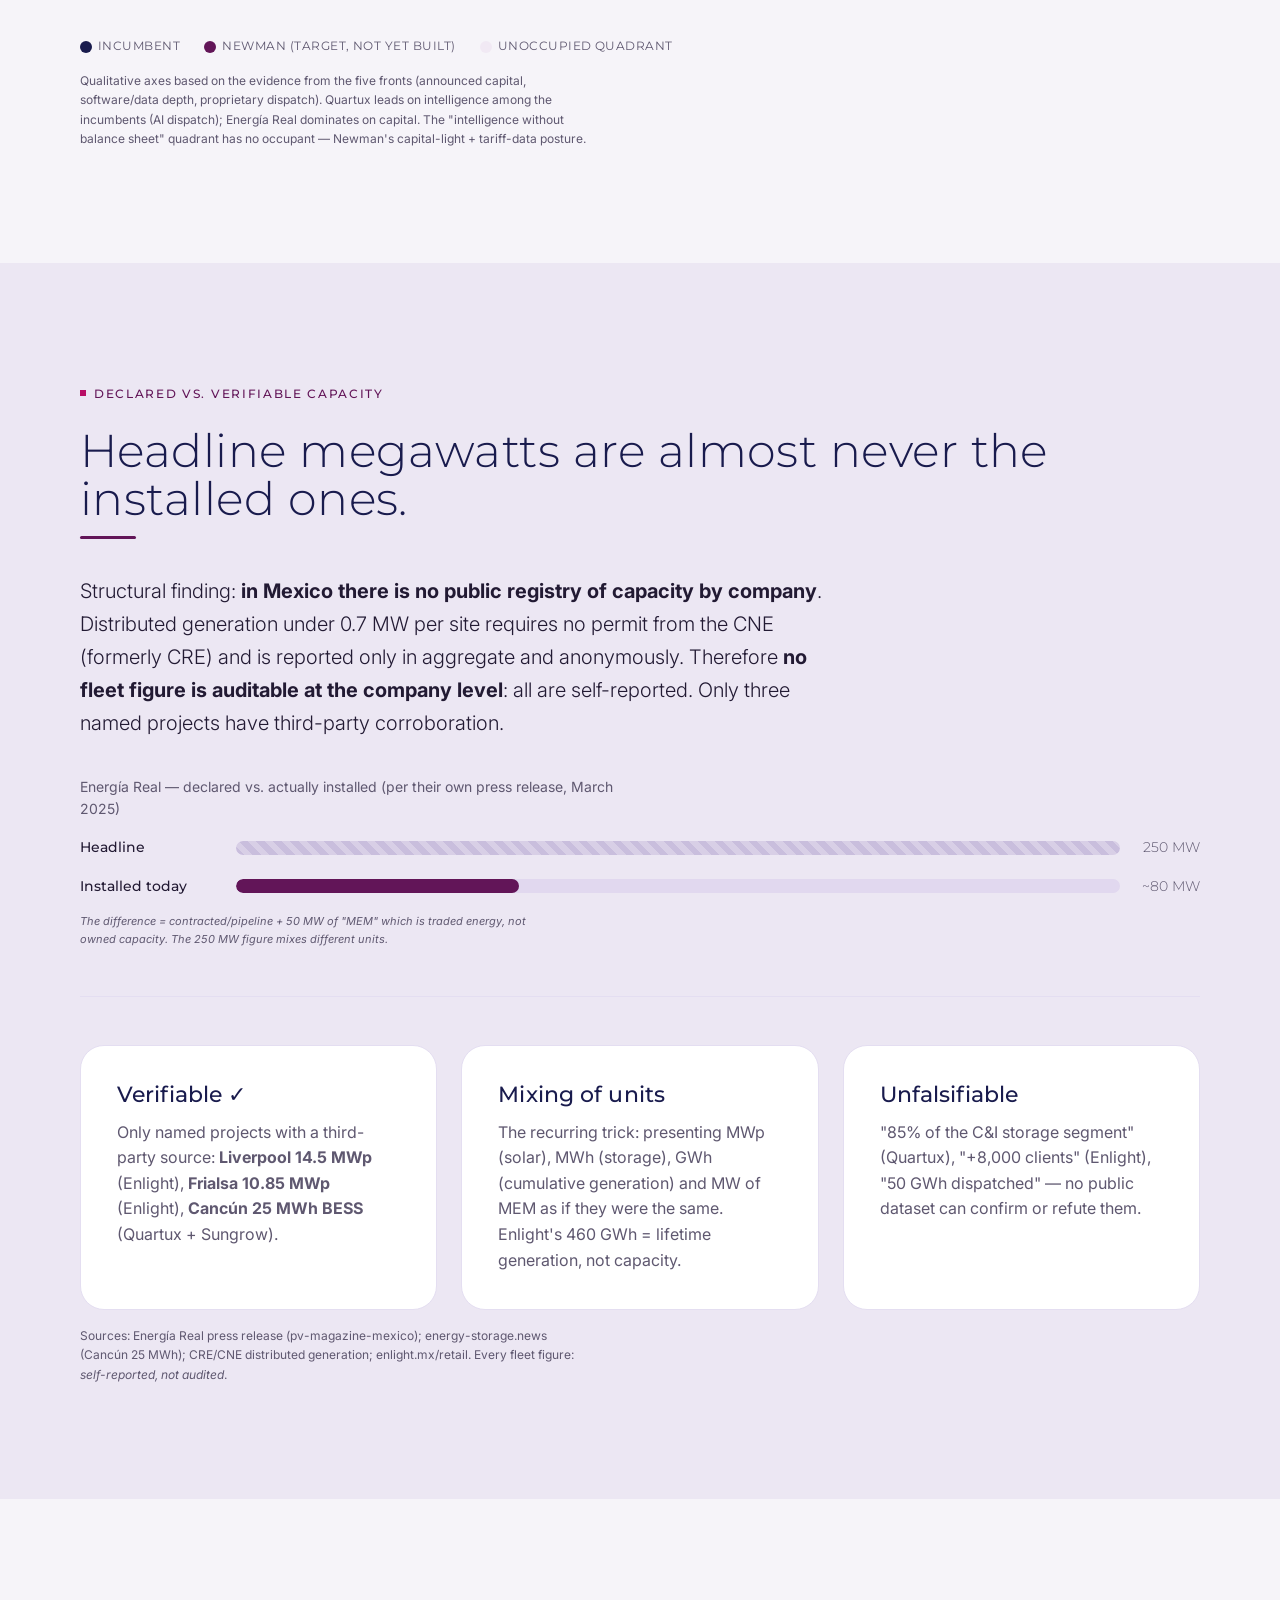
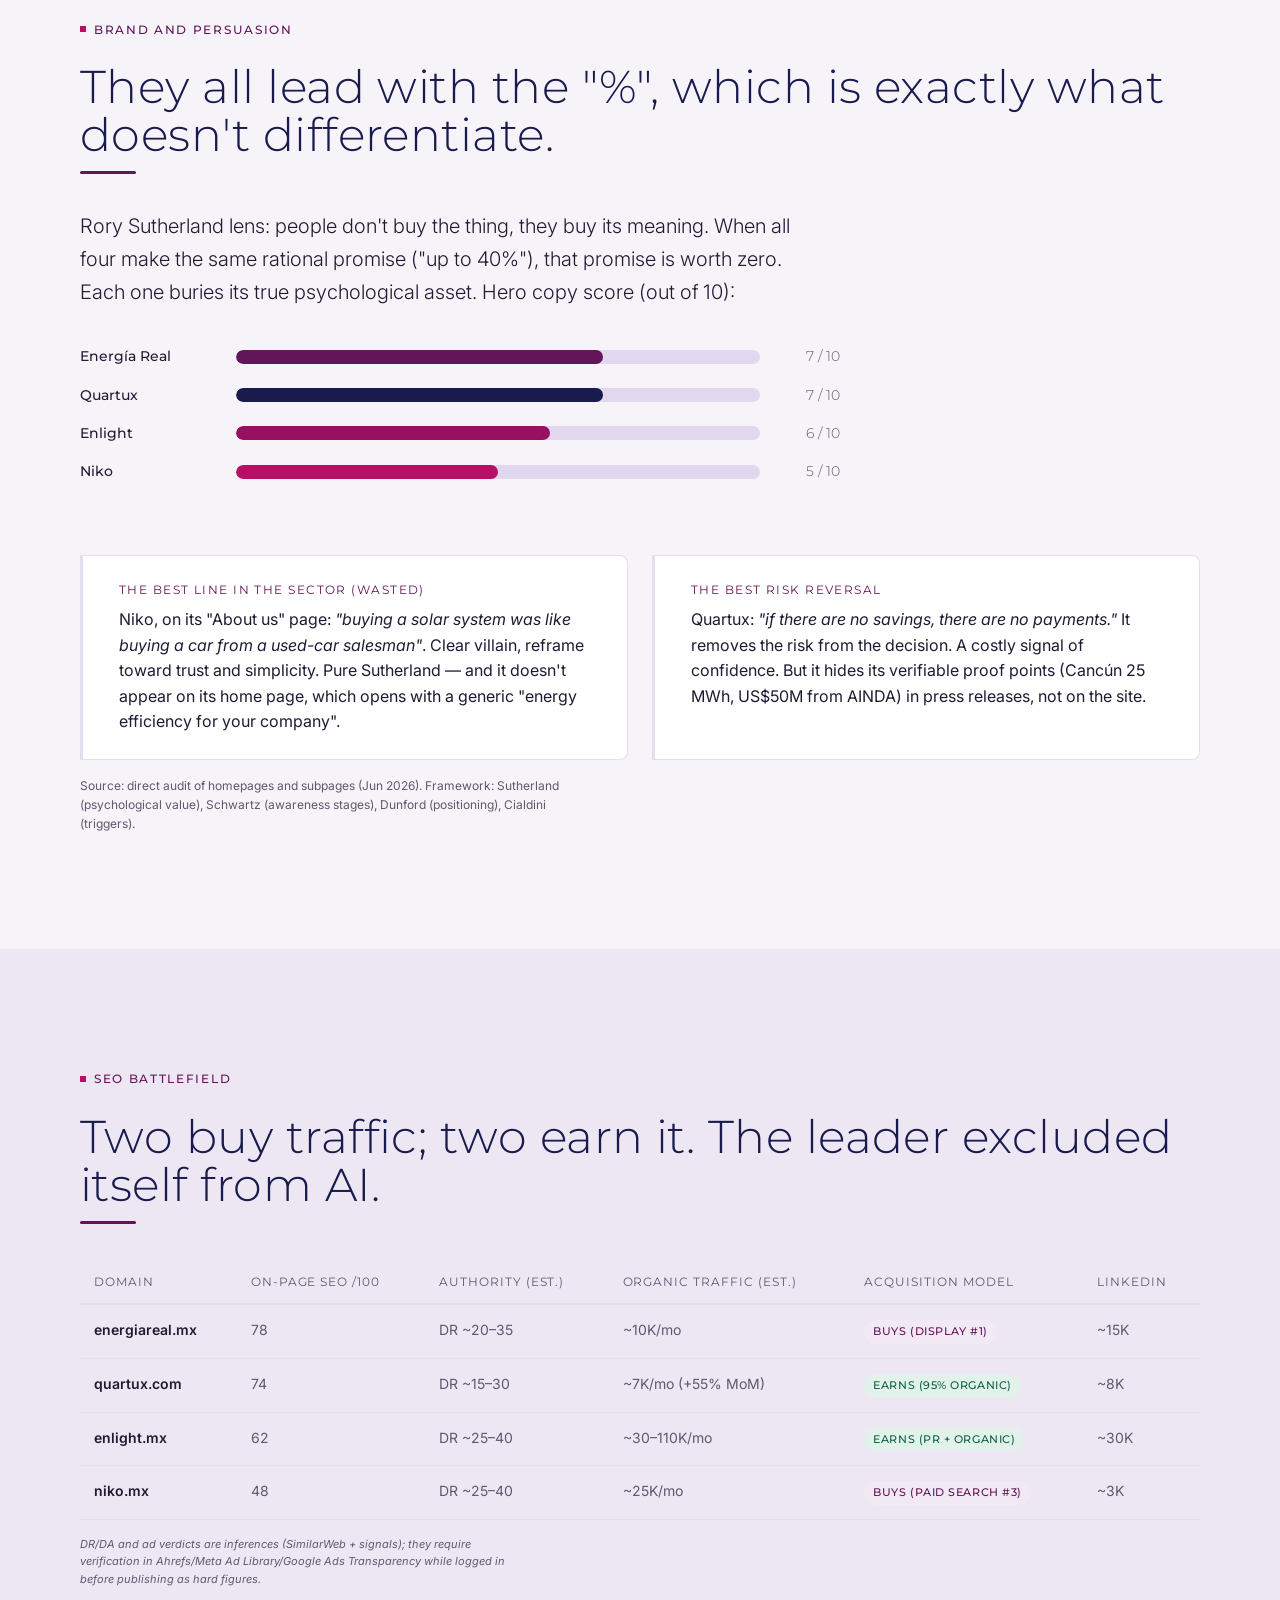
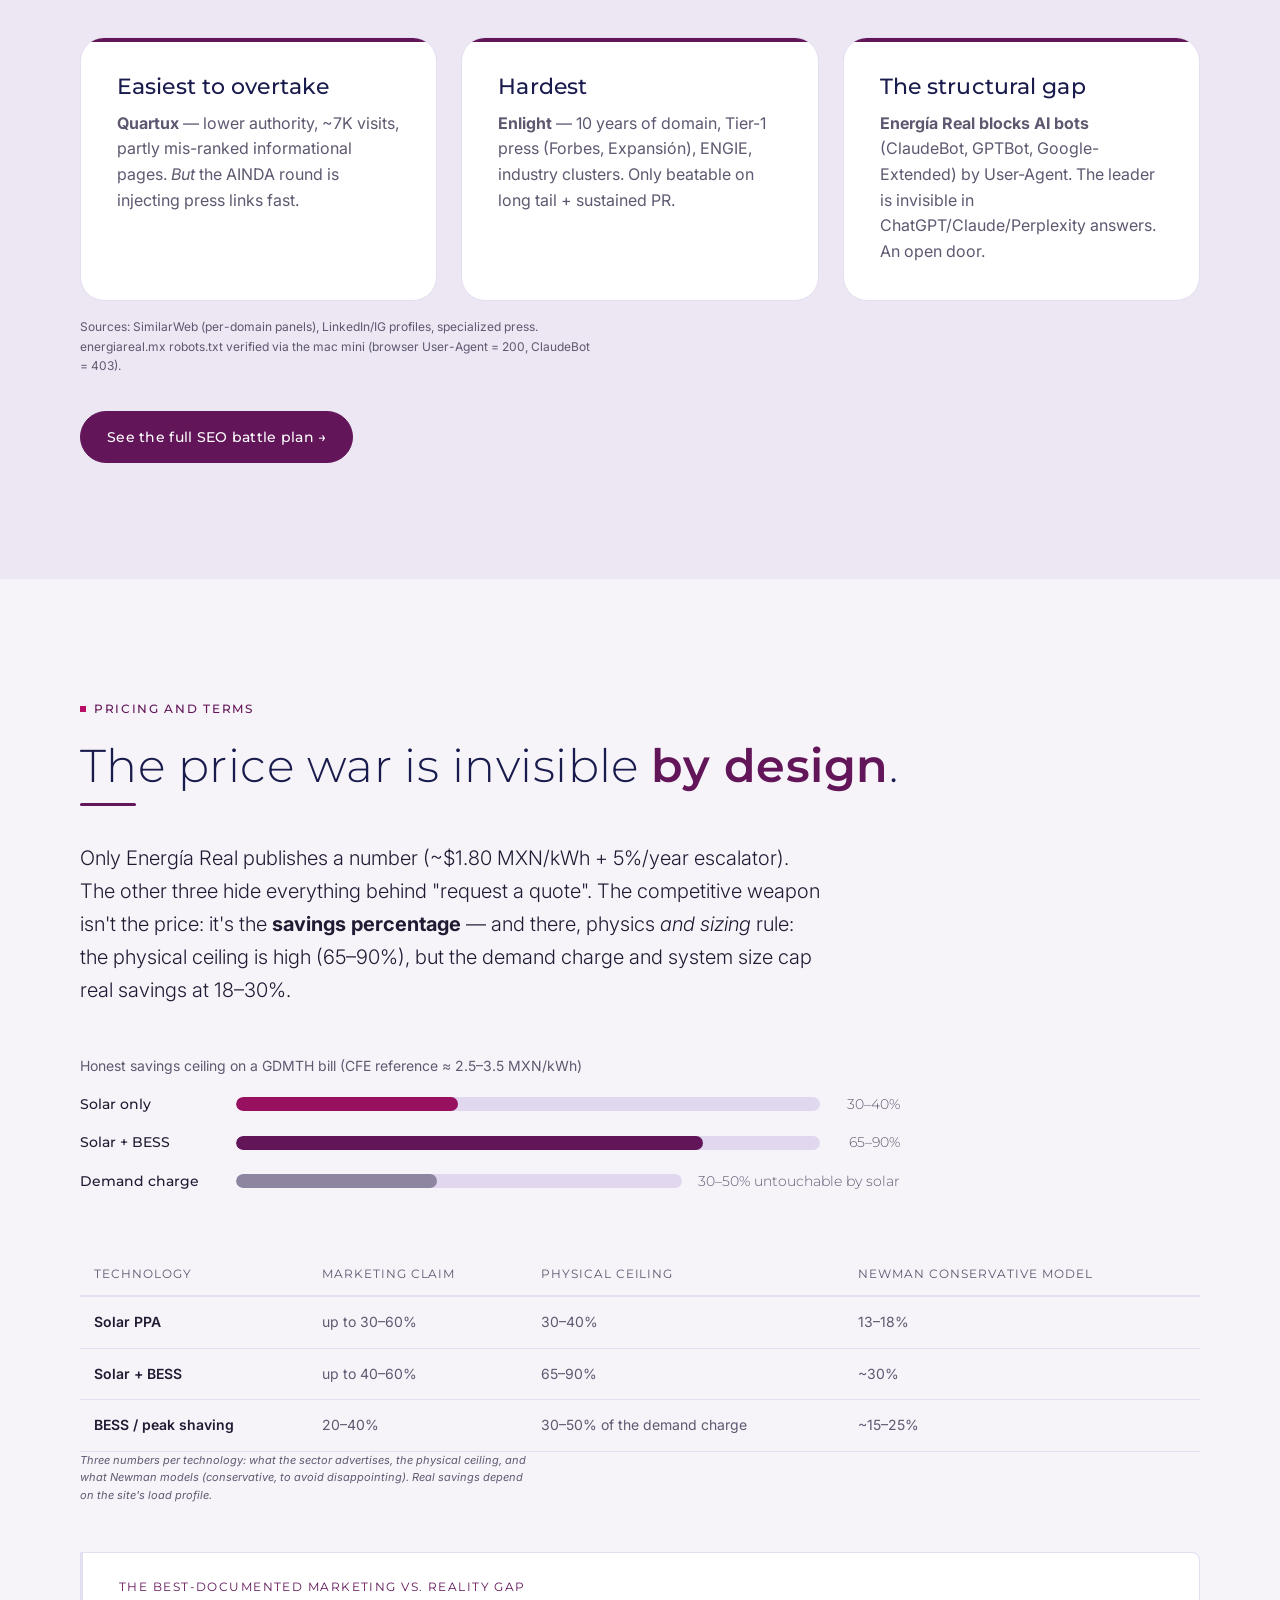
<file: en.html>
<!DOCTYPE html>
<html lang="en">
<head>
<meta charset="UTF-8">
<meta name="viewport" content="width=device-width, initial-scale=1.0">
<title>Competitive Intelligence · C&I Energy Mexico 2026 | Newman Energy</title>
<meta name="description" content="Competitive analysis of Mexico's C&I distributed energy sector 2026: Energía Real, Enlight, Niko and Quartux. Capacity, brand, SEO, pricing, capital and regulatory exposure. By Newman Energy.">
<meta property="og:title" content="Competitive Intelligence · C&I Energy Mexico 2026">
<meta property="og:description" content="Verified capacity, pricing, brand, SEO and the electricity reform. The 4 players in Mexico's C&I sector, analyzed.">
<meta property="og:type" content="article">
<meta property="og:url" content="https://lopezpalacios.github.io/newman-competitive-report/en.html">
<meta property="og:image" content="https://lopezpalacios.github.io/newman-competitive-report/og-image.jpg">
<meta name="twitter:card" content="summary_large_image">
<meta name="twitter:title" content="Competitive Intelligence · C&I Energy Mexico 2026">
<meta name="twitter:description" content="Verified capacity, pricing, brand, SEO and the 2025 reform. Mexico's four C&I energy players, dissected — and the gap Newman owns.">
<link rel="alternate" hreflang="es-mx" href="https://lopezpalacios.github.io/newman-competitive-report/">
<link rel="alternate" hreflang="en" href="https://lopezpalacios.github.io/newman-competitive-report/en.html">
<link rel="alternate" hreflang="x-default" href="https://lopezpalacios.github.io/newman-competitive-report/">
<link rel="preconnect" href="https://fonts.googleapis.com">
<link rel="preconnect" href="https://fonts.gstatic.com" crossorigin>
<link href="https://fonts.googleapis.com/css2?family=Montserrat:wght@200;300;400;500;600;700;800&family=Inter:wght@300;400;500;600&display=swap" rel="stylesheet">
<link rel="stylesheet" href="newman.css">
<style>
  /* ---- report-specific data-viz layer · v3 palette (solid accent, no gradient) ---- */
  .eyebrow-meta{display:flex;gap:var(--s-16);flex-wrap:wrap;font-family:var(--display);font-size:var(--text-label);letter-spacing:.14em;text-transform:uppercase;color:var(--muted);margin-top:var(--s-36)}
  .eyebrow-meta span{display:inline-flex;align-items:center;gap:var(--s-8)}
  .eyebrow-meta span::before{content:"";width:5px;height:5px;background:var(--magenta)}

  /* card with thin accent top edge (replaces old gradient card) */
  .card-top{position:relative;overflow:hidden}
  .card-top::before{content:"";position:absolute;inset:0 0 auto 0;height:4px;background:var(--accent)}

  /* horizontal bar chart */
  .chart{margin-top:var(--s-36)}
  .bar-row{display:grid;grid-template-columns:140px 1fr auto;align-items:center;gap:var(--s-16);margin-bottom:var(--s-16)}
  .bar-row .lbl{font-family:var(--display);font-size:var(--text-body-sm);font-weight:var(--w-med);color:var(--text)}
  .bar-track{position:relative;height:14px;background:#e1d8ef;border-radius:var(--r-pill);overflow:hidden}
  .bar-fill{position:absolute;inset:0 auto 0 0;width:0;border-radius:var(--r-pill);transition:width .9s cubic-bezier(.22,1,.36,1)}
  .bar-row .val{font-family:var(--display);font-size:var(--text-body-sm);font-weight:var(--w-light);color:var(--muted);min-width:64px;text-align:right}
  .bar-track.dual .bar-fill.claim{background:repeating-linear-gradient(45deg,#c9bedd,#c9bedd 6px,#d8cfe6 6px,#d8cfe6 12px);z-index:1}
  .bar-track.dual .bar-fill.real{background:var(--accent);z-index:2}
  .c-er{background:#621558}.c-en{background:#981060}.c-ni{background:#B80E65}.c-qx{background:#191B4D}.c-nm{background:#621558}.c-grey{background:#8E86A0}

  /* exposure heatmap matrix */
  .matrix{width:100%;border-collapse:separate;border-spacing:6px;margin-top:var(--s-24)}
  .matrix th{font-family:var(--display);font-weight:var(--w-reg);font-size:var(--text-label);letter-spacing:.1em;text-transform:uppercase;color:var(--muted);text-align:left;padding:8px}
  .matrix td{padding:14px 16px;border-radius:var(--r-sm);font-size:var(--text-body-sm);vertical-align:top;color:var(--muted)}
  .matrix td.co{font-family:var(--display);font-weight:var(--w-med);color:#fff;min-width:120px}
  .risk{font-family:var(--display);font-weight:var(--w-med);font-size:var(--text-label);letter-spacing:.06em;text-transform:uppercase;color:#fff;padding:6px 12px;border-radius:var(--r-pill);display:inline-block;white-space:nowrap}
  .risk.low{background:#1f7a57}.risk.med{background:#9a6510}.risk.high{background:#b3382c}.risk.adv{background:#0d6347}

  /* persuasion score dots */
  .score{display:inline-flex;gap:4px;vertical-align:middle}
  .score i{width:11px;height:11px;border-radius:50%;background:#ded5ea;display:inline-block}
  .score i.on{background:var(--accent)}

  /* data table */
  .dtable{width:100%;border-collapse:collapse;margin-top:var(--s-24);font-size:var(--text-body-sm)}
  .dtable th{font-family:var(--display);font-weight:var(--w-reg);font-size:var(--text-label);letter-spacing:.08em;text-transform:uppercase;color:var(--muted);text-align:left;padding:12px 14px;border-bottom:2px solid var(--line)}
  .dtable td{padding:14px 14px;border-bottom:1px solid var(--line);vertical-align:top;color:var(--muted)}
  .dtable tr:hover td{background:var(--accent-tint)}
  .dtable td strong{color:var(--text);font-weight:var(--w-semi)}
  .chip{display:inline-block;font-family:var(--display);font-size:11px;letter-spacing:.05em;text-transform:uppercase;padding:3px 9px;border-radius:var(--r-pill);font-weight:500}
  .chip.buy{background:var(--accent-tint);color:var(--accent)}.chip.earn{background:#e2f1ea;color:#0d6347}
  .chip.up{background:#e2f1ea;color:#0d6347}.chip.flat{background:#f6ece0;color:#8a5a06}

  /* callout */
  .callout{border-left:3px solid var(--accent);background:var(--surface);border:1px solid var(--line);border-left-width:3px;border-radius:0 var(--r-sm) var(--r-sm) 0;padding:var(--s-24) var(--s-24) var(--s-24) var(--s-36);margin-top:var(--s-24)}
  .callout .k{font-family:var(--display);font-size:var(--text-label);letter-spacing:.12em;text-transform:uppercase;color:var(--accent);display:block;margin-bottom:var(--s-8)}
  .callout p{color:var(--text)}

  /* network graph */
  .netwrap{margin-top:var(--s-36);overflow-x:auto}
  .netgraph{min-width:680px;width:100%;height:auto}
  .netgraph .edge{stroke:#cabfdd;stroke-width:1.5}
  .netgraph .edge.dim{stroke-dasharray:4 4;stroke:#d8cfe6}
  .netgraph .node-co{fill:#191B4D}
  .netgraph .node-inv{fill:#fff;stroke:#cabfdd;stroke-width:1.5}
  .netgraph .node-hw{fill:#F1E9F4;stroke:#621558;stroke-width:1.5}
  .netgraph text{font-family:var(--display);font-size:12px;fill:#221A33}
  .netgraph text.co{fill:#fff;font-weight:600}
  .netgraph text.sm{font-size:10px;fill:#5F5870}

  .legend{display:flex;gap:var(--s-24);flex-wrap:wrap;margin-top:var(--s-16);font-size:var(--text-label);color:var(--muted);font-family:var(--display);letter-spacing:.04em;text-transform:uppercase}
  .legend i{display:inline-block;width:12px;height:12px;border-radius:50%;margin-right:6px;vertical-align:middle}
  .conf{font-size:11px;color:var(--muted);font-style:italic}
  .src{font-size:12px;color:var(--muted);margin-top:var(--s-16)}
  .src a{color:var(--accent)}
  .tl-rule{height:1px;background:var(--line);margin:var(--s-48) 0;border:0}
  /* TAM/SAM/SOM funnel */
  .funnel{margin-top:var(--s-36);display:flex;flex-direction:column;gap:10px;align-items:center}
  .frow{position:relative;color:#fff;border-radius:var(--r-input);padding:22px 28px;text-align:center;transition:width .9s cubic-bezier(.22,1,.36,1)}
  .frow .v{font-family:var(--display);font-weight:var(--w-light);font-size:clamp(28px,4vw,44px);line-height:1}
  .frow .l{font-family:var(--display);font-size:12px;letter-spacing:.1em;text-transform:uppercase;margin-top:6px;opacity:.92}
  .frow.tam{width:100%;background:#191B4D}
  .frow.sam{width:64%;background:#3A1852}
  .frow.som{width:34%;background:#621558}
  .assume{display:grid;grid-template-columns:auto 1fr;gap:var(--s-12) var(--s-16);margin-top:var(--s-36);font-size:var(--text-body-sm)}
  .assume .t{font-family:var(--display);font-weight:var(--w-med);color:var(--navy);white-space:nowrap}
  .assume .d{color:var(--muted)}
  @media (max-width:860px){.bar-row{grid-template-columns:104px 1fr auto}.frow.sam,.frow.som{width:100%}.assume{grid-template-columns:1fr}.assume .t{margin-top:var(--s-8)}}
  /* references appendix */
  .refgroup{margin-bottom:var(--s-36)}
  .refgroup h4{font-family:var(--display);font-weight:var(--w-med);font-size:var(--text-label);letter-spacing:.1em;text-transform:uppercase;color:var(--accent);margin-bottom:var(--s-12);display:flex;align-items:center;gap:var(--s-8)}
  .refgroup h4::before{content:"";width:6px;height:6px;background:var(--magenta);flex:none}
  .ref{display:grid;grid-template-columns:30px 1fr;gap:var(--s-12);padding:10px 0;border-bottom:1px solid var(--line);font-size:var(--text-body-sm)}
  .ref .n{font-family:var(--display);color:var(--accent);font-weight:var(--w-semi)}
  .ref a{color:var(--accent);word-break:break-word}
  .ref .what{display:block;color:var(--muted);margin-top:3px;font-size:12.5px}
  /* investment memo card */
  .memo{border:1px solid var(--line);border-radius:var(--r-card);overflow:hidden;background:var(--surface);margin-top:var(--s-36)}
  .memo .head{background:var(--navy);color:#fff;padding:18px 28px;display:flex;justify-content:space-between;align-items:center;flex-wrap:wrap;gap:var(--s-8)}
  .memo .head .t{font-family:var(--display);font-weight:var(--w-med);letter-spacing:.03em;font-size:18px;color:#fff}
  .memo .head .tag{font-family:var(--display);font-size:11px;letter-spacing:.14em;text-transform:uppercase;color:var(--on-dark-muted)}
  .memo .row{display:grid;grid-template-columns:180px 1fr;gap:var(--s-24);padding:16px 28px;border-top:1px solid var(--line)}
  .memo .row .k{font-family:var(--display);font-size:12px;letter-spacing:.1em;text-transform:uppercase;color:var(--accent);display:flex;align-items:flex-start;gap:var(--s-8)}
  .memo .row .k::before{content:"";width:6px;height:6px;background:var(--magenta);flex:none;margin-top:5px}
  .memo .row .v{color:var(--text);font-size:15px;line-height:1.5}
  @media (max-width:860px){.memo .row{grid-template-columns:1fr;gap:6px}}
  /* print / PDF — clean export for the deal room */
  @media print{
    .nav,.toasts,.skip,.cta,.hero .eyebrow-meta{display:none!important}
    *{-webkit-print-color-adjust:exact;print-color-adjust:exact}
    body{background:#fff}
    .section{padding-block:22px!important}
    .hero,.panel{background:#fff!important}
    .hero .wrap{padding-block:24px!important}
    h1{font-size:34px!important}
    .h-lg{font-size:26px!important}
    .card,.callout,.dtable,.memo,.funnel,.netgraph,.stats,.principle,.assume{break-inside:avoid}
    h2,h3,h4,.kicker{break-after:avoid}
    .footer{background:#fff!important}
    .footer a,.footer .muted,.footer .caps,.footer .end{color:#333!important}
    a{text-decoration:none}
    #fuentes{break-before:page}
  }
</style>
</head>
<body>
<a href="#main" class="skip">Skip to content</a>

<!-- ===================== NAV ===================== -->
<nav class="nav" aria-label="Primary">
  <div class="row">
    <a href="#top" class="brand" aria-label="Newman Energy — home">
      <svg viewBox="0 0 1865.2 185.03" height="20" role="img" aria-label="Newman">
        <defs><linearGradient id="nm" x1="65.13" y1="98.26" x2="220.81" y2="-6.74" gradientUnits="userSpaceOnUse">
          <stop offset=".15" stop-color="#191b4d"/><stop offset="1" stop-color="#b80e65"/></linearGradient></defs>
        <g class="word" fill="#fff">
          <path d="M329.74,6.8h41.71l111.77,119.15V6.8h38.95v165.93h-42.87l-110.39-119.15v119.15h-39.18V6.8Z"/>
          <path d="M607.21,37.45v36.41h113.62v28.12h-113.62v40.1h119.38v30.65h-161.32V6.8h161.32v30.65h-119.38Z"/>
          <path d="M1057.29,6.8l-64.3,165.93h-49.09l-38.03-111.77-2.77-8.99-2.54,8.99-38.03,111.77h-49.09L749.16,6.8h43.56l45.63,133.44,44.25-129.06h41.25l41.25,120.07,3,8.99,3.22-9.22,42.41-124.22h43.56Z"/>
          <path d="M1086.78,6.8h52.08l57.85,99.1,4.15,6.68,61.76-105.78h51.86v165.93h-37.57V47.13l-5.07,8.76-54.62,90.8h-32.96l-59.69-99.56v125.6h-37.79V6.8Z"/>
          <path d="M1489.85,136.78h-91.49l-16.36,35.95h-42.87L1419.79,6.8h48.17l80.89,165.93h-42.63l-16.36-35.95ZM1476.72,107.97l-32.5-71.44-32.73,71.44h65.22Z"/>
          <path d="M1573.27,6.8h41.71l111.77,119.15V6.8h38.95v165.93h-42.87l-110.39-119.15v119.15h-39.18V6.8Z"/>
        </g>
        <g fill="url(#nm)">
          <polygon points="2.47 3.06 0 0 85.76 0 86.47 1.3 168.41 152.36 147.28 185.03 2.47 3.06"/>
          <polygon points="95.54 3.04 93.17 0 151.49 0 152.2 1.33 204.39 96.74 188.98 120.56 95.54 3.04"/>
          <polygon points="161.87 3.07 159.39 0 197.72 0 198.42 1.33 229.39 58.08 218.74 74.54 161.87 3.07"/>
          <polygon points="205.52 0 228.73 0 246.42 31.75 239.32 42.72 205.52 0"/>
          <polygon points="236.11 0 266.95 0 253.06 21.48 236.11 0"/>
        </g>
      </svg>
    </a>
    <div class="links">
      <a href="#memo-inversion">Memo</a>
      <a href="#mercado">Market</a>
      <a href="#posicionamiento">Position</a>
      <a href="#seo">SEO</a>
      <a href="#reforma">Reform</a>
      <a href="#newman">Newman</a>
      <a href="index.html" aria-label="Versión en español">ES</a>
      <a href="seo.html" class="btn">SEO Plan →</a>
    </div>
    <button class="burger" aria-label="Menu" aria-expanded="false">☰</button>
  </div>
</nav>

<main id="main">
<span id="top"></span>

<!-- ===================== HERO ===================== -->
<header class="hero">
  <div class="wrap">
    <p class="kicker">Competitive Intelligence · C&I Sector</p>
    <h1>The board of <b>distributed</b><br>energy in Mexico.</h1>
    <p class="lead">Four players are contesting the commercial and industrial market: Energía Real, Enlight, Niko and Quartux. We dismantle their capacity claims, their brand, their SEO, their pricing, their capital and their exposure to the 2025 electricity reform — and where the empty space lies.</p>
    <div class="cta">
      <a href="#resumen" class="btn">Read the analysis</a>
      <a href="#newman" class="btn-outline">The takeaway for Newman</a>
    </div>
    <div class="eyebrow-meta">
      <span>June 2026</span>
      <span>5 research fronts</span>
      <span>Public data + regulatory verification</span>
    </div>
  </div>
</header>

<!-- ===================== MEMO DE INVERSIÓN (30 SEG) ===================== -->
<section class="section" id="memo-inversion">
  <div class="wrap">
    <p class="kicker">Investment memo · 30-second read</p>
    <h2 class="h-lg">The whole case, on one screen.</h2>
    <div class="section-rule"></div>
    <div class="memo" data-reveal>
      <div class="head"><span class="t">Newman Energy — Intelligence layer for C&I energy</span><span class="tag">Confidential · Jun 2026</span></div>
      <div class="row"><div class="k">Opportunity</div><div class="v">Become the <strong>tariff intelligence</strong> layer of commercial and industrial distributed energy in Mexico — the quadrant no incumbent occupies.</div></div>
      <div class="row"><div class="k">Market</div><div class="v"><strong>~$28.5 billion USD/year</strong> of C&I electricity spend; distributed generation grew <strong>+35% (2024)</strong>, ~22% (2025); tailwind from the 2025 reform + nearshoring.</div></div>
      <div class="row"><div class="k">Thesis</div><div class="v">Four rivals compete on <strong>capital</strong> or on <strong>product</strong>; none on intelligence. Newman's intended edge: to read the CFE tariff better than incumbents and <strong>proves the savings before signing</strong>. Capital-light, capital-light; the real moat is proprietary load data + PPA switching costs, not the calculator.</div></div>
      <div class="row"><div class="k">Why now</div><div class="v">The reform rewards storage + DG ≤0.7 MW (the lowest-risk anchor); CFE keeps getting pricier; and the sector's inflated numbers (40% advertised vs. <strong>13% real</strong>) open a credibility gap.</div></div>
      <div class="row"><div class="k">Competition</div><div class="v">Energía Real (capital, US$700M) · Quartux (storage/AI, US$50M) · Niko (VC/VPP, US$23M) · Enlight (brand, cap table frozen since 2017).</div></div>
      <div class="row"><div class="k">Model</div><div class="v">PPA / BESS with no capex + intelligence SaaS. <strong>Honest 18–30%</strong> savings, recurring revenue with software-like margin; the ungated calculator lowers acquisition cost.</div></div>
      <div class="row"><div class="k">Key risk</div><div class="v">Regulatory reversal (net metering in MV) + incumbent capital — mitigated with a behind-the-meter posture + storage + niche. <a href="#riesgos" style="color:var(--accent)">Full register →</a></div></div>
    </div>
    <div style="margin-top:var(--s-24);display:flex;gap:var(--s-16);align-items:center;flex-wrap:wrap">
      <button class="btn" onclick="window.print()">⬇ Download as PDF</button>
      <span class="muted">Optimized for print / data room</span>
    </div>
  </div>
</section>

<!-- ===================== TESIS DE INVERSIÓN (BLUF) ===================== -->
<section class="section" id="tesis-inversion">
  <div class="wrap">
    <p class="kicker">Investment thesis · Conclusion first</p>
    <h2 class="h-lg">Four incumbents compete on balance sheet or on product.<br>None compete on <b style="color:var(--accent);font-weight:var(--w-semi)">intelligence</b>.</h2>
    <div class="section-rule"></div>
    <p class="muted" style="max-width:64ch;margin-bottom:var(--s-36)">A C&I electricity spend pool of <strong style="color:var(--text)">~$28.5 billion/year</strong> with double-digit growth, split among four players that win with capital or product — none on tariff intelligence. Three facts define the opportunity. <a href="#mercado" style="color:var(--accent)">See the market →</a></p>
        <div class="principles" style="border-top:0">
          <div class="principle" style="padding-top:0"><div class="idx">01</div><div><h3>The headlines don't survive scrutiny</h3><p>Energía Real announces 250 MW; its own press release says ~80 MW installed. Whoever arrives with auditable numbers wins the credibility the sector lost.</p></div></div>
          <div class="principle"><div class="idx">02</div><div><h3>Honesty is the gap</h3><p>"Up to 40%" advertised vs. 13% real (the leader's own Chedraui case). Tariff intelligence turns that gap into Newman's differentiator.</p></div></div>
          <div class="principle"><div class="idx">03</div><div><h3>Regulatory timing favors the anchor</h3><p>The reform rewards storage + DG ≤0.7 MW: exactly the lowest-exposure model. The clock works for an entrant with this posture.</p></div></div>
        </div>
  </div>
</section>

<!-- ===================== STAT BAND ===================== -->
<section class="section panel">
  <div class="wrap">
    <div class="stats" data-reveal>
      <div class="stat"><div class="num" data-to="4">0</div><small>Direct competitors analyzed in depth</small></div>
      <div class="stat"><div class="num" data-to="$773M">0</div><small>USD announced across the four (equity + capex plan; not comparable types)</small></div>
      <div class="stat"><div class="num" data-to="0.7 MW">0</div><small>New permit-free distributed generation threshold (LSE 2025)</small></div>
    </div>
    <div class="stats" data-reveal style="margin-top:var(--s-48)">
      <div class="stat"><div class="num" data-to="$1.80">0</div><small>MXN/kWh: only published PPA price (Energía Real)</small></div>
      <div class="stat"><div class="num" data-to="54%">0</div><small>Generation reserved by law to CFE (dispatch floor)</small></div>
      <div class="stat"><div class="num" data-to="13%">0</div><small>Documented real savings of a PPA that advertises "up to 40%"</small></div>
    </div>
  </div>
</section>

<!-- ===================== TAMAÑO DE MERCADO ===================== -->
<section class="section" id="mercado">
  <div class="wrap">
    <p class="kicker">Market size · TAM / SAM / SOM</p>
    <h2 class="h-lg">$28.5 billion a year flows through the industrial power bill.</h2>
    <div class="section-rule"></div>
    <p class="lead" style="max-width:62ch">Commerce and industry consume <strong>72%</strong> of Mexico's electricity (~360 TWh in 2024). At CFE medium-voltage pricing, that is an electricity spend pool of <strong>~$28.5 billion USD a year</strong> — a <em>reference</em> pool on which the services market is built (not the amount Newman addresses). Distributed generation is growing on top of it at double digits (<strong>+35% in 2024</strong>, ~22% in 2025).</p>

    <div class="funnel" data-reveal>
      <div class="frow tam"><div class="v">$28.5 B</div><div class="l">TAM · Annual C&I electricity spend in Mexico</div></div>
      <div class="frow sam"><div class="v">$1–3.5 B</div><div class="l">SAM · Distributed-energy services addressable to C&I</div></div>
      <div class="frow som"><div class="v">~$50 M</div><div class="l">SOM · GMV addressed, 3-year (beachhead) · Newman revenue = take-rate</div></div>
    </div>

    <div class="assume">
      <div class="t">TAM — $28.5 B/year</div>
      <div class="d">359,807 GWh of gross consumption in 2024 × 72% C&I share × ~$0.11 USD/kWh (GDMTH medium voltage; sources cite $0.11–0.119). <span class="conf">Conservative rate (energy level); with the real all-in ~2.5–3.5 MXN/kWh (≈$0.14–0.19) the pool would be larger → the $28.5B is a floor. Reference spend pool, not addressable market.</span></div>
      <div class="t">SAM — $1–3.5 B/year</div>
      <div class="d">Range <strong>$1–3.5B</strong>: floor (~$1B) = ~1 GW/year of new DG at ~$1/W capex; ceiling (~$3.5B ≈ 12% of TAM) adds PPA value, storage, O&M and software. Two methods bound the uncertainty. Cross-check: ~1 GW/year of new DG ≈ $1B+ of capex/year + PPA value + O&M. <span class="conf">Explicit, directional assumption.</span></div>
      <div class="t">SOM — GMV ~$50 M/year</div>
      <div class="d">~150 sites in a focus segment (Bajío/nearshoring corridor + verticals). GMV = <em>originated</em> PPA/BESS contract value (not the customer's total electricity spend). <strong>Newman revenue ≠ GMV</strong>: it is the take-rate (~5–10% via origination + SaaS) ≈ <strong>$2.5–5 M ARR</strong>. <span class="conf">Target, pending primary validation.</span></div>
    </div>

    <hr class="tl-rule">
    <div class="grid grid-3" data-reveal>
      <div class="card"><h3 style="font-size:var(--text-subheading)">Driver 1 · 2025 Reform</h3><p>Binding mandate of 8,647 MW of BESS + DG threshold to 0.7 MW. Regulation pushes precisely Newman's lowest-risk product.</p></div>
      <div class="card"><h3 style="font-size:var(--text-subheading)">Driver 2 · Nearshoring</h3><p>New industrial plants with growing demand and ESG targets, in corridors (Bajío, north) where CFE's cost and reliability are tightening.</p></div>
      <div class="card"><h3 style="font-size:var(--text-subheading)">Driver 3 · Adoption curve</h3><p>5,437 MW of cumulative DG (end of 2025), 99% solar; +630 thousand <em>requests</em> registered since 2007 (vs. 518 thousand contracts already executed by 2024). The market has already validated demand; intelligence is missing.</p></div>
    </div>
    <p class="src">Sources: CNE / pv-magazine-latam (DG 4,447.92 MW in 2024 across 518,019 contracts; +35.3%; 5,437 MW at year-end 2025); 2024 gross consumption ~359,807 GWh and 72% C&I (SENER National Energy Balance; Trade.gov); GDMTH tariff ~$0.119 USD/kWh (tetakawi/evoluo). TAM anchored in public figures; SAM and SOM are explicit, flagged assumptions — <em>not false precision</em>; to be replaced with primary data in v1.1.</p>
  </div>
</section>

<!-- ===================== DEMAND SIDE ===================== -->
<section class="section" id="demanda">
  <div class="wrap">
    <p class="kicker">Demand side · The buyer's view</p>
    <h2 class="h-lg">The buyer's problem isn't price — it's <b style="color:var(--accent);font-weight:var(--w-semi)">distrust</b>.</h2>
    <div class="section-rule"></div>
    <p class="lead" style="max-width:62ch">Demand is defined by real pains (rising GDMTH tariffs, severe 2024 blackouts, ESG pressure from parents) but held back by <strong>information asymmetry</strong>: the buyer can't read their own bill's cost drivers, distrusts the installer, and stalls at the capex committee on "is the savings real?". Exactly the friction an intelligence layer attacks.</p>

    <div class="stats" data-reveal style="margin-top:var(--s-48)">
      <div class="stat"><div class="num" data-to="91%">0</div><small>Of industrial parks reported power failures (loss ~US$200M/hour)</small></div>
      <div class="stat"><div class="num" data-to="6,581">0</div><small>Qualified-user load centers (≥1 MW); 56% with notifications not up to date</small></div>
      <div class="stat"><div class="num" data-to="528,499">0</div><small>DG interconnection requests in 2025 (from 29,784 in 2017)</small></div>
    </div>

    <div class="tablewrap" style="overflow-x:auto;margin-top:var(--s-48)">
    <table class="dtable" data-reveal style="min-width:720px">
      <thead><tr><th>Buyer pain</th><th>What they want</th><th>Barrier holding them back</th></tr></thead>
      <tbody>
        <tr><td><strong>Rising GDMTH tariff</strong> (~4–6%/yr) eating margin</td><td>Predictable $/kWh and a payback they believe</td><td>"Is the savings real?" + opaque installer pricing</td></tr>
        <tr><td><strong>Blackouts / reliability</strong> (866k outages 2017–24; margin &lt;3% in 2024)</td><td>Continuity — increasingly solar + storage</td><td>Backup capex competes with core; interconnection wait</td></tr>
        <tr><td><strong>ESG / Scope-2 pressure</strong> from the parent (RE100/SBTi)</td><td>Credible renewable attribution + accountable vendor</td><td>Policy risk that shifts faster than the contract</td></tr>
        <tr><td><strong>Demand charge + power factor</strong></td><td>Bill intelligence: peak shaving, PF correction</td><td>The buyer can't read their own bill's cost drivers</td></tr>
        <tr><td><strong>PPA lock-in fear</strong> (15–25 years)</td><td>Flexible structures and <strong>proof before signing</strong></td><td>Roof/contract tenor mismatch + regulatory uncertainty</td></tr>
      </tbody>
    </table>
    </div>

    <div class="grid grid-2" style="margin-top:var(--s-48)">
      <div class="callout" data-reveal>
        <span class="k">Who decides — not one person</span>
        <p><strong>Plant manager</strong> triggers urgency (after a blackout). <strong>CFO / capex committee</strong> is the gate: closes on after-tax cash flow (100% deduction, LISR Art. 34). <strong>ESG lead</strong> (reports to the parent) makes solar "non-negotiable" in nearshoring. <strong>Procurement</strong> runs the RFP — where price opacity stalls the deal. Long, multi-stakeholder cycles; they die at the CFO gate on <em>believability of savings</em>.</p>
      </div>
      <div class="callout" data-reveal>
        <span class="k">What it implies for Newman</span>
        <p>Buyer behavior <strong>supports the wedge</strong> "prove savings before signing + transparency": a layer that reads the bill, quantifies savings credibly (after-tax, peak/PF-aware) and de-risks the installer choice attacks exactly where deals die. <span class="conf">Caveat: conversion economics aren't public; the thesis rests on the (well-evidenced) pains and the logical-but-unquantified claim that transparency converts a low-trust market. That's where primary interviews should focus.</span></p>
      </div>
    </div>
    <div class="callout" data-reveal style="margin-top:var(--s-48)">
      <span class="k">Primary data · The opportunity varies 17× by region</span>
      <p>From Newman's 18M price records (CENACE PML, MDA, June 2026): the wholesale price ranges from <strong>~248 MXN/MWh in the northwest</strong> (Sonora: Caborca, Los Mochis) to <strong>~4,281 in Los Cabos</strong> — a <strong>17× spread</strong>. Behind-the-meter pays <em>far</em> more where wholesale is expensive: <strong>BCS (Los Cabos 4,281 · La Paz 3,598)</strong> and <strong>Quintana Roo (Riviera Maya 2,762 · Cancún 1,922)</strong> — isolated tourism grids. A nuance that corrects "nearshoring = north": the north has <em>cheap</em> wholesale, so the highest-margin beachhead isn't Sonora — it's the high-price isolated grids.</p>
    </div>
    <p class="src">Sources: Tetakawi/MexicoBusiness (GDMTH tariffs); Baker Institute / Mexico Energy LLC (reliability, 2024 blackouts, ~US$200M/hour); CNE/Strategic Energy (528,499 DG requests, 4.7 GW); MexicoBusiness (1,150 qualified users / 6,581 centers, 56% non-compliant); Mexico News Daily (460 industrial parks); CAF/ScienceDirect (opportunistic pricing and installer distrust). Qualitative layer directional; conversion data not public.</p>
  </div>
</section>

<!-- ===================== RESUMEN EJECUTIVO ===================== -->
<section class="section panel" id="resumen">
  <div class="wrap">
    <p class="kicker">Executive summary</p>
    <h2 class="h-lg">Four models, one and the same promise.</h2>
    <div class="section-rule"></div>
    <p class="lead" style="max-width:60ch">All four sell the same pitch —"lower your CFE bill, no investment"—. The real difference lies in the model, the capital and the honesty of their numbers. At a glance:</p>

    <div class="grid grid-2" style="margin-top:var(--s-48)">
      <article class="card card-top" data-reveal>
        <h3>Energía Real</h3>
        <p><strong>The heavyweight.</strong> Solar PPA + BESS + private grids + MEM for industry and real estate. Backed by Riverstone, a US$700M plan. The only one that publishes a price (~$1.80 MXN/kWh). ~80 MW actually installed vs. 250 MW headline.</p>
        <div style="margin-top:var(--s-16)"><span class="badge">Scale &amp; capital</span></div>
      </article>
      <article class="card card-top" data-reveal>
        <h3>Enlight</h3>
        <p><strong>The incumbent.</strong> C&I solar + storage, "One Stop Energy Shop". A portfolio of blue-chip logos (FEMSA, Bayer, Liverpool) and ENGIE behind it. But the cap table has been frozen since 2017 and one co-founder has already left.</p>
        <div style="margin-top:var(--s-16)"><span class="badge">Brand &amp; clients</span></div>
      </article>
      <article class="card card-top" data-reveal>
        <h3>Niko</h3>
        <p><strong>The disruptor.</strong> Residential + C&I solar + virtual power plant (VPP), fintech tone. ~US$23M from QED and others in under 12 months. The best brand voice of the group… but its blog is down and the VPP story doesn't appear on its site.</p>
        <div style="margin-top:var(--s-16)"><span class="badge">Speed &amp; capital</span></div>
      </article>
      <article class="card card-top" data-reveal>
        <h3>Quartux</h3>
        <p><strong>The specialist.</strong> C&I storage (BESS) + AI dispatch software. US$50M from AINDA, ~10× headcount growth. It doesn't compete with the solar players: it captures the 30–50% of the bill that the sun can't touch. The most resilient to the reform.</p>
        <div style="margin-top:var(--s-16)"><span class="badge">Storage</span></div>
      </article>
    </div>
  </div>
</section>

<!-- ===================== BROADER LANDSCAPE ===================== -->
<section class="section" id="panorama">
  <div class="wrap">
    <p class="kicker">Broader landscape · Beyond the four</p>
    <h2 class="h-lg">The field is wider — and it confirms the gap.</h2>
    <div class="section-rule"></div>
    <p class="lead" style="max-width:62ch">The market isn't just four. A second tier competes on <strong>capital</strong> (financing) or on <strong>hardware</strong> (EPC). The tell: none occupies the <em>neutral</em> intelligence layer. Each monetizes deployment, financing or equipment — its "intelligence" is a lead-gen wrapper around a balance sheet, not an independent decision layer.</p>

    <div class="tablewrap" style="overflow-x:auto;margin-top:var(--s-36)">
    <table class="dtable" data-reveal style="min-width:720px">
      <thead><tr><th>Company</th><th>Model</th><th>Capital / backing</th><th>C&I relevance</th><th>Threat</th></tr></thead>
      <tbody>
        <tr><td><strong>Bright</strong></td><td>Solar financier/marketplace (residential → entering C&I + BESS)</td><td>Series C US$31.5M (IFU); YC, First Round; Series D in progress</td><td>43 MW, ~6,000 clients <span class="conf">(self-reported)</span>; first industrial portfolio</td><td><span class="risk med">Med-High</span></td></tr>
        <tr><td><strong>Solfium</strong></td><td>B2B platform: solar+storage+EV+management, bank financing; corporate value chains</td><td>Series A US$10M (Accion, ALIVE Ventures, 2026)</td><td>Coca-Cola + 3 of top-5 MX banks routing to supplier SMEs</td><td><span class="risk med">Med-High</span></td></tr>
        <tr><td><strong>Enel X Mexico</strong></td><td>Enel's B2B arm: qualified-supply migration, RECs, demand mgmt, PV, microgrids + advisory/procurement</td><td>Enel Group (listed)</td><td>Its advisory/procurement offer is the closest analog to an intelligence layer today</td><td><span class="risk med">Med-High</span></td></tr>
        <tr><td><strong>Helexia (Voltalia)</strong></td><td>Voltalia's C&I arm: on-site self-consumption, no-capex PPA; 174 MW global</td><td>Voltalia subsidiary (Euronext); €58M project finance</td><td>Textbook global C&I player; <strong>MX footprint unconfirmed</strong></td><td><span class="risk low">Low-Med</span></td></tr>
        <tr><td><strong>Galt Energy</strong></td><td>Residential + C&I solar installer/distributor, franchise model (Monterrey, 2013)</td><td>Bootstrap / crowdfunding; no verified VC round</td><td>~4,000 projects, ~200 C&I <span class="conf">(self-reported)</span>; EPC layer</td><td><span class="risk low">Low</span></td></tr>
      </tbody>
    </table>
    </div>
    <p class="conf">Out of scope (not C&I distributed): Gauss Energía and BrightNight (utility scale), Exel Solar (upstream distribution). "Galt Powotec" could not be corroborated — dropped.</p>

    <div class="callout" data-reveal>
      <span class="k">What widening the field reveals</span>
      <p>The market fills at the <strong>capital</strong> layer (Bright, Solfium) and the <strong>EPC/utility</strong> layer (Enel X, Helexia, Galt) — but the <em>vendor-neutral</em> intelligence layer stays empty. The two real watch-items are <strong>Solfium</strong> (platform framing) and <strong>Enel X</strong> (already sells advisory/procurement). The rest is adjacent or upstream. Net: a deployment-heavy, balance-sheet-conflicted field — which <strong>reinforces</strong> the whitespace for a neutral intelligence layer, provided Newman stays off any single financing or EPC balance sheet.</p>
    </div>
    <p class="src">Sources: BusinessWire/Canary Media (Bright Series C US$31.5M); Accion/The Logic (Solfium Series A US$10M); Enel X Mexico (energy solutions); Voltalia/pv-magazine (Helexia); galt.mx/Crunchbase (Galt). Fleet figures self-reported; Helexia's MX footprint unconfirmed.</p>
  </div>
</section>

<!-- ===================== POSICIONAMIENTO 2x2 ===================== -->
<section class="section" id="posicionamiento">
  <div class="wrap">
    <p class="kicker">Strategic map · The empty quadrant</p>
    <h2 class="h-lg">Capital vs. intelligence: where each one plays.</h2>
    <div class="section-rule"></div>
    <p class="lead" style="max-width:62ch">Two axes decide this market: <strong>capital depth</strong> (balance-sheet power to finance PPAs) and the <strong>intelligence moat</strong> (proprietary software, tariff data, dispatch). The four incumbents cluster at the bottom and to the right. The top-left quadrant —winning with intelligence, not balance sheet— is <strong>empty</strong>. Incumbents are plotted where their product <em>already operates</em>; Newman is shown as a <strong>target position</strong> (not yet built), not an achievement.</p>

    <div class="netwrap" data-reveal>
      <svg class="netgraph" viewBox="0 0 640 470" role="img" aria-label="Positioning map: capital depth vs intelligence moat">
        <!-- whitespace quadrant tint (top-left) -->
        <rect x="80" y="40" width="260" height="153" fill="#F1E9F4"/>
        <!-- quadrant divider crosshair -->
        <line x1="340" y1="40" x2="340" y2="380" stroke="#E4DEF1" stroke-width="1.5" stroke-dasharray="4 4"/>
        <line x1="80" y1="193" x2="600" y2="193" stroke="#E4DEF1" stroke-width="1.5" stroke-dasharray="4 4"/>
        <!-- axes -->
        <line x1="80" y1="380" x2="600" y2="380" stroke="#221A33" stroke-width="1.5"/>
        <line x1="80" y1="380" x2="80" y2="40" stroke="#221A33" stroke-width="1.5"/>
        <polygon points="600,380 590,375 590,385" fill="#221A33"/>
        <polygon points="80,40 75,50 85,50" fill="#221A33"/>
        <!-- axis labels -->
        <text x="340" y="410" text-anchor="middle" fill="#221A33" font-weight="600">Capital depth →</text>
        <text x="40" y="210" text-anchor="middle" fill="#221A33" font-weight="600" transform="rotate(-90 40 210)">Intelligence moat →</text>
        <!-- quadrant labels -->
        <text class="sm" x="210" y="62" text-anchor="middle" fill="#8A0A4B" font-weight="600">INTELLIGENCE WITHOUT BALANCE SHEET</text>
        <text class="sm" x="470" y="62" text-anchor="middle">Dominant platform</text>
        <text class="sm" x="210" y="372" text-anchor="middle">Commodity installer</text>
        <text class="sm" x="470" y="372" text-anchor="middle">Scale through capital</text>
        <!-- players: cx,cy from (capital, intelligence) on 0-100 grid -->
        <!-- Quartux 55,78 -->
        <g><circle cx="366" cy="115" r="8" fill="#191B4D"/><text x="378" y="119" fill="#221A33">Quartux</text></g>
        <!-- Niko 40,65 -->
        <g><circle cx="288" cy="159" r="8" fill="#191B4D"/><text x="300" y="163" fill="#221A33">Niko</text></g>
        <!-- Energía Real 95,45 -->
        <g><circle cx="574" cy="227" r="8" fill="#191B4D"/><text x="528" y="246" fill="#221A33">Energía Real</text></g>
        <!-- Enlight 45,30 -->
        <g><circle cx="314" cy="278" r="8" fill="#191B4D"/><text x="326" y="282" fill="#221A33">Enlight</text></g>
        <!-- Newman 15,88 — highlighted -->
        <g><circle cx="158" cy="81" r="13" fill="none" stroke="#621558" stroke-width="3" stroke-dasharray="4 3"/><circle cx="158" cy="81" r="4" fill="#621558"/><text x="178" y="85" fill="#621558" font-weight="600">Newman (target)</text></g>
      </svg>
    </div>
    <div class="legend">
      <span><i style="background:#191B4D"></i>Incumbent</span>
      <span><i style="background:#621558;border-radius:50%;border:2px dashed #621558"></i>Newman (target, not yet built)</span>
      <span><i style="background:#F1E9F4"></i>Unoccupied quadrant</span>
    </div>
    <p class="src">Qualitative axes based on the evidence from the five fronts (announced capital, software/data depth, proprietary dispatch). Quartux leads on intelligence among the incumbents (AI dispatch); Energía Real dominates on capital. The "intelligence without balance sheet" quadrant has no occupant — Newman's capital-light + tariff-data posture.</p>
  </div>
</section>

<!-- ===================== CAPACIDAD ===================== -->
<section class="section panel" id="capacidad">
  <div class="wrap">
    <p class="kicker">Declared vs. verifiable capacity</p>
    <h2 class="h-lg">Headline megawatts are almost never the installed ones.</h2>
    <div class="section-rule"></div>
    <p class="lead" style="max-width:62ch">Structural finding: <strong>in Mexico there is no public registry of capacity by company</strong>. Distributed generation under 0.7 MW per site requires no permit from the CNE (formerly CRE) and is reported only in aggregate and anonymously. Therefore <strong>no fleet figure is auditable at the company level</strong>: all are self-reported. Only three named projects have third-party corroboration.</p>

    <div class="chart" data-reveal>
      <p class="muted" style="margin-bottom:var(--s-16)">Energía Real — declared vs. actually installed (per their own press release, March 2025)</p>
      <div class="bar-row">
        <span class="lbl">Headline</span>
        <div class="bar-track dual"><div class="bar-fill claim" data-w="100%"></div></div>
        <span class="val">250 MW</span>
      </div>
      <div class="bar-row">
        <span class="lbl">Installed today</span>
        <div class="bar-track dual"><div class="bar-fill real" data-w="32%"></div></div>
        <span class="val">~80 MW</span>
      </div>
      <p class="conf">The difference = contracted/pipeline + 50 MW of "MEM" which is traded energy, not owned capacity. The 250 MW figure mixes different units.</p>
    </div>

    <hr class="tl-rule">

    <div class="grid grid-3" data-reveal>
      <div class="card">
        <h3 style="font-size:var(--text-subheading)">Verifiable ✓</h3>
        <p>Only named projects with a third-party source: <strong>Liverpool 14.5 MWp</strong> (Enlight), <strong>Frialsa 10.85 MWp</strong> (Enlight), <strong>Cancún 25 MWh BESS</strong> (Quartux + Sungrow).</p>
      </div>
      <div class="card">
        <h3 style="font-size:var(--text-subheading)">Mixing of units</h3>
        <p>The recurring trick: presenting MWp (solar), MWh (storage), GWh (cumulative generation) and MW of MEM as if they were the same. Enlight's 460 GWh = lifetime generation, not capacity.</p>
      </div>
      <div class="card">
        <h3 style="font-size:var(--text-subheading)">Unfalsifiable</h3>
        <p>"85% of the C&I storage segment" (Quartux), "+8,000 clients" (Enlight), "50 GWh dispatched" — no public dataset can confirm or refute them.</p>
      </div>
    </div>
    <p class="src">Sources: Energía Real press release (pv-magazine-mexico); energy-storage.news (Cancún 25 MWh); CRE/CNE distributed generation; enlight.mx/retail. Every fleet figure: <em>self-reported, not audited</em>.</p>
  </div>
</section>

<!-- ===================== MARCA / PERSUASIÓN ===================== -->
<section class="section" id="marca">
  <div class="wrap">
    <p class="kicker">Brand and persuasion</p>
    <h2 class="h-lg">They all lead with the "%", which is exactly what doesn't differentiate.</h2>
    <div class="section-rule"></div>
    <p class="lead" style="max-width:62ch">Rory Sutherland lens: people don't buy the thing, they buy its meaning. When all four make the same rational promise ("up to 40%"), that promise is worth zero. Each one buries its true psychological asset. Hero copy score (out of 10):</p>

    <div class="chart" data-reveal style="max-width:760px">
      <div class="bar-row"><span class="lbl">Energía Real</span><div class="bar-track"><div class="bar-fill c-er" data-w="70%"></div></div><span class="val">7 / 10</span></div>
      <div class="bar-row"><span class="lbl">Quartux</span><div class="bar-track"><div class="bar-fill c-qx" data-w="70%"></div></div><span class="val">7 / 10</span></div>
      <div class="bar-row"><span class="lbl">Enlight</span><div class="bar-track"><div class="bar-fill c-en" data-w="60%"></div></div><span class="val">6 / 10</span></div>
      <div class="bar-row"><span class="lbl">Niko</span><div class="bar-track"><div class="bar-fill c-ni" data-w="50%"></div></div><span class="val">5 / 10</span></div>
    </div>

    <div class="grid grid-2" style="margin-top:var(--s-48)">
      <div class="callout" data-reveal>
        <span class="k">The best line in the sector (wasted)</span>
        <p>Niko, on its "About us" page: <em>"buying a solar system was like buying a car from a used-car salesman"</em>. Clear villain, reframe toward trust and simplicity. Pure Sutherland — and it doesn't appear on its home page, which opens with a generic "energy efficiency for your company".</p>
      </div>
      <div class="callout" data-reveal>
        <span class="k">The best risk reversal</span>
        <p>Quartux: <em>"if there are no savings, there are no payments."</em> It removes the risk from the decision. A costly signal of confidence. But it hides its verifiable proof points (Cancún 25 MWh, US$50M from AINDA) in press releases, not on the site.</p>
      </div>
    </div>
    <p class="src">Source: direct audit of homepages and subpages (Jun 2026). Framework: Sutherland (psychological value), Schwartz (awareness stages), Dunford (positioning), Cialdini (triggers).</p>
  </div>
</section>

<!-- ===================== SEO ===================== -->
<section class="section panel" id="seo">
  <div class="wrap">
    <p class="kicker">SEO battlefield</p>
    <h2 class="h-lg">Two buy traffic; two earn it. The leader excluded itself from AI.</h2>
    <div class="section-rule"></div>

    <table class="dtable" data-reveal>
      <thead><tr><th>Domain</th><th>On-page SEO /100</th><th>Authority (est.)</th><th>Organic traffic (est.)</th><th>Acquisition model</th><th>LinkedIn</th></tr></thead>
      <tbody>
        <tr><td><strong>energiareal.mx</strong></td><td>78</td><td>DR ~20–35</td><td>~10K/mo</td><td><span class="chip buy">Buys (Display #1)</span></td><td>~15K</td></tr>
        <tr><td><strong>quartux.com</strong></td><td>74</td><td>DR ~15–30</td><td>~7K/mo (+55% MoM)</td><td><span class="chip earn">Earns (95% organic)</span></td><td>~8K</td></tr>
        <tr><td><strong>enlight.mx</strong></td><td>62</td><td>DR ~25–40</td><td>~30–110K/mo</td><td><span class="chip earn">Earns (PR + organic)</span></td><td>~30K</td></tr>
        <tr><td><strong>niko.mx</strong></td><td>48</td><td>DR ~25–40</td><td>~25K/mo</td><td><span class="chip buy">Buys (Paid Search #3)</span></td><td>~3K</td></tr>
      </tbody>
    </table>
    <p class="conf" style="margin-top:var(--s-16)">DR/DA and ad verdicts are inferences (SimilarWeb + signals); they require verification in Ahrefs/Meta Ad Library/Google Ads Transparency while logged in before publishing as hard figures.</p>

    <div class="grid grid-3" style="margin-top:var(--s-48)">
      <div class="card card-top" data-reveal>
        <h3 style="font-size:var(--text-subheading)">Easiest to overtake</h3>
        <p><strong>Quartux</strong> — lower authority, ~7K visits, partly mis-ranked informational pages. <em>But</em> the AINDA round is injecting press links fast.</p>
      </div>
      <div class="card card-top" data-reveal>
        <h3 style="font-size:var(--text-subheading)">Hardest</h3>
        <p><strong>Enlight</strong> — 10 years of domain, Tier-1 press (Forbes, Expansión), ENGIE, industry clusters. Only beatable on long tail + sustained PR.</p>
      </div>
      <div class="card card-top" data-reveal>
        <h3 style="font-size:var(--text-subheading)">The structural gap</h3>
        <p><strong>Energía Real blocks AI bots</strong> (ClaudeBot, GPTBot, Google-Extended) by User-Agent. The leader is invisible in ChatGPT/Claude/Perplexity answers. An open door.</p>
      </div>
    </div>
    <p class="src">Sources: SimilarWeb (per-domain panels), LinkedIn/IG profiles, specialized press. energiareal.mx robots.txt verified via the mac mini (browser User-Agent = 200, ClaudeBot = 403).</p>
    <div style="margin-top:var(--s-36)"><a href="seo.html" class="btn">See the full SEO battle plan →</a></div>
  </div>
</section>

<!-- ===================== PRECIOS ===================== -->
<section class="section" id="precios">
  <div class="wrap">
    <p class="kicker">Pricing and terms</p>
    <h2 class="h-lg">The price war is invisible <b style="color:var(--accent);font-weight:var(--w-semi)">by design</b>.</h2>
    <div class="section-rule"></div>
    <p class="lead" style="max-width:62ch">Only Energía Real publishes a number (~$1.80 MXN/kWh + 5%/year escalator). The other three hide everything behind "request a quote". The competitive weapon isn't the price: it's the <strong>savings percentage</strong> — and there, physics <em>and sizing</em> rule: the physical ceiling is high (65–90%), but the demand charge and system size cap real savings at 18–30%.</p>

    <div class="chart" data-reveal style="max-width:820px;margin-top:var(--s-48)">
      <p class="muted" style="margin-bottom:var(--s-16)">Honest savings ceiling on a GDMTH bill (CFE reference ≈ 2.5–3.5 MXN/kWh)</p>
      <div class="bar-row"><span class="lbl">Solar only</span><div class="bar-track"><div class="bar-fill c-en" data-w="38%"></div></div><span class="val">30–40%</span></div>
      <div class="bar-row"><span class="lbl">Solar + BESS</span><div class="bar-track"><div class="bar-fill c-nm" data-w="80%"></div></div><span class="val">65–90%</span></div>
      <div class="bar-row"><span class="lbl">Demand charge</span><div class="bar-track"><div class="bar-fill c-grey" data-w="45%"></div></div><span class="val">30–50% untouchable by solar</span></div>
    </div>

    <div class="tablewrap" style="overflow-x:auto;margin-top:var(--s-36)">
    <table class="dtable" data-reveal style="min-width:560px">
      <thead><tr><th>Technology</th><th>Marketing claim</th><th>Physical ceiling</th><th>Newman conservative model</th></tr></thead>
      <tbody>
        <tr><td><strong>Solar PPA</strong></td><td>up to 30–60%</td><td>30–40%</td><td>13–18%</td></tr>
        <tr><td><strong>Solar + BESS</strong></td><td>up to 40–60%</td><td>65–90%</td><td>~30%</td></tr>
        <tr><td><strong>BESS / peak shaving</strong></td><td>20–40%</td><td>30–50% of the demand charge</td><td>~15–25%</td></tr>
      </tbody>
    </table>
    </div>
    <p class="conf">Three numbers per technology: what the sector advertises, the physical ceiling, and what Newman models (conservative, to avoid disappointing). Real savings depend on the site's load profile.</p>

    <div class="callout" data-reveal style="margin-top:var(--s-48)">
      <span class="k">The best-documented marketing vs. reality gap</span>
      <p>Energía Real advertises <strong>"up to 40%"</strong>. Its own Chedraui case, published by them, shows a real savings of <strong>13%/year</strong>. The physics number for solar-only (30–40%) matches Enlight's honesty, which breaks it down: PPA "up to 30%", storage "up to 15%", direct purchase "up to 60%".</p>
    </div>
    <div class="callout" data-reveal>
      <span class="k">Primary data · The retail–wholesale spread is widening</span>
      <p>From Newman's live database (June 2026): retail GDMTH energy costs <strong>0.90 (base) / 1.62 (intermediate) / 1.92 (peak) MXN/kWh</strong> — plus demand, distribution and transmission charges on top. Meanwhile the <strong>wholesale</strong> price (CENACE PML, MDA) averaged <strong>~0.82 MXN/kWh</strong> that month and has been <strong>flat since 2016</strong> (883 → 909 MXN/MWh, +3% over 9 years). Translation: the wholesale cost isn't rising, but the retail tariff is (~4–6%/yr) → <strong>CFE's markup is widening</strong>. That opening gap is, literally, the behind-the-meter opportunity <span class="conf">Computed over 60,168 hourly records from June 2026 in Newman's warehouse.</span></p>
    </div>
    <p class="src">Sources: energiareal.mx (PPA, Chedraui case); enlight.mx/calculadora; quartux.com/financing; CFE GDMTH (Jan-2025 tariffs). The demand charge is 30–50% of the bill and the sun is off at the evening peak → storage is mandatory for the high numbers.</p>
  </div>
</section>

<!-- ===================== ECONOMÍA UNITARIA ===================== -->
<section class="section" id="economia">
  <div class="wrap">
    <p class="kicker">Unit economics · A real deal in pesos</p>
    <h2 class="h-lg">The honest savings: <b style="color:var(--accent);font-weight:var(--w-semi)">18–30%</b>, not the brochure's 60%.</h2>
    <div class="section-rule"></div>
    <p class="lead" style="max-width:62ch">Representative customer: a mid-size industrial on a GDMTH tariff, <strong>200 MWh/month</strong>, ~500 kW of demand, all-in CFE bill ≈ <strong>$7.2 M MXN/year</strong> (~US$400 k). We model their economics with Newman — without dressing up the number. The <a href="#precios" style="color:var(--accent)">physical ceiling reaches 65–90%</a> with aggressive sizing; we model <strong>conservatively (18–30%)</strong> on purpose, so the client is over-served, never under-served. The opposite of the "up to 40%" that never lands — that honesty <em>is</em> the product.</p>

    <div class="stats" data-reveal style="margin-top:var(--s-48)">
      <div class="stat"><div class="num" data-to="30%">0</div><small>Year-1 savings with solar + BESS (honest scheme, not inflated)</small></div>
      <div class="stat"><div class="num" data-to="$0">0</div><small>Customer's upfront investment — PPA / BESS-as-a-service model</small></div>
      <div class="stat"><div class="num" data-to="$26M">0</div><small>MXN of cumulative savings over 10 years (solar + BESS)</small></div>
    </div>

    <div class="tablewrap" style="overflow-x:auto">
    <table class="dtable" data-reveal style="min-width:620px">
      <thead><tr><th>Metric</th><th>CFE (today)</th><th>Solar PPA</th><th>Solar + BESS</th></tr></thead>
      <tbody>
        <tr><td><strong>Energy price</strong></td><td>~3.00 MXN/kWh (blended)</td><td>1.80 MXN/kWh (solar)</td><td>1.80 + demand shaving</td></tr>
        <tr><td><strong>Annual bill</strong></td><td>$7.2 M MXN</td><td>~$5.9 M MXN</td><td>~$5.0 M MXN</td></tr>
        <tr><td><strong>Year-1 savings</strong></td><td>—</td><td>~18%</td><td>~30%</td></tr>
        <tr><td><strong>Upfront investment</strong></td><td>—</td><td>$0</td><td>$0</td></tr>
        <tr><td><strong>Annual escalator</strong></td><td>~5.8% (CFE)</td><td>5.0% (PPA)</td><td>5.0%</td></tr>
        <tr><td><strong>Cumulative 10-year savings</strong></td><td>—</td><td>~$15 M MXN</td><td>~$26 M MXN</td></tr>
      </tbody>
    </table>
    </div>

    <div class="grid grid-2" style="margin-top:var(--s-48)">
      <div class="callout" data-reveal>
        <span class="k">The escalator gap works on its own</span>
        <p>CFE rises ~5.8%/year; the PPA is fixed at 5%. Every year the gap widens → <strong>the savings % grows over time with no effort</strong>. The contract's lifetime value isn't in year 1, it's in year 10.</p>
      </div>
      <div class="callout" data-reveal>
        <span class="k">Newman's economics (not just the customer's)</span>
        <p>Each contract of this size leaves recurring revenue from <strong>origination + intelligence layer</strong> (tariff-analytics SaaS) with software-like margin. The ungated calculator pre-qualifies the lead → acquisition cost drops vs. the installers' door-to-door sales. <span class="conf">Margin figures illustrative, pending validation.</span></p>
      </div>
    </div>
    <p class="src">Assumptions: all-in CFE GDMTH tariff ~3.00 MXN/kWh (energy + demand + capacity); solar PPA 1.80 MXN/kWh (Energía Real's published price); solar covers ~45% of consumption, BESS shaves demand/peak; CFE escalator ~5.8% vs PPA 5% (CENACE/Energía Real). Exchange rate ~18 MXN/USD. <strong>Savings modeled at 13–30% by sizing</strong>: the floor (~13%) <em>is</em> the documented real result (Chedraui, poorly-sized solar-only); well-sized solar+BESS reaches ~30%. The opposite of marketing's "up to 40–60%". Illustrative example; each case depends on the customer's real load profile.</p>
  </div>
</section>

<!-- ===================== CAPITAL / ECOSISTEMA ===================== -->
<section class="section panel" id="capital">
  <div class="wrap">
    <p class="kicker">Capital and alliances</p>
    <h2 class="h-lg">Four disjoint cap tables. No investor crosses two companies.</h2>
    <div class="section-rule"></div>
    <p class="lead" style="max-width:62ch">The ecosystem is fragmented: Riverstone→Energía Real, ALLVP/ENGIE→Enlight, QED/Picus/468→Niko, AINDA→Quartux. The <strong>only shared hardware node is Sungrow</strong> (supply to Quartux, service to Enlight). The supposed Tesla→Quartux link was <strong>not verified</strong> — every confirmed deployment is Sungrow.</p>

    <div class="netwrap" data-reveal>
      <svg class="netgraph" viewBox="0 0 700 360" role="img" aria-label="Map of investors and partners by company">
        <line class="edge" x1="120" y1="70" x2="120" y2="150"/>
        <line class="edge" x1="290" y1="70" x2="290" y2="150"/>
        <line class="edge" x1="380" y1="70" x2="290" y2="150"/>
        <line class="edge" x1="470" y1="70" x2="500" y2="150"/>
        <line class="edge" x1="540" y1="70" x2="500" y2="150"/>
        <line class="edge" x1="650" y1="70" x2="650" y2="150"/>
        <line class="edge dim" x1="360" y1="300" x2="290" y2="200"/>
        <line class="edge dim" x1="360" y1="300" x2="650" y2="200"/>

        <g><circle class="node-inv" cx="120" cy="55" r="22"/><text class="sm" x="120" y="30" text-anchor="middle">Riverstone</text></g>
        <g><circle class="node-inv" cx="290" cy="55" r="22"/><text class="sm" x="285" y="30" text-anchor="middle">ALLVP</text></g>
        <g><circle class="node-inv" cx="380" cy="55" r="22"/><text class="sm" x="392" y="30" text-anchor="middle">ENGIE</text></g>
        <g><circle class="node-inv" cx="470" cy="55" r="22"/><text class="sm" x="458" y="30" text-anchor="middle">QED</text></g>
        <g><circle class="node-inv" cx="540" cy="55" r="22"/><text class="sm" x="548" y="30" text-anchor="middle">Picus/468</text></g>
        <g><circle class="node-inv" cx="650" cy="55" r="22"/><text class="sm" x="650" y="30" text-anchor="middle">AINDA</text></g>

        <g><rect class="node-co" x="60" y="150" width="120" height="50" rx="12"/><text class="co" x="120" y="180" text-anchor="middle">Energía Real</text></g>
        <g><rect class="node-co" x="235" y="150" width="110" height="50" rx="12"/><text class="co" x="290" y="180" text-anchor="middle">Enlight</text></g>
        <g><rect class="node-co" x="445" y="150" width="110" height="50" rx="12"/><text class="co" x="500" y="180" text-anchor="middle">Niko</text></g>
        <g><rect class="node-co" x="595" y="150" width="110" height="50" rx="12"/><text class="co" x="650" y="180" text-anchor="middle">Quartux</text></g>

        <g><circle class="node-hw" cx="360" cy="315" r="26"/><text x="360" y="319" text-anchor="middle">Sungrow</text><text class="sm" x="360" y="352" text-anchor="middle">only crossed node (hardware)</text></g>
      </svg>
    </div>
    <div class="legend">
      <span><i style="background:#191B4D"></i>Company</span>
      <span><i style="background:#fff;border:1.5px solid #cabfdd"></i>Investor</span>
      <span><i style="background:#F1E9F4;border:1.5px solid #621558"></i>Shared hardware</span>
      <span>— — dashed line = hardware link</span>
    </div>
    <div class="callout" data-reveal style="margin-top:var(--s-36)">
      <span class="k">Hiring signal = strategy</span>
      <p>Niko's openings are 100% finance/operations (Treasury, Cost Controller) — zero BESS engineering or "VPP", despite selling itself as "Mexico's first virtual power plant". <strong>The storage story is communicated before it's hired.</strong> Enlight: largest headcount but the co-founder/COO has left (now at Metrobús CDMX) and reviews cite "constant structural changes".</p>
    </div>
    <p class="src">Announced capital: Energía Real US$700M plan (Riverstone) + Bancomext/Multiva green credit MX$2.13B; Enlight ALLVP+ENGIE (last round 2017); Niko ~US$23M (QED lead, Jan-2025); Quartux US$50M (AINDA, Dec-2025). Corrections: Tesla→Quartux <em>not verified</em>; Huemul→Niko <em>not verifiable</em>.</p>
  </div>
</section>

<!-- ===================== COMPARABLES ===================== -->
<section class="section" id="comparables">
  <div class="wrap">
    <p class="kicker">Comparables · How this market is financed</p>
    <h2 class="h-lg">The intelligence layer raises a fraction — and that's the point.</h2>
    <div class="section-rule"></div>
    <p class="lead" style="max-width:62ch">Two financing leagues. <strong>Balance-sheet</strong> players raise hundreds of millions to <em>own</em> assets (Energía Real US$700M plan, Quartux US$50M, Bright US$31.5M). <strong>Early/light</strong> plays raise a fraction. Newman's ~US$2–3M seed sits in the lean band — by design: the return is software and origination, not balance-sheet size.</p>

    <div class="chart" data-reveal style="max-width:780px;margin-top:var(--s-48)">
      <p class="muted" style="margin-bottom:var(--s-16)">Early / capital-light rounds (USD, round size — not valuation)</p>
      <div class="bar-row"><span class="lbl">Bright (Series C)</span><div class="bar-track"><div class="bar-fill c-en" data-w="100%"></div></div><span class="val">$31.5 M</span></div>
      <div class="bar-row"><span class="lbl">Niko (A + debt)</span><div class="bar-track"><div class="bar-fill c-ni" data-w="73%"></div></div><span class="val">$23 M</span></div>
      <div class="bar-row"><span class="lbl">Solfium (Series A)</span><div class="bar-track"><div class="bar-fill c-qx" data-w="32%"></div></div><span class="val">$10 M</span></div>
      <div class="bar-row"><span class="lbl">Newman (seed)</span><div class="bar-track"><div class="bar-fill c-nm" data-w="8%"></div></div><span class="val">~$2.5 M</span></div>
    </div>

    <div class="grid grid-2" style="margin-top:var(--s-48)">
      <div class="callout" data-reveal>
        <span class="k">Balance-sheet league (a different economy)</span>
        <p>Energía Real <strong>US$700M</strong> (capex plan, Riverstone) · Quartux <strong>US$50M</strong> (AINDA) · Helexia/Voltalia <strong>€58M</strong> project finance. They buy and operate assets — the capital-intensive model Newman does <em>not</em> pursue.</p>
      </div>
      <div class="callout" data-reveal>
        <span class="k">Honesty note</span>
        <p>The valuations of these rounds are <strong>not public</strong>; we show round size and stage, not multiples. A Newman valuation requires primary data and is set in negotiation — outside this document's scope.</p>
      </div>
    </div>
    <p class="src">Sources: BusinessWire (Bright US$31.5M Series C, 2023); Renewables Now/TechCrunch (Niko ~US$23M = $8M equity + $15M debt); Accion (Solfium US$10M Series A, 2026); Mexico Business News (Quartux US$50M AINDA); Yahoo/BNamericas (Energía Real US$700M plan). Round sizes, not valuations.</p>
  </div>
</section>

<!-- ===================== REFORMA ===================== -->
<section class="section panel" id="reforma">
  <div class="wrap">
    <p class="kicker">Exposure to the 2024–2026 reform</p>
    <h2 class="h-lg">Sheinbaum's reform recenters the State — and rewards storage.</h2>
    <div class="section-rule"></div>
    <p class="lead" style="max-width:64ch">The new <strong>Ley del Sector Eléctrico</strong> (DOF 18 Mar 2025) repealed the 2014 LIE, reserved <strong>≥54% of energy for CFE</strong>, merged the CRE into the new CNE and raised the permit-free distributed generation threshold from <strong>0.5 → 0.7 MW</strong>. "Abasto aislado" died; it is replaced by "autoconsumo" (≥0.7 MW, simplified permit). Storage is formally recognized and <strong>favored</strong> (binding target of 8,647 MW of BESS).</p>

    <table class="matrix" data-reveal>
      <thead><tr><th>Company / model</th><th>Exposure</th><th>Why</th></tr></thead>
      <tbody>
        <tr>
          <td class="co" style="background:#621558">Energía Real<br><span style="font-weight:300;font-size:11px;opacity:.85">Large PPA + private grids</span></td>
          <td><span class="risk high">Medium–High</span></td>
          <td>Depends on autoconsumo and private-grid structures now regulated (0.7–20 MW permit); private-cable economics exposed to <em>porteo</em> (wheeling) charges. Mitigant: deep capital (Riverstone) and early entry.</td>
        </tr>
        <tr>
          <td class="co" style="background:#981060">Enlight<br><span style="font-weight:300;font-size:11px;opacity:.85">C&I solar + microgrid</span></td>
          <td><span class="risk med">Medium</span></td>
          <td>Exposed to the 0.7–20 MW autoconsumo permit regime it now openly promotes; the off-grid microgrid survives. The ENGIE parent diversifies the risk.</td>
        </tr>
        <tr>
          <td class="co" style="background:#B80E65">Niko<br><span style="font-weight:300;font-size:11px;opacity:.85">Residential/SME + VPP</span></td>
          <td><span class="risk low">Low</span></td>
          <td>Operates in the permit-free ≤0.7 MW shelter + storage. To watch: a draft contemplating eliminating <em>net metering</em> in medium voltage — the only real threat to the model.</td>
        </tr>
        <tr>
          <td class="co" style="background:#191B4D">Quartux<br><span style="font-weight:300;font-size:11px;opacity:.85">Pure C&I BESS</span></td>
          <td><span class="risk adv">Low · Favored</span></td>
          <td>The least tied to any "figure". <strong>Direct beneficiary</strong> of the 8,647 MW BESS target, the storage mandates (30% / 25% in tenders) and the accelerated permit. Storage is the moat.</td>
        </tr>
      </tbody>
    </table>

    <div class="callout" data-reveal>
      <span class="k">Note: Innowwat's model is now legally obsolete</span>
      <p>Innowwat (BCS) sells itself as "isolated self-supply, a figure authorized by the Government". That figure <strong>no longer exists</strong> under the LSE: real off-grid survives, but the "abasto aislado" pitch is from 2014. Its site is legally out of date.</p>
    </div>
    <p class="src">Sources: DOF (constitutional reform 31 Oct 2024; LSE 18 Mar 2025; Regulation 3 Oct 2025); diputados.gob.mx; ventanilla.energia.gob.mx (Mixed Development Schemes); SENER Plan 2025–2039. Analysis: Norton Rose Fulbright, Garrigues, Holland &amp; Knight. High confidence in DOF dates, the 0.7 MW threshold and the BESS target; "net metering in medium voltage" is a draft, not law.</p>
  </div>
</section>

<!-- ===================== RIESGOS ===================== -->
<section class="section panel" id="riesgos">
  <div class="wrap">
    <p class="kicker">Diligence · Risk register</p>
    <h2 class="h-lg">What could go wrong — and how it's mitigated.</h2>
    <div class="section-rule"></div>
    <p class="lead" style="max-width:62ch">A credible thesis names its own downside. These are the eight material risks for an entrant with Newman's posture, with probability, impact and mitigation.</p>

    <div class="tablewrap" style="overflow-x:auto">
    <table class="dtable" data-reveal style="min-width:720px">
      <thead><tr><th>Risk</th><th>Prob.</th><th>Impact</th><th>Mitigation</th></tr></thead>
      <tbody>
        <tr><td><strong>Net-metering reversal in medium voltage</strong> (draft, not law)</td><td><span class="risk med">Medium</span></td><td><span class="risk high">High</span></td><td>Anchor in autoconsumo + storage (less dependent on net metering); DOF monitoring.</td></tr>
        <tr><td><strong>CFE interconnection saturation</strong> (queue &gt;15 GW, 18–30 months)</td><td><span class="risk high">High</span></td><td><span class="risk med">Medium</span></td><td>DG ≤0.7 MW behind the meter dodges the queue. <strong>Corroborated with own data:</strong> in a 36-circuit CRE sample, <strong>22% (8/36) already at zero interconnection headroom</strong> — concentrated in Jalisco; where the grid is saturated, behind-the-meter is the only path.</td></tr>
        <tr><td><strong>Incumbent capital</strong> (Energía Real US$700M) crushes on price</td><td><span class="risk med">Medium</span></td><td><span class="risk high">High</span></td><td>Don't compete on balance sheet; win on intelligence, honest numbers and niche.</td></tr>
        <tr><td><strong>Hardware price/supply</strong> (China tariffs, FX)</td><td><span class="risk med">Medium</span></td><td><span class="risk med">Medium</span></td><td>Hardware-agnostic; multi-OEM sourcing; hedged contracts.</td></tr>
        <tr><td><strong>Customer acquisition cost</strong> too high</td><td><span class="risk med">Medium</span></td><td><span class="risk med">Medium</span></td><td>Ungated calculator pre-qualifies the lead; content/SEO moat lowers CAC.</td></tr>
        <tr><td><strong>Tariff-analytics error</strong> (wrong savings number)</td><td><span class="risk low">Low</span></td><td><span class="risk high">High</span></td><td>Frontier-model verification before reaching the customer; conservative modeling.</td></tr>
        <tr><td><strong>Talent scarcity</strong> (storage engineering / trading)</td><td><span class="risk med">Medium</span></td><td><span class="risk med">Medium</span></td><td>Software-led model; partnerships with EPCs instead of building everything in-house.</td></tr>
        <tr><td><strong>Regulatory discretion</strong> (CNE under SENER, less autonomous)</td><td><span class="risk med">Medium</span></td><td><span class="risk med">Medium</span></td><td>Conservative permit posture; legal counsel; diversify by regulatory figure.</td></tr>
      </tbody>
    </table>
    </div>
    <p class="src">Probability/impact are judgments on the evidence from the five fronts. Regulatory risk (net metering, CNE discretion) and incumbent-capital risk are the highest impact; both are mitigated with the capital-light + behind-the-meter + storage posture.</p>
  </div>
</section>

<!-- ===================== NEWMAN: WHITESPACE ===================== -->
<section class="section" id="newman">
  <div class="wrap">
    <p class="kicker">Conclusion · The empty space</p>
    <h2 class="h-lg">Newman isn't another installer. It's the <b style="color:var(--accent);font-weight:var(--w-semi)">intelligence layer</b>.</h2>
    <div class="section-rule"></div>
    <p class="lead" style="max-width:62ch">All four position themselves as "the installer who lowers your bill". The edge Newman <em>aims</em> to build is reading CFE's tariff and bill better than incumbents, and giving the estimate instantly — validated by a load study <strong>before</strong> the customer signs. That takes it out of the price war and into a category of its own: certainty and intelligence.</p>

    <div class="grid grid-3" style="margin-top:var(--s-48)">
      <article class="card card-top" data-reveal>
        <div class="ico" aria-hidden="true"></div>
        <h3>1 · Ungated calculator</h3>
        <p>Upload your bill → number instantly, no email. Niko wrote the frame ("used-car salesman") but didn't build it. Newman ships it as the home page, not as a promise.</p>
      </article>
      <article class="card card-top" data-reveal>
        <div class="ico" aria-hidden="true"></div>
        <h3>2 · Be the AI's answer</h3>
        <p>Energía Real excluded itself from AI bots. Newman allows them all and structures content for extraction — <strong>a hypothesis to test</strong>: that B2B PPA buyers arrive via citations in ChatGPT/Claude. A cheap channel the leader abandoned.</p>
      </article>
      <article class="card card-top" data-reveal>
        <div class="ico" aria-hidden="true"></div>
        <h3>3 · Storage is the moat</h3>
        <p>The reform rewards BESS and physics requires it: the sun doesn't touch 30–50% of the bill. Newman anchors in DG ≤0.7 MW + BESS — minimal exposure, favored category.</p>
      </article>
      <article class="card card-top" data-reveal>
        <div class="ico" aria-hidden="true"></div>
        <h3>4 · Live tariff content</h3>
        <p>Per-CFE-tariff pages updated monthly from the source — something no competitor offers today. An SEO moat the live tariff data makes hard to copy.</p>
      </article>
      <article class="card card-top" data-reveal>
        <div class="ico" aria-hidden="true"></div>
        <h3>5 · Bilingual for nearshoring</h3>
        <p>Everyone is Spanish-only or with broken hreflang. The plants arriving via nearshoring buy in English. EN/ES done well = uncontested B2B traffic.</p>
      </article>
      <article class="card" data-reveal style="background:var(--navy);border-color:var(--navy)">
        <h3 style="color:#fff">The reframe</h3>
        <p style="color:var(--on-dark)">The message to take to market: <em>"We know how much you're overpaying CFE; we give you the estimate in 60 seconds, validated with a load study before you sign."</em> It reframes energy as a financial product, not a cost.</p>
      </article>
    </div>

    <div class="callout" data-reveal style="margin-top:var(--s-48)">
      <span class="k">The moat already has foundations — in real data (not aspirational)</span>
      <p>The product is pre-launch, but the database is already built. Today Newman's warehouse holds <strong>18.1M CENACE price records</strong> (PML, 2016–2026, 109 zones, zero nulls), <strong>27,578 CFE+CRE tariff components</strong> (2019–2026, canonical, 0 duplicates), 14,454 retail GDMTH rates, 3,742 CRE PV-interconnection segments and 23,391 BESS equipment datasheets. <strong>That</strong> — not the calculator — is the moat: primary tariff and market data that compounds per client and that no competitor brochure has. <span class="conf">Counts verified in Newman's primary warehouse (mini pg, Jun 2026).</span></p>
    </div>

    <div class="stats" data-reveal style="margin-top:var(--s-36)">
      <div class="stat"><div class="num" data-to="18,148,637">0</div><small>CENACE price records (PML) · 2016–2026 · zero nulls</small></div>
      <div class="stat"><div class="num" data-to="27,578">0</div><small>CFE+CRE tariff components · 2019–2026 · canonical source</small></div>
      <div class="stat"><div class="num" data-to="3,742">0</div><small>CRE PV-interconnection segments mapped</small></div>
    </div>
  </div>
</section>

<!-- ===================== EL PEDIDO / USO DE FONDOS ===================== -->
<section class="section" id="pedido">
  <div class="wrap">
    <p class="kicker">The ask · Use of funds and roadmap</p>
    <h2 class="h-lg">Capital-light, return through software and origination.</h2>
    <div class="section-rule"></div>
    <p class="lead" style="max-width:62ch">Unlike a balance-sheet player (Energía Real raised US$700M to <em>own</em> the assets), the intelligence layer scales with little capital: the return is in the software, the tariff analytics and the PPA/BESS origination — not in the asset. An <strong>illustrative</strong> frame of a seed round that funds 18 months to the beachhead.</p>

    <div class="split" style="margin-top:var(--s-48)">
      <div>
        <p class="muted" style="margin-bottom:var(--s-16)">Use of funds (illustrative allocation)</p>
        <div class="chart">
          <div class="bar-row"><span class="lbl">Product and engineering</span><div class="bar-track"><div class="bar-fill c-nm" data-w="40%"></div></div><span class="val">40%</span></div>
          <div class="bar-row"><span class="lbl">Origination and sales</span><div class="bar-track"><div class="bar-fill c-nm" data-w="25%"></div></div><span class="val">25%</span></div>
          <div class="bar-row"><span class="lbl">PPA/BESS pilot capital</span><div class="bar-track"><div class="bar-fill c-nm" data-w="20%"></div></div><span class="val">20%</span></div>
          <div class="bar-row"><span class="lbl">Data, content and SEO</span><div class="bar-track"><div class="bar-fill c-nm" data-w="10%"></div></div><span class="val">10%</span></div>
          <div class="bar-row"><span class="lbl">Operations and legal</span><div class="bar-track"><div class="bar-fill c-nm" data-w="5%"></div></div><span class="val">5%</span></div>
        </div>
      </div>
      <div class="callout" style="margin-top:0">
        <span class="k">The return logic</span>
        <p>A seed round of <strong>~US$1.5–3 M</strong> covers 18 months to an addressed GMV of ~$50 M/year (≈ $2.5–5 M of Newman revenue at take-rate). The margin is software-like (analytics + origination), not EPC. The moat —live tariff database + content + ungated calculator— deepens with every customer and lowers acquisition cost over time. <span class="conf">Illustrative figures; the actual amount is set by the company.</span></p>
      </div>
    </div>

    <hr class="tl-rule">
    <p class="muted" style="margin-bottom:var(--s-16)">18-month roadmap</p>
    <div class="grid grid-3">
      <article class="card card-top" data-reveal>
        <span class="badge">Phase 1 · 0–6 months</span>
        <h3 style="font-size:var(--text-subheading);margin-top:var(--s-16)">Validate</h3>
        <p>Ungated calculator MVP + live tariff database. 10 C&I pilots. Prove the real savings with bills — the data that builds credibility.</p>
      </article>
      <article class="card card-top" data-reveal>
        <span class="badge">Phase 2 · 6–12 months</span>
        <h3 style="font-size:var(--text-subheading);margin-top:var(--s-16)">Originate</h3>
        <p>50+ customers; first PPA/BESS originated. The first 10 SEO pages live. EN version for nearshoring procurement.</p>
      </article>
      <article class="card card-top" data-reveal>
        <span class="badge">Phase 3 · 12–18 months</span>
        <h3 style="font-size:var(--text-subheading);margin-top:var(--s-16)">Scale</h3>
        <p>~150 sites (SOM beachhead). Monetized intelligence SaaS layer. Expansion to the Bajío/north corridors.</p>
      </article>
    </div>
    <p class="src">Allocation, amount and targets are illustrative to show the mechanics of a capital-light model; they do not constitute an offer. Phase 3 targets map to the SOM GMV (~$50 M/year); Newman revenue is the take-rate on that GMV. <strong>Scope of this document:</strong> it is the <em>market</em> thesis; team, traction (pilots/LOIs) and competitive-response diligence are next steps, not covered here.</p>
  </div>
</section>

<!-- ===================== METODOLOGÍA ===================== -->
<section class="section panel" id="metodologia">
  <div class="wrap" style="max-width:840px">
    <p class="kicker">Methodology and confidence</p>
    <h2 class="h-lg">How this was built.</h2>
    <div class="section-rule"></div>

    <div class="acc">
      <div class="acc-item">
        <button class="acc-head" aria-expanded="false">Sources and method<span class="pm">+</span></button>
        <div class="acc-body"><p>Five parallel research fronts: (1) capacity verification against CRE/CNE/CENACE; (2) pricing and terms intelligence; (3) off-page SEO + paid media; (4) headcount + capital ecosystem; (5) regulatory exposure. Inputs: direct site audits, specialized press (Expansión, BNamericas, energy-storage.news, pv-magazine), SimilarWeb, LinkedIn/PitchBook, DOF and government portals. The energiareal.mx WAF was verified via the mac mini (filters by User-Agent).</p></div>
      </div>
      <div class="acc-item">
        <button class="acc-head" aria-expanded="false">What is hard data vs. inference<span class="pm">+</span></button>
        <div class="acc-body"><p>HIGH confidence: DOF dates, the 0.7 MW threshold, the 8,647 MW BESS target, the AINDA US$50M round, Energía Real's published price (~$1.80 MXN/kWh), the Chedraui 13% case. MEDIUM / flagged: DR/DA and ad verdicts (inferred from SimilarWeb), opening counts, "net metering in medium voltage" (draft). Every capacity fleet figure is self-reported and not auditable at the company level due to the legal structure of DG in Mexico.</p></div>
      </div>
      <div class="acc-item">
        <button class="acc-head" aria-expanded="false">Pending primary verification<span class="pm">+</span></button>
        <div class="acc-body"><p>Before treating as hard figures: Ahrefs/Moz for real DR, Google Ads Transparency and Meta Ad Library while logged in, firm $/kWh prices from Enlight/Niko/Quartux (all behind a quote), escalators and exit penalties (only Energía Real publishes an escalator), and the AINDA–Quartux deal structure.</p></div>
      </div>
    </div>
  </div>
</section>

<!-- ===================== FUENTES Y REFERENCIAS ===================== -->
<section class="section" id="fuentes">
  <div class="wrap" style="max-width:960px">
    <p class="kicker">Appendix · Sources and references</p>
    <h2 class="h-lg">21 external sources + 5 own methods.</h2>
    <div class="section-rule"></div>
    <p class="lead" style="max-width:62ch">Market claims trace to 21 external sources (refs 1–21); brand/SEO claims to 5 own audit/instrumentation methods (refs 22–26), flagged as such. The capacity fleet figures are self-reported (not auditable at the company level due to the legal structure of DG in Mexico); they are marked as such in the body.</p>

    <div class="refs" style="margin-top:var(--s-48)">
      <div class="refgroup">
        <h4>Market and capacity</h4>
        <div class="ref"><span class="n">1</span><div><a href="https://www.pv-magazine-latam.com/2025/02/04/la-capacidad-de-la-generacion-distribuida-en-mexico-crecio-en-2024-mas-de-un-35-y-alcanza-los-4-44792-mw/">pv magazine Latam — DG Mexico 4,447.92 MW (2024)</a><span class="what">Cumulative DG capacity, +35.3%, 518,019 interconnection contracts.</span></div></div>
        <div class="ref"><span class="n">2</span><div><a href="https://www.review-energy.com/solar/mexico-anade-986-mw-de-generacion-distribuida-en-2025-y-alcanza-5437-mw-acumulados">review-energy — DG 5,437 MW (end of 2025)</a><span class="what">+986 MW in 2025; 99% photovoltaic.</span></div></div>
        <div class="ref"><span class="n">3</span><div><a href="https://www.gob.mx/cne/articulos/generacion-distribuida-399260">CNE (gob.mx) — Distributed Generation</a><span class="what">The regulator's regulatory framework; threshold and aggregate statistics.</span></div></div>
        <div class="ref"><span class="n">4</span><div><a href="https://www.gob.mx/sener/documentos/balance-nacional-de-energia">SENER — National Energy Balance</a> · <a href="https://www.cenace.gob.mx/Paginas/SIM/Reportes/EnergiaGeneradaTipoTec.aspx">CENACE</a> · <a href="https://www.trade.gov/country-commercial-guides/mexico-power-sector-electricity-infrastructure-and-smart-grid">Trade.gov</a><span class="what">Gross consumption ~359,807 GWh (2024); C&I = 72% of demand.</span></div></div>
        <div class="ref"><span class="n">5</span><div><a href="https://insights.tetakawi.com/industrial-electricity-and-utility-rates-in-mexico">Tetakawi — industrial tariffs Mexico</a><span class="what">GDMTH tariff ~$0.119 USD/kWh; demand >100 kW.</span></div></div>
        <div class="ref"><span class="n">6</span><div><a href="https://www.energiaadebate.com/generacion-distribuida-podria-alcanzar-5-5-gw-de-capacidad-al-final-del-ano/">Energía a Debate — DG projection ~5.5 GW</a><span class="what">Growth trajectory of the DG market.</span></div></div>
      </div>

      <div class="refgroup">
        <h4>Pricing, tariffs and economics</h4>
        <div class="ref"><span class="n">7</span><div><a href="https://www.energiareal.mx/casos-de-exito/chedraui">Energía Real — Chedraui case</a><span class="what">Documented real savings ~13% vs. the "up to 40%" headline.</span></div></div>
        <div class="ref"><span class="n">8</span><div><a href="https://www.energiareal.mx/soluciones/ppa">Energía Real — PPA</a><span class="what">PPA price ~1.80 MXN/kWh + 5% escalator; min. 200,000 kWh/month.</span></div></div>
        <div class="ref"><span class="n">9</span><div><a href="https://www.enlight.mx/calculadora">Enlight — calculator / solutions</a><span class="what">Segmented savings bands (PPA 30% · storage 15% · purchase 60%); min. 60,000 kWh/month.</span></div></div>
        <div class="ref"><span class="n">10</span><div><a href="https://www.ecoportal.net/energia/tarifas-gmdto-y-gmdth-cfe-mexico/">ecoportal — GDMTH/GDMTO CFE tariffs</a><span class="what">Energy charges (base/intermediate/peak) and demand (~496 MXN/kW).</span></div></div>
        <div class="ref"><span class="n">11</span><div><a href="https://mexicoenergyllc.com.mx/blogs/mexico-energy-insights/decoding-the-cfe-bill-a-guide-to-beating-gdmth-demand-charges">Mexico Energy — GDMTH demand charge</a><span class="what">The demand charge = 30–50% of the bill; the sun doesn't touch it.</span></div></div>
      </div>

      <div class="refgroup">
        <h4>Capital, companies and headcount</h4>
        <div class="ref"><span class="n">12</span><div><a href="https://finance.yahoo.com/news/energia-real-unveils-700-million-120000221.html">Yahoo Finance</a> · <a href="https://www.bnamericas.com/en/news/mexicos-energia-real-to-invest-us700mn-in-distributed-solar-power-and-private-grids">BNamericas</a> — Energía Real US$700M / Riverstone<span class="what">Investment plan; ~80 MW installed; 1 GW target.</span></div></div>
        <div class="ref"><span class="n">13</span><div><a href="https://mexicobusiness.news/energy/news/ainda-invests-us50-million-quartux-battery-storage">Mexico Business News</a> · <a href="https://www.lavca.org/ainda-invests-in-quartux/">LAVCA</a> — AINDA US$50M in Quartux<span class="what">Dec-2025 round; BESS expansion, >1 GW target by 2026.</span></div></div>
        <div class="ref"><span class="n">14</span><div><a href="https://techcrunch.com/2025/01/29/solar-startup-niko-is-building-mexicos-first-virtual-power-plant/">TechCrunch — Niko / virtual power plant</a><span class="what">Series A US$8M led by QED; VPP narrative.</span></div></div>
        <div class="ref"><span class="n">15</span><div><a href="https://renewablesnow.com/news/mexican-solar-start-up-niko-energy-raises-usd-23m-in-fresh-funds-1270159/">Renewables Now — Niko ~US$23M</a><span class="what">$8M equity + $15M debt; ex-CloudKitchens founders.</span></div></div>
        <div class="ref"><span class="n">16</span><div><a href="https://www.crunchbase.com/organization/enlight-mexico">Crunchbase — Enlight</a><span class="what">ALLVP + ENGIE; last round 2017 (frozen cap table).</span></div></div>
        <div class="ref"><span class="n">17</span><div><a href="https://www.energy-storage.news/quartux-and-sungrow-complete-25mwh-bess-in-mexico/">energy-storage.news — Quartux + Sungrow 25 MWh Cancún</a><span class="what">Only project with third-party corroboration; Sungrow hardware (not Tesla).</span></div></div>
      </div>

      <div class="refgroup">
        <h4>Electricity reform 2024–2026</h4>
        <div class="ref"><span class="n">18</span><div><a href="https://www.projectfinance.law/publications/se-emiten-nuevas-leyes-para-el-sector-el%C3%A9ctrico-en-m%C3%A9xico">Norton Rose Fulbright — new electricity sector laws</a><span class="what">LSE repeals LIE; CFE "public company"; CRE→CNE; 54% floor.</span></div></div>
        <div class="ref"><span class="n">19</span><div><a href="https://energiaslimpias.mx/blog-generacion-distribuida-mexico-nuevo-limite-07-mw/">ELM — new DG limit 0.7 MW</a><span class="what">Permit-free DG threshold 0.5→0.7 MW under the LSE (DOF 18 Mar 2025).</span></div></div>
        <div class="ref"><span class="n">20</span><div><a href="https://www.gob.mx/cne/articulos/preguntas-frecuentes-sobre-generacion-distribuida-406238">CNE — DG FAQ</a><span class="what">Autoconsumo (≥0.7 MW), simplified permit 0.7–20 MW; end of "abasto aislado".</span></div></div>
        <div class="ref"><span class="n">21</span><div><a href="https://strategicenergy.eu/mexico-enters-a-new-storage-phase-as-quartux-targets-over-1-gw-of-projects-by-2026/">Strategic Energy Europe — new storage phase</a><span class="what">BESS mandate; Mixed Development Schemes (25-year PPA, 7,411 MW awarded).</span></div></div>
      </div>

      <div class="refgroup">
        <h4>Brand, SEO and method (direct audit)</h4>
        <div class="ref"><span class="n">22</span><div>Direct site audit — energiareal.mx, enlight.mx, niko.mx, quartux.com<span class="what">Copy, structure, schema, robots.txt, sitemaps; full crawls (Jun 2026).</span></div></div>
        <div class="ref"><span class="n">23</span><div>SimilarWeb — per-domain traffic panels<span class="what">Traffic estimates and channel mix (organic vs. paid).</span></div></div>
        <div class="ref"><span class="n">24</span><div>Google Autocomplete suggest API (hl=es, gl=mx)<span class="what">568 real suggestions → universe of 185 keywords; Mexican search phrasing.</span></div></div>
        <div class="ref"><span class="n">25</span><div>PageSpeed Insights / curl (TTFB, page weight)<span class="what">TTFB measured per site (Quartux 901 ms = server weakness).</span></div></div>
        <div class="ref"><span class="n">26</span><div>WAF verification via the mac mini<span class="what">energiareal.mx filters by User-Agent: browser = 200, ClaudeBot = 403.</span></div></div>
      </div>
    </div>
    <p class="src">Confidence levels per claim detailed in the Methodology section. Estimated figures (DR/DA, keyword volumes, SAM/SOM) flagged as such; to be replaced with primary data and paid tools in v1.1.</p>
  </div>
</section>

</main>

<!-- ===================== FOOTER ===================== -->
<footer class="footer">
  <div class="wrap">
    <div class="accent-bar"></div>
    <div class="cols">
      <div style="max-width:280px">
        <div class="caps" style="font-size:14px;letter-spacing:.24em;margin-bottom:var(--s-12)">Newman Energy</div>
        <p class="muted">Competitive intelligence on Mexico's C&I distributed energy sector. Internal research document.</p>
      </div>
      <div>
        <a href="#tesis-inversion">Investment thesis</a>
        <a href="#mercado">Market (TAM/SAM/SOM)</a>
        <a href="#demanda">Demand side</a>
        <a href="#posicionamiento">Positioning</a>
        <a href="#panorama">Broader landscape</a>
        <a href="#capacidad">Capacity</a>
        <a href="#economia">Unit economics</a>
      </div>
      <div>
        <a href="#seo">SEO</a>
        <a href="#capital">Capital</a>
        <a href="#reforma">Reform</a>
        <a href="#newman">Conclusion</a>
        <a href="#fuentes">Sources</a>
        <a href="seo.html">SEO Plan →</a>
      </div>
    </div>
    <div class="end">
      <span>© 2026 Newman Energy · Energy Solutions</span>
      <span>June 2026 · v1.1 (revised after diligence) · Public data, self-reported unless noted</span>
    </div>
  </div>
</footer>

<script src="newman.js"></script>
</body>
</html>
</file>
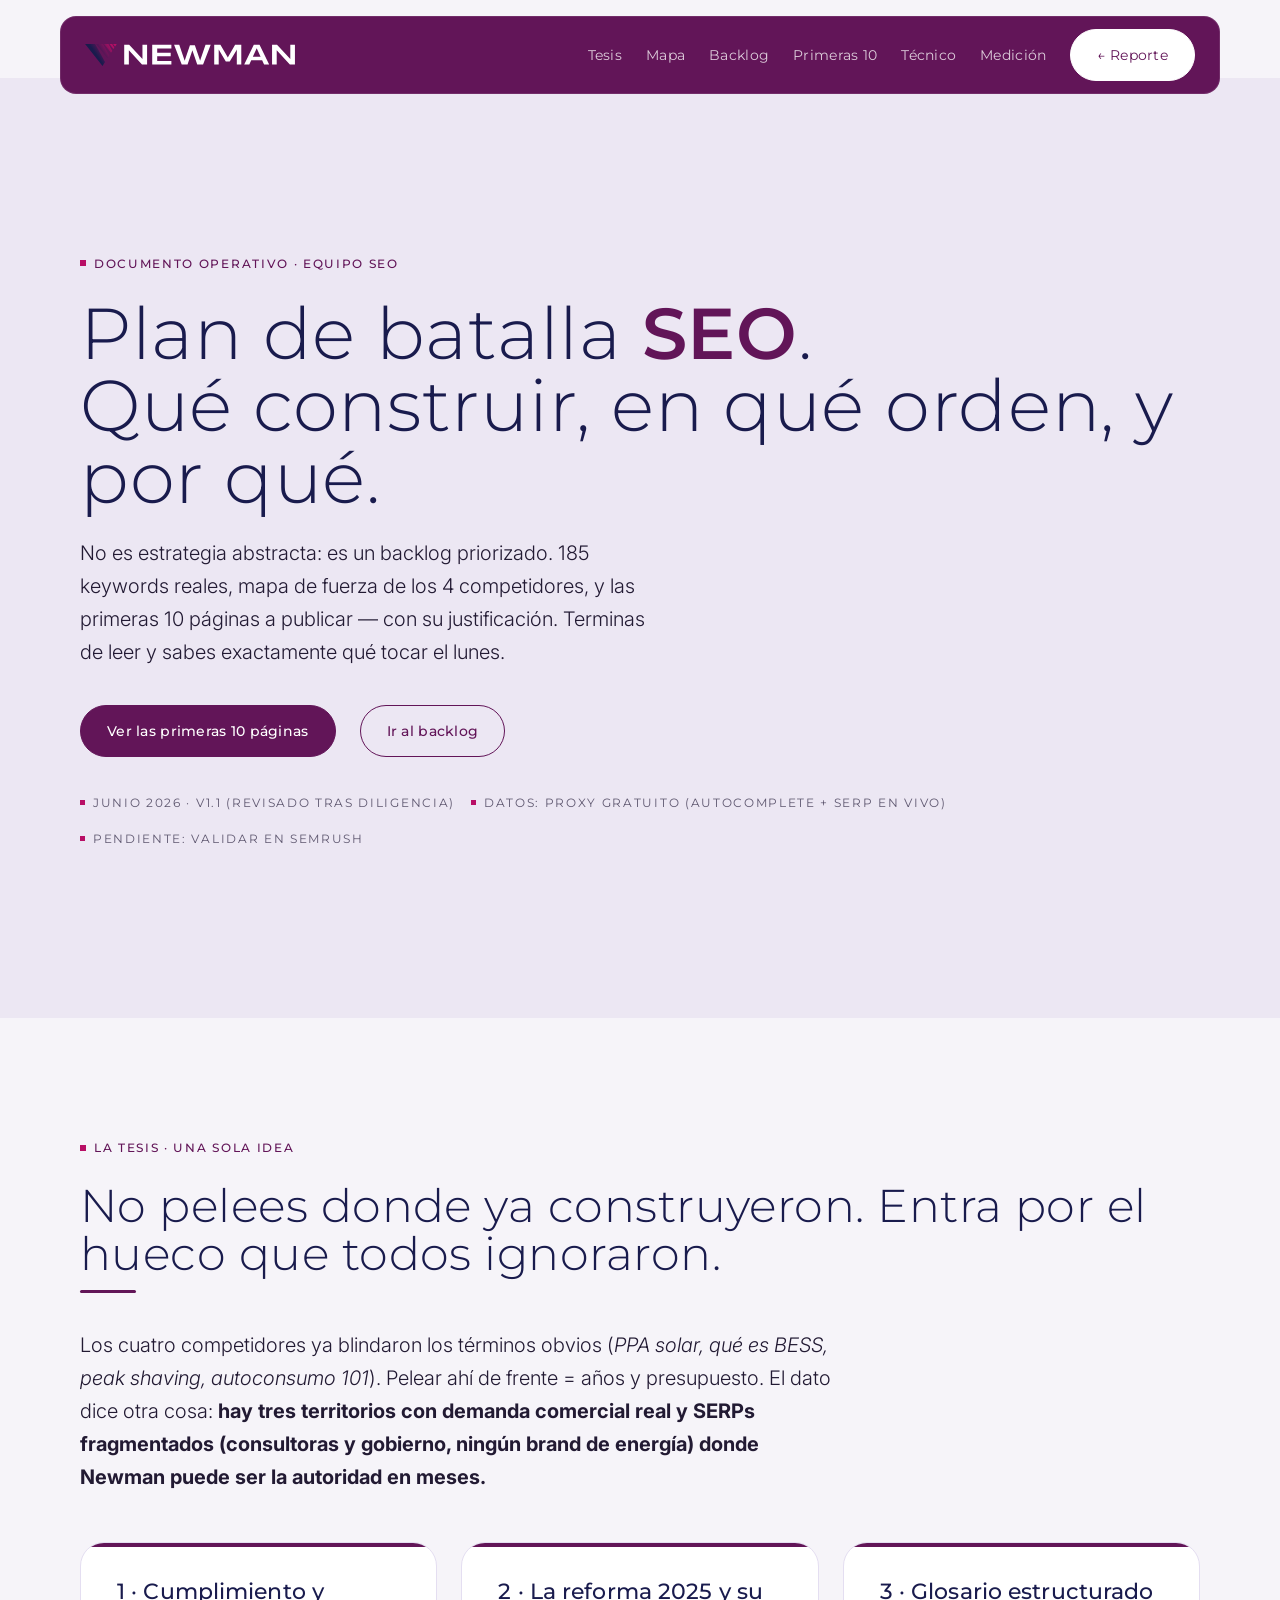
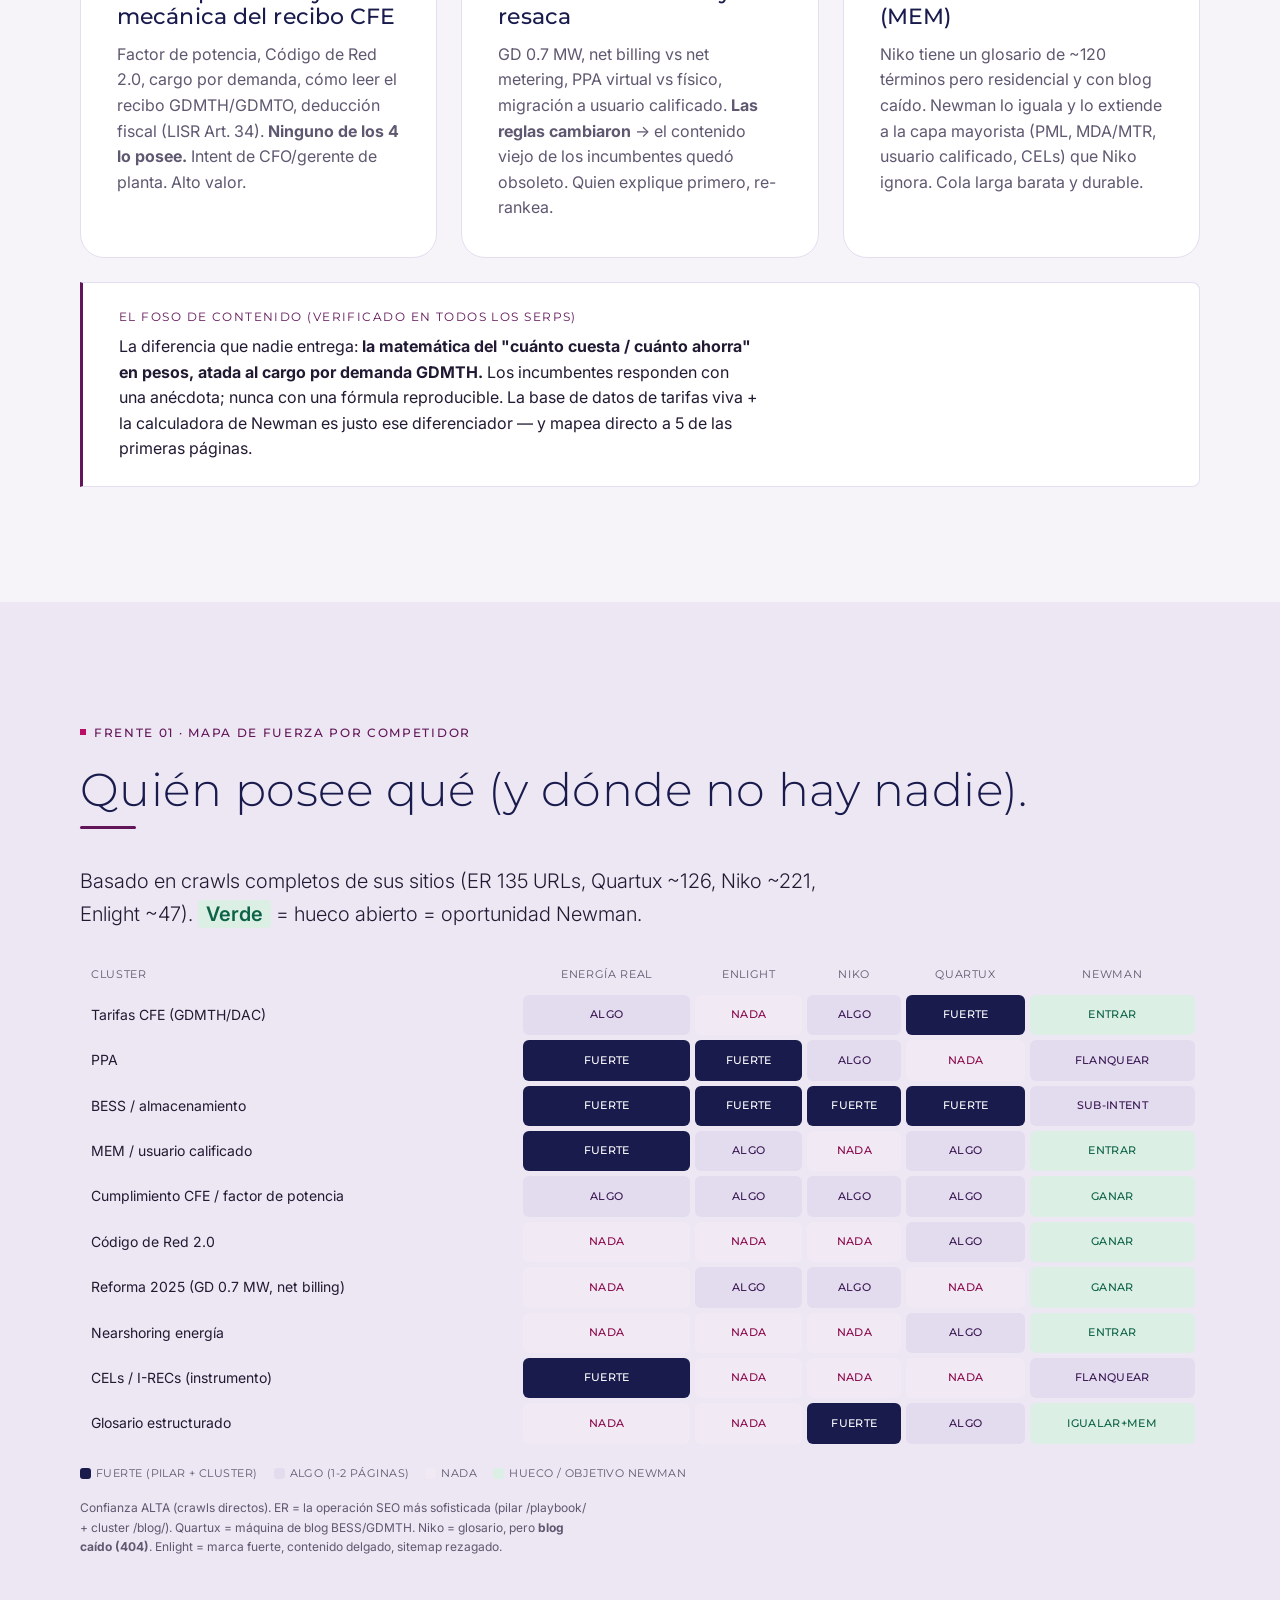
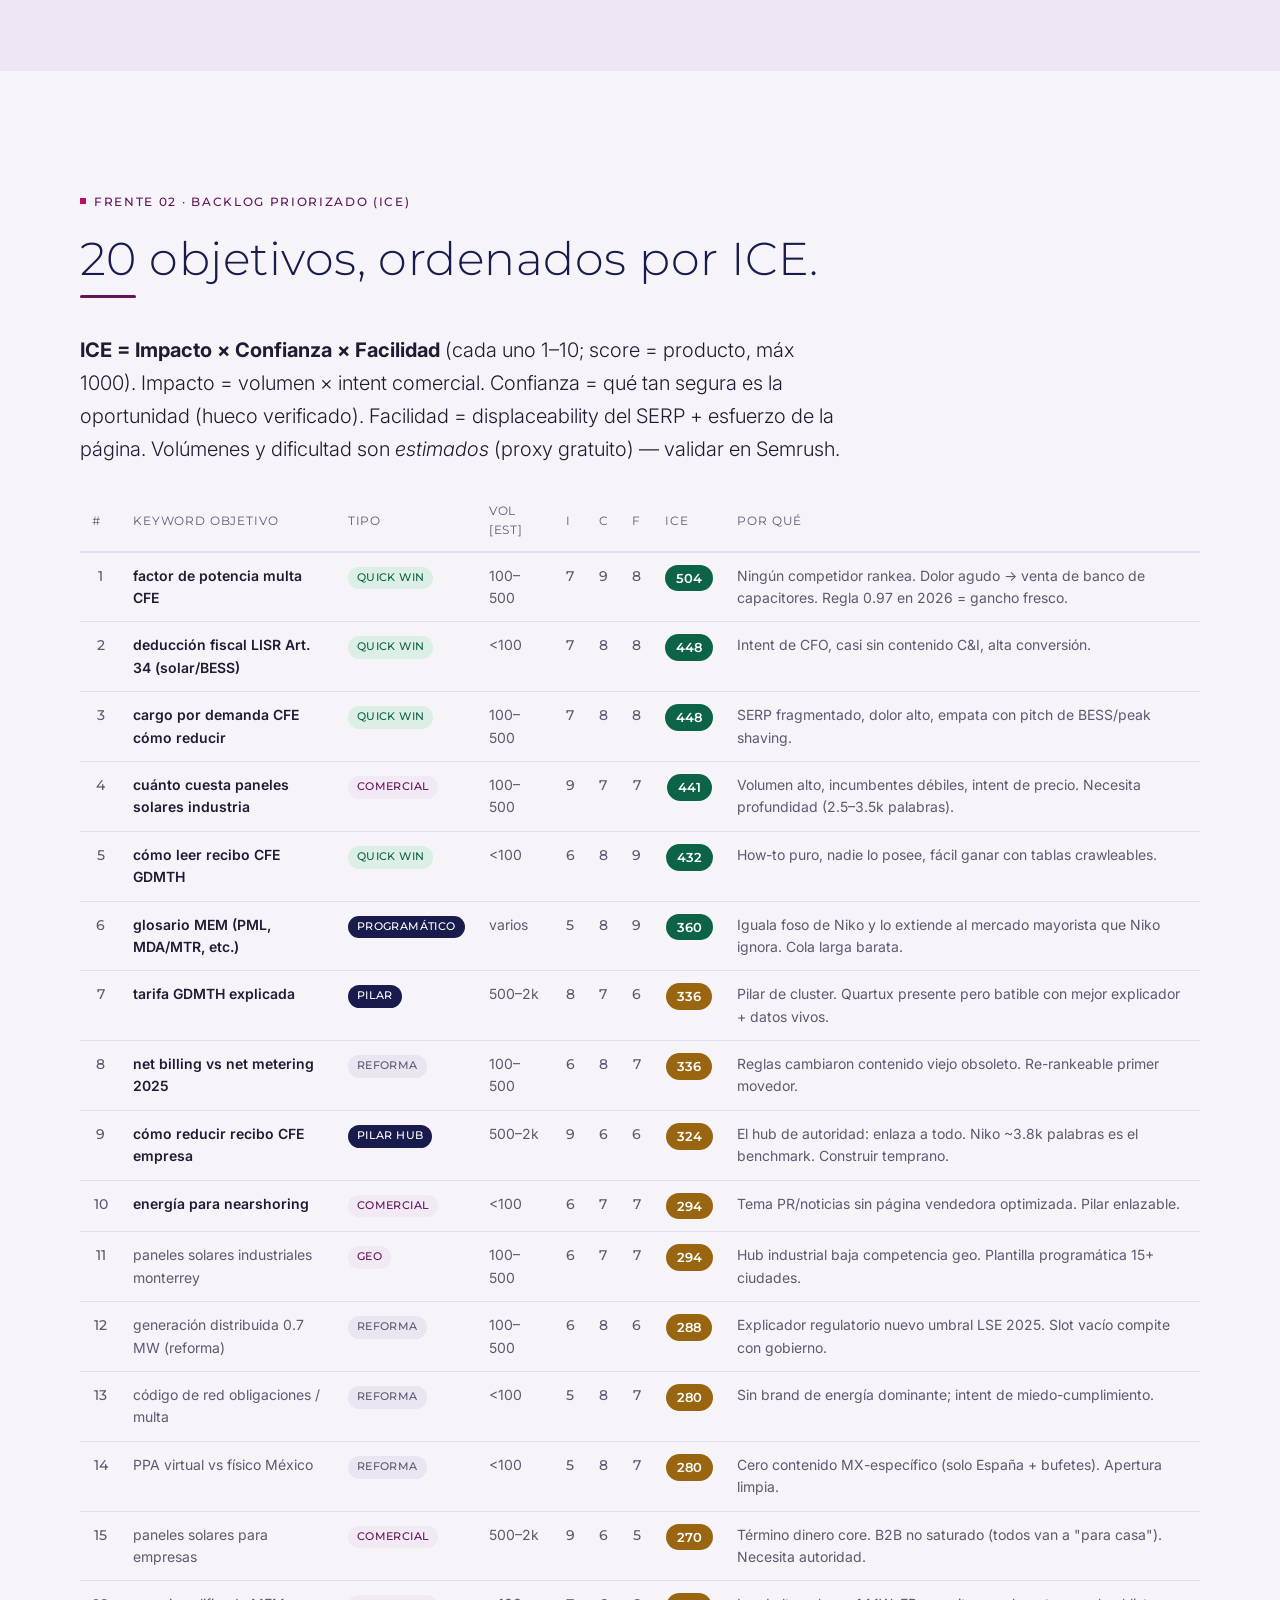
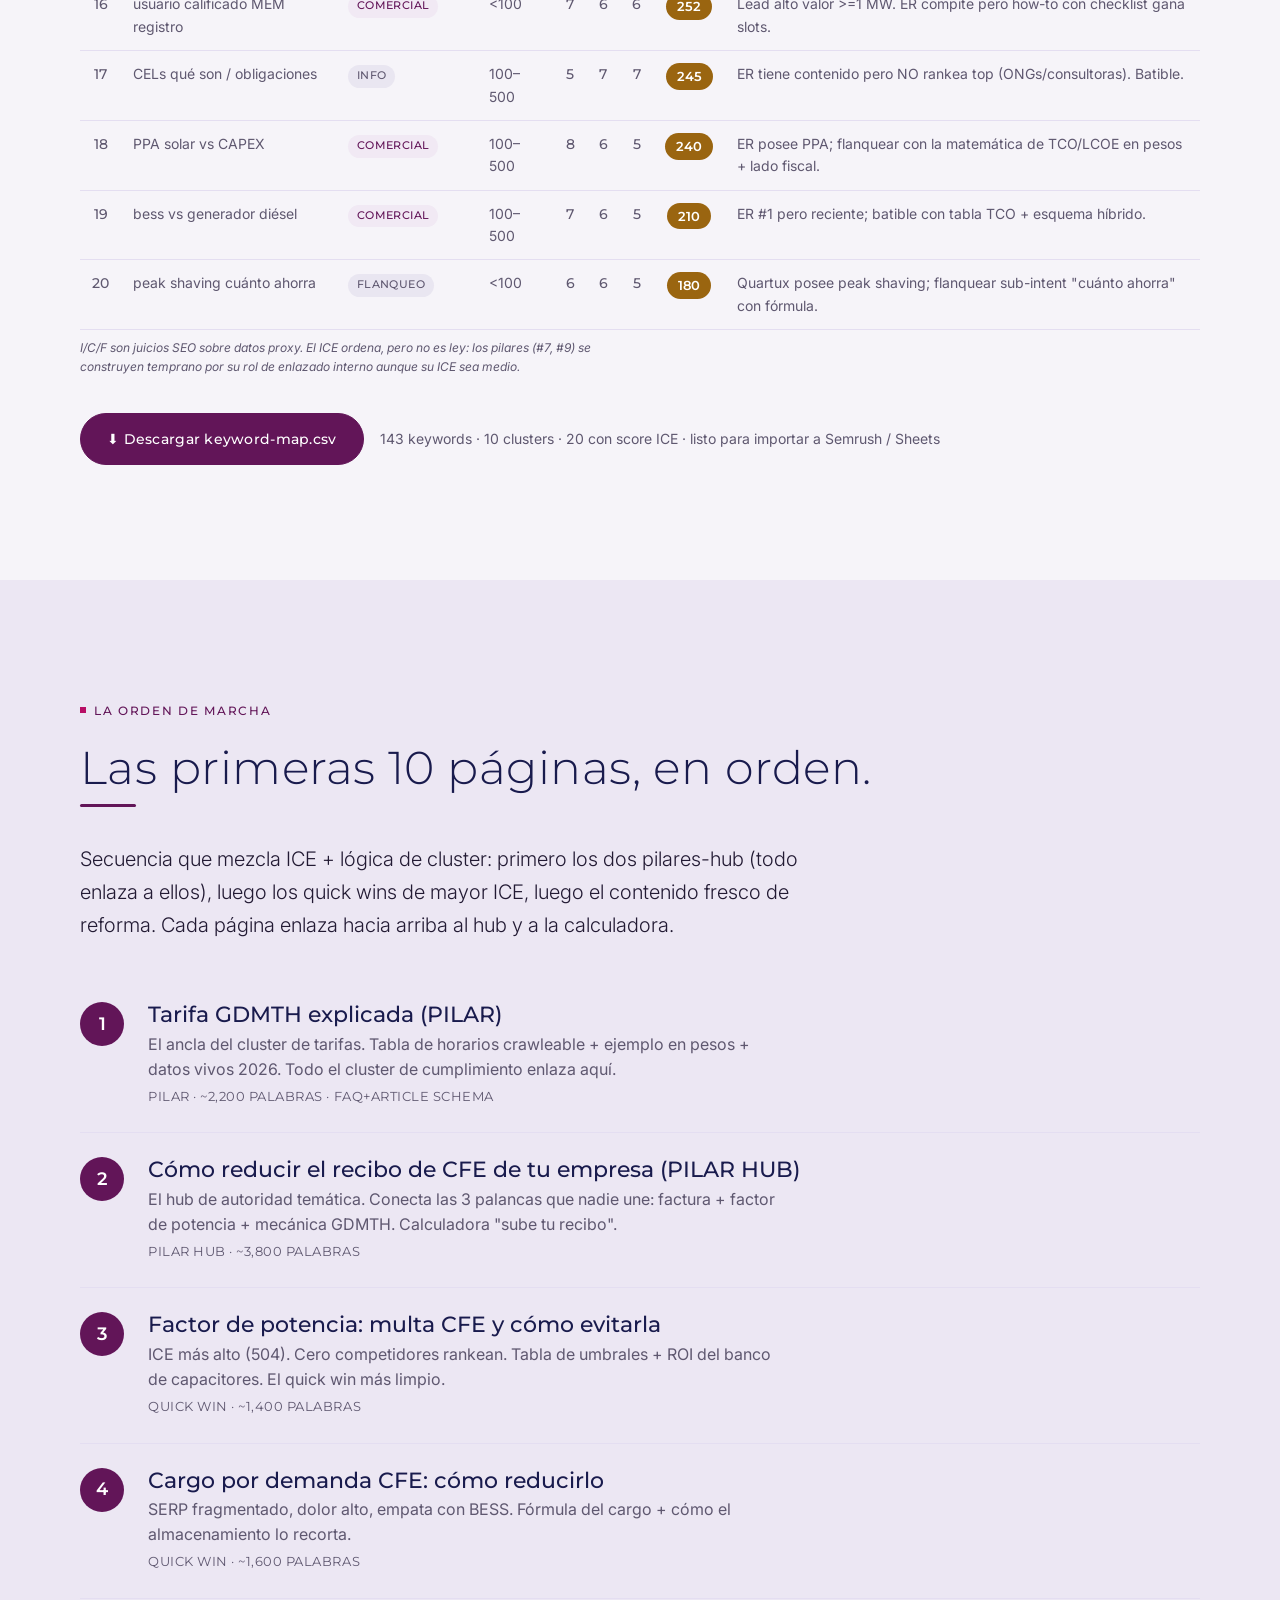
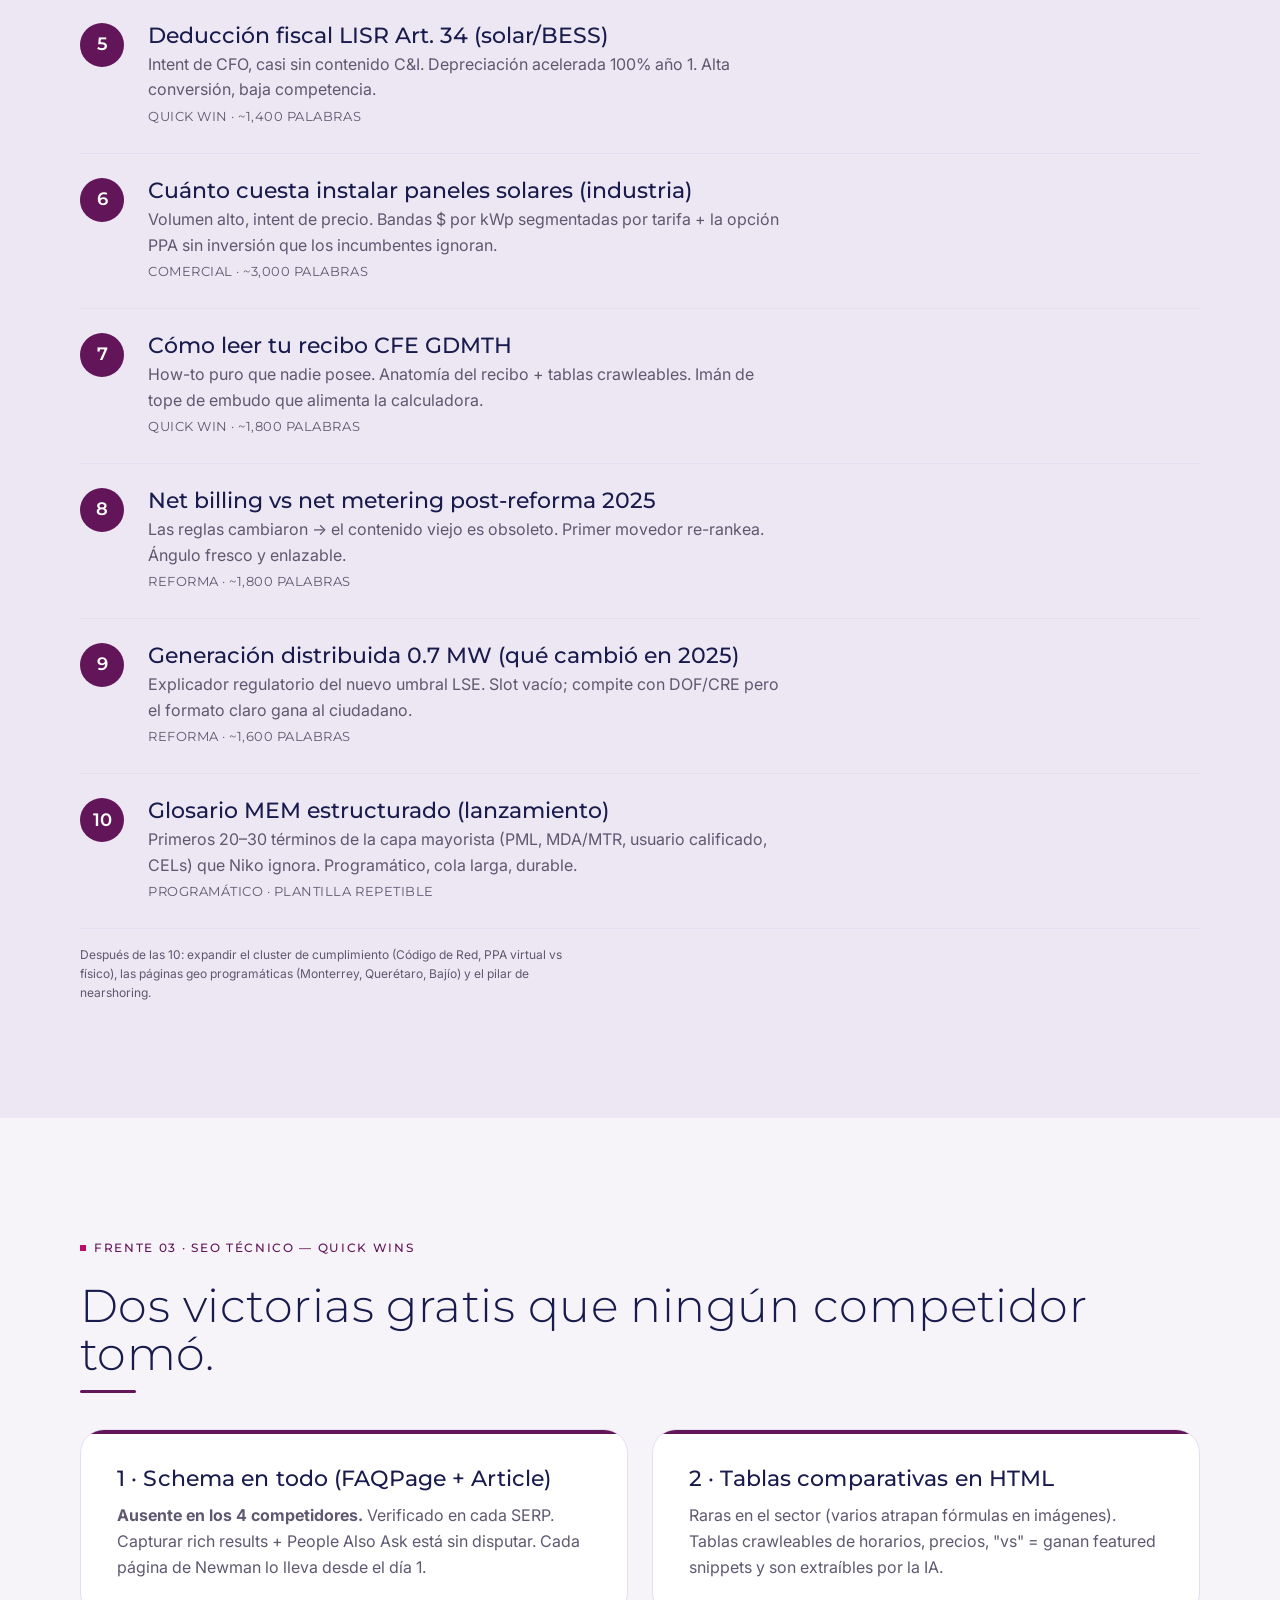
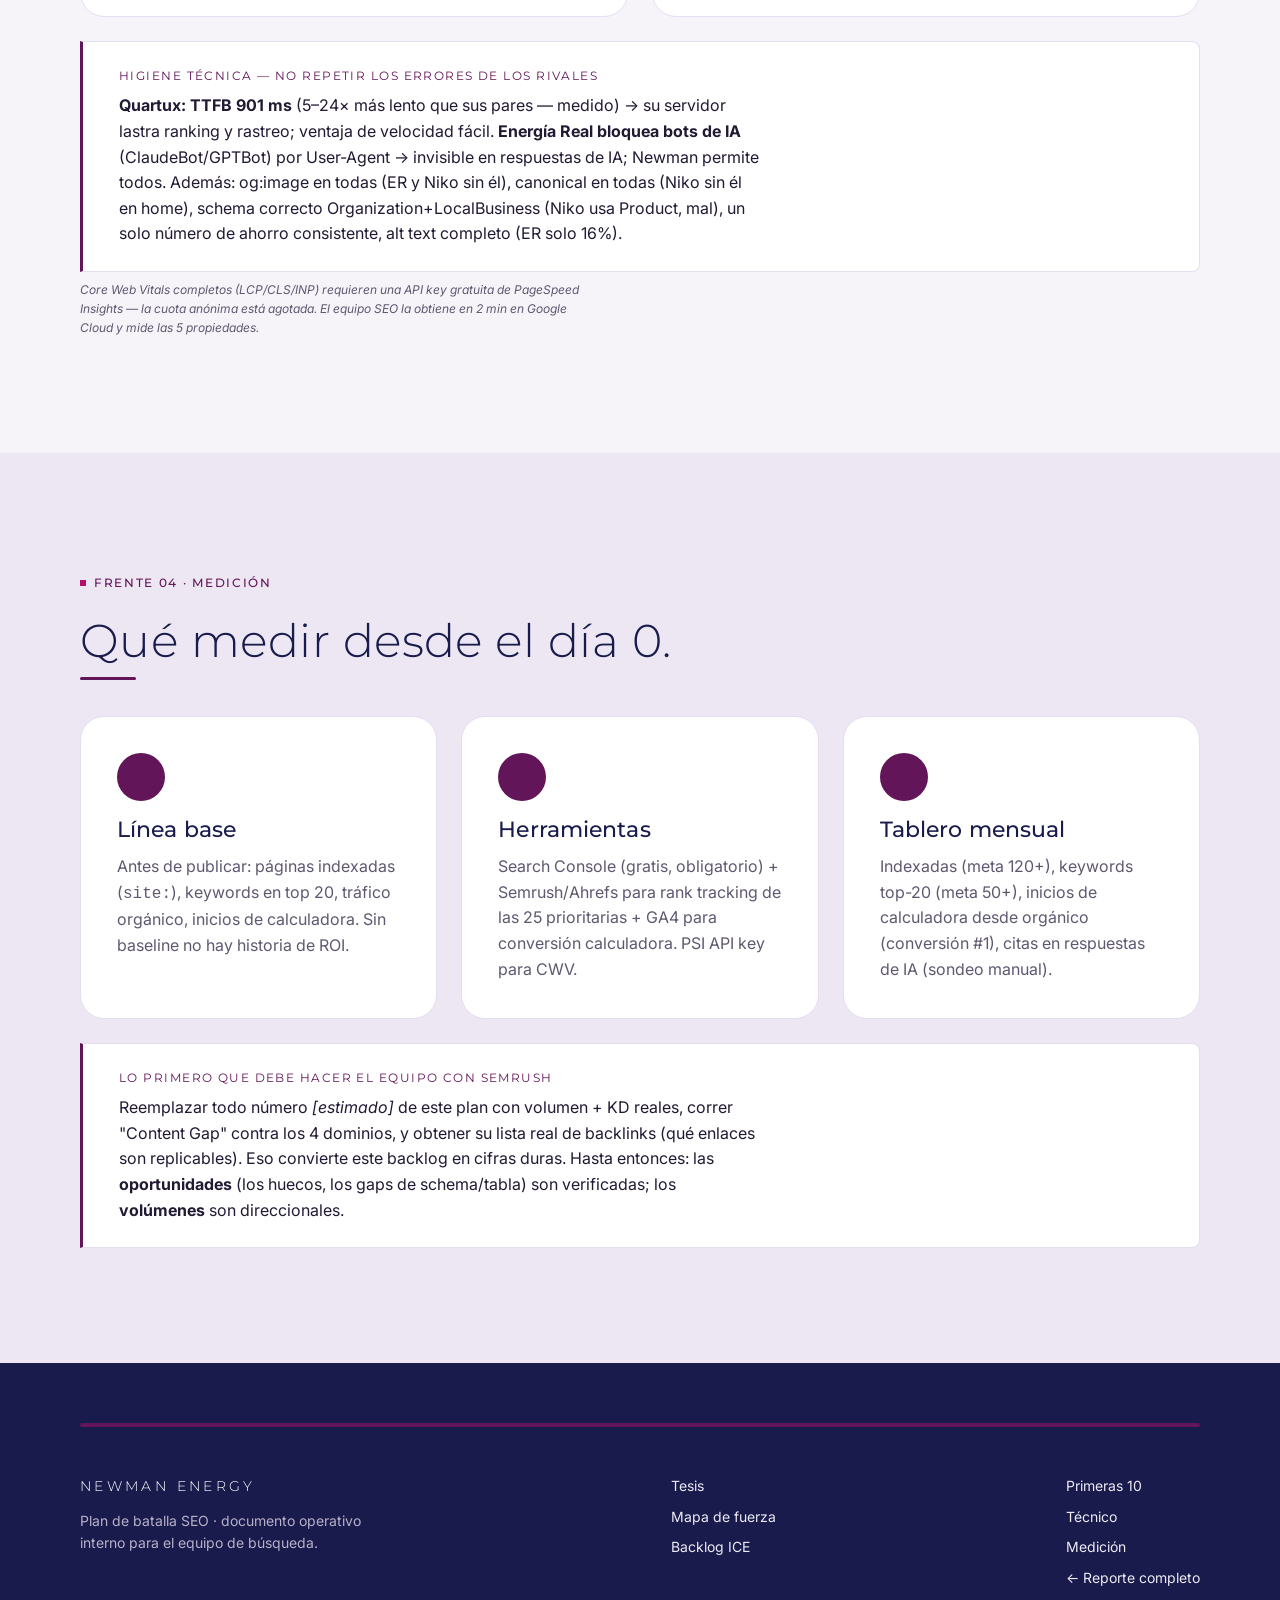
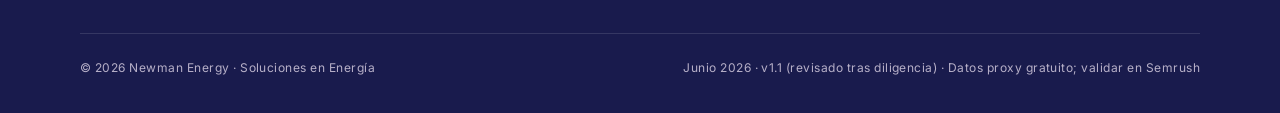
<file: seo.html>
<!DOCTYPE html>
<html lang="es-MX">
<head>
<meta charset="UTF-8">
<meta name="viewport" content="width=device-width, initial-scale=1.0">
<title>Plan de Batalla SEO · Energía C&I México 2026 | Newman Energy</title>
<meta name="description" content="Plan de batalla SEO para Newman Energy: mapa de fuerza por competidor, espacios en blanco, backlog priorizado con ICE y las primeras 10 páginas a construir.">
<meta name="robots" content="noindex">
<meta property="og:title" content="Plan de Batalla SEO · Energía C&I México 2026">
<meta property="og:description" content="Backlog SEO priorizado con ICE, mapa de fuerza por competidor y las primeras 10 páginas a construir. Documento operativo Newman Energy.">
<meta property="og:type" content="article">
<meta property="og:image" content="https://lopezpalacios.github.io/newman-competitive-report/og-image.jpg">
<meta name="twitter:card" content="summary_large_image">
<link rel="preconnect" href="https://fonts.googleapis.com">
<link rel="preconnect" href="https://fonts.gstatic.com" crossorigin>
<link href="https://fonts.googleapis.com/css2?family=Montserrat:wght@200;300;400;500;600;700;800&family=Inter:wght@300;400;500;600&display=swap" rel="stylesheet">
<link rel="stylesheet" href="newman.css">
<style>
  .eyebrow-meta{display:flex;gap:var(--s-16);flex-wrap:wrap;font-family:var(--display);font-size:var(--text-label);letter-spacing:.14em;text-transform:uppercase;color:var(--muted);margin-top:var(--s-36)}
  .eyebrow-meta span{display:inline-flex;align-items:center;gap:var(--s-8)}
  .eyebrow-meta span::before{content:"";width:5px;height:5px;background:var(--magenta)}

  .card-top{position:relative;overflow:hidden}
  .card-top::before{content:"";position:absolute;inset:0 0 auto 0;height:4px;background:var(--accent)}

  .dtable{width:100%;border-collapse:collapse;margin-top:var(--s-24);font-size:var(--text-body-sm)}
  .dtable th{font-family:var(--display);font-weight:var(--w-reg);font-size:var(--text-label);letter-spacing:.07em;text-transform:uppercase;color:var(--muted);text-align:left;padding:11px 12px;border-bottom:2px solid var(--line);position:sticky;top:0;background:var(--bg)}
  .panel .dtable th{background:var(--bg-2)}
  .dtable td{padding:12px 12px;border-bottom:1px solid var(--line);vertical-align:top;color:var(--muted)}
  .dtable tr:hover td{background:var(--accent-tint)}
  .dtable td strong{color:var(--text);font-weight:var(--w-semi)}
  .num-cell{font-family:var(--display);font-weight:var(--w-med);text-align:center;color:var(--text)}
  .ice{font-family:var(--display);font-weight:var(--w-semi);color:#fff;border-radius:var(--r-pill);padding:3px 11px;display:inline-block;font-size:13px}

  .smatrix{width:100%;border-collapse:separate;border-spacing:5px;margin-top:var(--s-24);font-size:var(--text-body-sm)}
  .smatrix th{font-family:var(--display);font-weight:var(--w-reg);font-size:11px;letter-spacing:.06em;text-transform:uppercase;color:var(--muted);padding:6px;text-align:center}
  .smatrix th.row{text-align:left;min-width:170px}
  .smatrix td{padding:9px 6px;border-radius:6px;text-align:center;font-family:var(--display);font-size:11px;font-weight:500;letter-spacing:.03em;text-transform:uppercase}
  .s-strong{background:#191B4D;color:#fff}
  .s-some{background:#e3dcef;color:#3A1852}
  .s-none{background:#F1E9F4;color:#8A0A4B}
  .s-gap{background:#dcefe5;color:#0d6347;font-weight:600}
  .smatrix td.lbl{background:none;text-align:left;font-family:var(--body);font-weight:400;color:var(--text);text-transform:none;letter-spacing:0;font-size:var(--text-body-sm)}

  .chip{display:inline-block;font-family:var(--display);font-size:10.5px;letter-spacing:.04em;text-transform:uppercase;padding:3px 9px;border-radius:var(--r-pill);font-weight:500}
  .chip.qw{background:#dcefe5;color:#0d6347}
  .chip.com{background:var(--accent-tint);color:var(--accent)}
  .chip.info{background:#e9e6f1;color:#5F5870}
  .chip.pil{background:#191B4D;color:#fff}

  .callout{border:1px solid var(--line);border-left:3px solid var(--accent);background:var(--surface);border-radius:0 var(--r-sm) var(--r-sm) 0;padding:var(--s-24) var(--s-24) var(--s-24) var(--s-36);margin-top:var(--s-24)}
  .callout .k{font-family:var(--display);font-size:var(--text-label);letter-spacing:.12em;text-transform:uppercase;color:var(--accent);display:block;margin-bottom:var(--s-8)}
  .callout p{color:var(--text)}

  .step{display:flex;gap:var(--s-24);padding:var(--s-24) 0;border-bottom:1px solid var(--line)}
  .step .n{flex:none;width:44px;height:44px;border-radius:var(--r-pill);background:var(--accent);color:#fff;font-family:var(--display);font-weight:var(--w-semi);display:flex;align-items:center;justify-content:center;font-size:18px}
  .step h4{font-family:var(--display);font-weight:var(--w-med);font-size:var(--text-subheading);margin-bottom:4px;color:var(--navy)}
  .step p{margin:0;color:var(--muted)}
  .step .meta{font-size:13px;color:var(--muted);font-family:var(--display);letter-spacing:.04em;text-transform:uppercase}

  .src{font-size:12px;color:var(--muted);margin-top:var(--s-16)}
  .conf{font-size:12px;color:var(--muted);font-style:italic;margin-top:var(--s-8)}
  .legend{display:flex;gap:var(--s-16);flex-wrap:wrap;margin-top:var(--s-16);font-size:11px;color:var(--muted);font-family:var(--display);letter-spacing:.04em;text-transform:uppercase}
  .legend i{display:inline-block;width:11px;height:11px;border-radius:3px;margin-right:5px;vertical-align:middle}
  @media (max-width:860px){.tablewrap{overflow-x:auto}.dtable{min-width:760px}.smatrix{min-width:620px}}
  .tablewrap{overflow-x:auto}
</style>
</head>
<body>
<a href="#main" class="skip">Saltar al contenido</a>

<nav class="nav" aria-label="Principal">
  <div class="row">
    <a href="index.html" class="brand" aria-label="Newman Energy">
      <svg viewBox="0 0 1865.2 185.03" height="20" role="img" aria-label="Newman">
        <defs><linearGradient id="nm" x1="65.13" y1="98.26" x2="220.81" y2="-6.74" gradientUnits="userSpaceOnUse">
          <stop offset=".15" stop-color="#191b4d"/><stop offset="1" stop-color="#b80e65"/></linearGradient></defs>
        <g class="word" fill="#fff">
          <path d="M329.74,6.8h41.71l111.77,119.15V6.8h38.95v165.93h-42.87l-110.39-119.15v119.15h-39.18V6.8Z"/>
          <path d="M607.21,37.45v36.41h113.62v28.12h-113.62v40.1h119.38v30.65h-161.32V6.8h161.32v30.65h-119.38Z"/>
          <path d="M1057.29,6.8l-64.3,165.93h-49.09l-38.03-111.77-2.77-8.99-2.54,8.99-38.03,111.77h-49.09L749.16,6.8h43.56l45.63,133.44,44.25-129.06h41.25l41.25,120.07,3,8.99,3.22-9.22,42.41-124.22h43.56Z"/>
          <path d="M1086.78,6.8h52.08l57.85,99.1,4.15,6.68,61.76-105.78h51.86v165.93h-37.57V47.13l-5.07,8.76-54.62,90.8h-32.96l-59.69-99.56v125.6h-37.79V6.8Z"/>
          <path d="M1489.85,136.78h-91.49l-16.36,35.95h-42.87L1419.79,6.8h48.17l80.89,165.93h-42.63l-16.36-35.95ZM1476.72,107.97l-32.5-71.44-32.73,71.44h65.22Z"/>
          <path d="M1573.27,6.8h41.71l111.77,119.15V6.8h38.95v165.93h-42.87l-110.39-119.15v119.15h-39.18V6.8Z"/>
        </g>
        <g fill="url(#nm)">
          <polygon points="2.47 3.06 0 0 85.76 0 86.47 1.3 168.41 152.36 147.28 185.03 2.47 3.06"/>
          <polygon points="95.54 3.04 93.17 0 151.49 0 152.2 1.33 204.39 96.74 188.98 120.56 95.54 3.04"/>
          <polygon points="161.87 3.07 159.39 0 197.72 0 198.42 1.33 229.39 58.08 218.74 74.54 161.87 3.07"/>
          <polygon points="205.52 0 228.73 0 246.42 31.75 239.32 42.72 205.52 0"/>
          <polygon points="236.11 0 266.95 0 253.06 21.48 236.11 0"/>
        </g>
      </svg>
    </a>
    <div class="links">
      <a href="#tesis">Tesis</a>
      <a href="#mapa">Mapa</a>
      <a href="#backlog">Backlog</a>
      <a href="#primeras10">Primeras 10</a>
      <a href="#tecnico">Técnico</a>
      <a href="#medicion">Medición</a>
      <a href="index.html" class="btn">← Reporte</a>
    </div>
    <button class="burger" aria-label="Menú" aria-expanded="false">☰</button>
  </div>
</nav>

<main id="main">

<!-- HERO -->
<header class="hero">
  <div class="wrap">
    <p class="kicker">Documento operativo · Equipo SEO</p>
    <h1>Plan de batalla <b>SEO</b>.<br>Qué construir, en qué orden, y por qué.</h1>
    <p class="lead">No es estrategia abstracta: es un backlog priorizado. 185 keywords reales, mapa de fuerza de los 4 competidores, y las primeras 10 páginas a publicar — con su justificación. Terminas de leer y sabes exactamente qué tocar el lunes.</p>
    <div class="cta">
      <a href="#primeras10" class="btn">Ver las primeras 10 páginas</a>
      <a href="#backlog" class="btn-outline">Ir al backlog</a>
    </div>
    <div class="eyebrow-meta">
      <span>Junio 2026 · v1.1 (revisado tras diligencia)</span>
      <span>Datos: proxy gratuito (autocomplete + SERP en vivo)</span>
      <span>Pendiente: validar en Semrush</span>
    </div>
  </div>
</header>

<!-- TESIS -->
<section class="section" id="tesis">
  <div class="wrap">
    <p class="kicker">La tesis · una sola idea</p>
    <h2 class="h-lg">No pelees donde ya construyeron. Entra por el hueco que todos ignoraron.</h2>
    <div class="section-rule"></div>
    <p class="lead" style="max-width:64ch">Los cuatro competidores ya blindaron los términos obvios (<em>PPA solar, qué es BESS, peak shaving, autoconsumo 101</em>). Pelear ahí de frente = años y presupuesto. El dato dice otra cosa: <strong>hay tres territorios con demanda comercial real y SERPs fragmentados (consultoras y gobierno, ningún brand de energía) donde Newman puede ser la autoridad en meses.</strong></p>

    <div class="grid grid-3" style="margin-top:var(--s-48)">
      <article class="card card-top" data-reveal>
        <h3>1 · Cumplimiento y mecánica del recibo CFE</h3>
        <p>Factor de potencia, Código de Red 2.0, cargo por demanda, cómo leer el recibo GDMTH/GDMTO, deducción fiscal (LISR Art. 34). <strong>Ninguno de los 4 lo posee.</strong> Intent de CFO/gerente de planta. Alto valor.</p>
      </article>
      <article class="card card-top" data-reveal>
        <h3>2 · La reforma 2025 y su resaca</h3>
        <p>GD 0.7 MW, net billing vs net metering, PPA virtual vs físico, migración a usuario calificado. <strong>Las reglas cambiaron</strong> → el contenido viejo de los incumbentes quedó obsoleto. Quien explique primero, re-rankea.</p>
      </article>
      <article class="card card-top" data-reveal>
        <h3>3 · Glosario estructurado (MEM)</h3>
        <p>Niko tiene un glosario de ~120 términos pero residencial y con blog caído. Newman lo iguala y lo extiende a la capa mayorista (PML, MDA/MTR, usuario calificado, CELs) que Niko ignora. Cola larga barata y durable.</p>
      </article>
    </div>
    <div class="callout" data-reveal>
      <span class="k">El foso de contenido (verificado en todos los SERPs)</span>
      <p>La diferencia que nadie entrega: <strong>la matemática del "cuánto cuesta / cuánto ahorra" en pesos, atada al cargo por demanda GDMTH.</strong> Los incumbentes responden con una anécdota; nunca con una fórmula reproducible. La base de datos de tarifas viva + la calculadora de Newman es justo ese diferenciador — y mapea directo a 5 de las primeras páginas.</p>
    </div>
  </div>
</section>

<!-- MAPA DE FUERZA -->
<section class="section panel" id="mapa">
  <div class="wrap">
    <p class="kicker">Frente 01 · Mapa de fuerza por competidor</p>
    <h2 class="h-lg">Quién posee qué (y dónde no hay nadie).</h2>
    <div class="section-rule"></div>
    <p class="lead" style="max-width:62ch">Basado en crawls completos de sus sitios (ER 135 URLs, Quartux ~126, Niko ~221, Enlight ~47). <span class="s-gap" style="padding:2px 8px;border-radius:4px">Verde</span> = hueco abierto = oportunidad Newman.</p>

    <div class="tablewrap">
    <table class="smatrix" data-reveal>
      <thead><tr><th class="row">Cluster</th><th>Energía&nbsp;Real</th><th>Enlight</th><th>Niko</th><th>Quartux</th><th>Newman</th></tr></thead>
      <tbody>
        <tr><td class="lbl">Tarifas CFE (GDMTH/DAC)</td><td class="s-some">algo</td><td class="s-none">nada</td><td class="s-some">algo</td><td class="s-strong">fuerte</td><td class="s-gap">entrar</td></tr>
        <tr><td class="lbl">PPA</td><td class="s-strong">fuerte</td><td class="s-strong">fuerte</td><td class="s-some">algo</td><td class="s-none">nada</td><td class="s-some">flanquear</td></tr>
        <tr><td class="lbl">BESS / almacenamiento</td><td class="s-strong">fuerte</td><td class="s-strong">fuerte</td><td class="s-strong">fuerte</td><td class="s-strong">fuerte</td><td class="s-some">sub-intent</td></tr>
        <tr><td class="lbl">MEM / usuario calificado</td><td class="s-strong">fuerte</td><td class="s-some">algo</td><td class="s-none">nada</td><td class="s-some">algo</td><td class="s-gap">entrar</td></tr>
        <tr><td class="lbl">Cumplimiento CFE / factor de potencia</td><td class="s-some">algo</td><td class="s-some">algo</td><td class="s-some">algo</td><td class="s-some">algo</td><td class="s-gap">GANAR</td></tr>
        <tr><td class="lbl">Código de Red 2.0</td><td class="s-none">nada</td><td class="s-none">nada</td><td class="s-none">nada</td><td class="s-some">algo</td><td class="s-gap">GANAR</td></tr>
        <tr><td class="lbl">Reforma 2025 (GD 0.7 MW, net billing)</td><td class="s-none">nada</td><td class="s-some">algo</td><td class="s-some">algo</td><td class="s-none">nada</td><td class="s-gap">GANAR</td></tr>
        <tr><td class="lbl">Nearshoring energía</td><td class="s-none">nada</td><td class="s-none">nada</td><td class="s-none">nada</td><td class="s-some">algo</td><td class="s-gap">entrar</td></tr>
        <tr><td class="lbl">CELs / I-RECs (instrumento)</td><td class="s-strong">fuerte</td><td class="s-none">nada</td><td class="s-none">nada</td><td class="s-none">nada</td><td class="s-some">flanquear</td></tr>
        <tr><td class="lbl">Glosario estructurado</td><td class="s-none">nada</td><td class="s-none">nada</td><td class="s-strong">fuerte</td><td class="s-some">algo</td><td class="s-gap">igualar+MEM</td></tr>
      </tbody>
    </table>
    </div>
    <div class="legend">
      <span><i style="background:#191B4D"></i>Fuerte (pilar + cluster)</span>
      <span><i style="background:#e3dcef"></i>Algo (1-2 páginas)</span>
      <span><i style="background:#F1E9F4"></i>Nada</span>
      <span><i style="background:#dcefe5"></i>Hueco / objetivo Newman</span>
    </div>
    <p class="src">Confianza ALTA (crawls directos). ER = la operación SEO más sofisticada (pilar /playbook/ + cluster /blog/). Quartux = máquina de blog BESS/GDMTH. Niko = glosario, pero <strong>blog caído (404)</strong>. Enlight = marca fuerte, contenido delgado, sitemap rezagado.</p>
  </div>
</section>

<!-- BACKLOG -->
<section class="section" id="backlog">
  <div class="wrap">
    <p class="kicker">Frente 02 · Backlog priorizado (ICE)</p>
    <h2 class="h-lg">20 objetivos, ordenados por ICE.</h2>
    <div class="section-rule"></div>
    <p class="lead" style="max-width:64ch"><strong>ICE = Impacto × Confianza × Facilidad</strong> (cada uno 1–10; score = producto, máx 1000). Impacto = volumen × intent comercial. Confianza = qué tan segura es la oportunidad (hueco verificado). Facilidad = displaceability del SERP + esfuerzo de la página. Volúmenes y dificultad son <em>estimados</em> (proxy gratuito) — validar en Semrush.</p>

    <div class="tablewrap">
    <table class="dtable" data-reveal>
      <thead><tr><th>#</th><th>Keyword objetivo</th><th>Tipo</th><th>Vol [est]</th><th>I</th><th>C</th><th>F</th><th>ICE</th><th>Por qué</th></tr></thead>
      <tbody>
        <tr><td class="num-cell">1</td><td><strong>factor de potencia multa CFE</strong></td><td><span class="chip qw">Quick win</span></td><td>100–500</td><td class="num-cell">7</td><td class="num-cell">9</td><td class="num-cell">8</td><td class="num-cell"><span class="ice" style="background:#0d6347">504</span></td><td>Ningún competidor rankea. Dolor agudo → venta de banco de capacitores. Regla 0.97 en 2026 = gancho fresco.</td></tr>
        <tr><td class="num-cell">2</td><td><strong>deducción fiscal LISR Art. 34 (solar/BESS)</strong></td><td><span class="chip qw">Quick win</span></td><td>&lt;100</td><td class="num-cell">7</td><td class="num-cell">8</td><td class="num-cell">8</td><td class="num-cell"><span class="ice" style="background:#0d6347">448</span></td><td>Intent de CFO, casi sin contenido C&I, alta conversión.</td></tr>
        <tr><td class="num-cell">3</td><td><strong>cargo por demanda CFE cómo reducir</strong></td><td><span class="chip qw">Quick win</span></td><td>100–500</td><td class="num-cell">7</td><td class="num-cell">8</td><td class="num-cell">8</td><td class="num-cell"><span class="ice" style="background:#0d6347">448</span></td><td>SERP fragmentado, dolor alto, empata con pitch de BESS/peak shaving.</td></tr>
        <tr><td class="num-cell">4</td><td><strong>cuánto cuesta paneles solares industria</strong></td><td><span class="chip com">Comercial</span></td><td>100–500</td><td class="num-cell">9</td><td class="num-cell">7</td><td class="num-cell">7</td><td class="num-cell"><span class="ice" style="background:#0d6347">441</span></td><td>Volumen alto, incumbentes débiles, intent de precio. Necesita profundidad (2.5–3.5k palabras).</td></tr>
        <tr><td class="num-cell">5</td><td><strong>cómo leer recibo CFE GDMTH</strong></td><td><span class="chip qw">Quick win</span></td><td>&lt;100</td><td class="num-cell">6</td><td class="num-cell">8</td><td class="num-cell">9</td><td class="num-cell"><span class="ice" style="background:#0d6347">432</span></td><td>How-to puro, nadie lo posee, fácil ganar con tablas crawleables.</td></tr>
        <tr><td class="num-cell">6</td><td><strong>glosario MEM (PML, MDA/MTR, etc.)</strong></td><td><span class="chip pil">Programático</span></td><td>varios</td><td class="num-cell">5</td><td class="num-cell">8</td><td class="num-cell">9</td><td class="num-cell"><span class="ice" style="background:#0d6347">360</span></td><td>Iguala foso de Niko y lo extiende al mercado mayorista que Niko ignora. Cola larga barata.</td></tr>
        <tr><td class="num-cell">7</td><td><strong>tarifa GDMTH explicada</strong></td><td><span class="chip pil">Pilar</span></td><td>500–2k</td><td class="num-cell">8</td><td class="num-cell">7</td><td class="num-cell">6</td><td class="num-cell"><span class="ice" style="background:#9a6510">336</span></td><td>Pilar de cluster. Quartux presente pero batible con mejor explicador + datos vivos.</td></tr>
        <tr><td class="num-cell">8</td><td><strong>net billing vs net metering 2025</strong></td><td><span class="chip info">Reforma</span></td><td>100–500</td><td class="num-cell">6</td><td class="num-cell">8</td><td class="num-cell">7</td><td class="num-cell"><span class="ice" style="background:#9a6510">336</span></td><td>Reglas cambiaron contenido viejo obsoleto. Re-rankeable primer movedor.</td></tr>
        <tr><td class="num-cell">9</td><td><strong>cómo reducir recibo CFE empresa</strong></td><td><span class="chip pil">Pilar HUB</span></td><td>500–2k</td><td class="num-cell">9</td><td class="num-cell">6</td><td class="num-cell">6</td><td class="num-cell"><span class="ice" style="background:#9a6510">324</span></td><td>El hub de autoridad: enlaza a todo. Niko ~3.8k palabras es el benchmark. Construir temprano.</td></tr>
        <tr><td class="num-cell">10</td><td><strong>energía para nearshoring</strong></td><td><span class="chip com">Comercial</span></td><td>&lt;100</td><td class="num-cell">6</td><td class="num-cell">7</td><td class="num-cell">7</td><td class="num-cell"><span class="ice" style="background:#9a6510">294</span></td><td>Tema PR/noticias sin página vendedora optimizada. Pilar enlazable.</td></tr>
        <tr><td class="num-cell">11</td><td>paneles solares industriales monterrey</td><td><span class="chip com">Geo</span></td><td>100–500</td><td class="num-cell">6</td><td class="num-cell">7</td><td class="num-cell">7</td><td class="num-cell"><span class="ice" style="background:#9a6510">294</span></td><td>Hub industrial baja competencia geo. Plantilla programática 15+ ciudades.</td></tr>
        <tr><td class="num-cell">12</td><td>generación distribuida 0.7 MW (reforma)</td><td><span class="chip info">Reforma</span></td><td>100–500</td><td class="num-cell">6</td><td class="num-cell">8</td><td class="num-cell">6</td><td class="num-cell"><span class="ice" style="background:#9a6510">288</span></td><td>Explicador regulatorio nuevo umbral LSE 2025. Slot vacío compite con gobierno.</td></tr>
        <tr><td class="num-cell">13</td><td>código de red obligaciones / multa</td><td><span class="chip info">Reforma</span></td><td>&lt;100</td><td class="num-cell">5</td><td class="num-cell">8</td><td class="num-cell">7</td><td class="num-cell"><span class="ice" style="background:#9a6510">280</span></td><td>Sin brand de energía dominante; intent de miedo-cumplimiento.</td></tr>
        <tr><td class="num-cell">14</td><td>PPA virtual vs físico México</td><td><span class="chip info">Reforma</span></td><td>&lt;100</td><td class="num-cell">5</td><td class="num-cell">8</td><td class="num-cell">7</td><td class="num-cell"><span class="ice" style="background:#9a6510">280</span></td><td>Cero contenido MX-específico (solo España + bufetes). Apertura limpia.</td></tr>
        <tr><td class="num-cell">15</td><td>paneles solares para empresas</td><td><span class="chip com">Comercial</span></td><td>500–2k</td><td class="num-cell">9</td><td class="num-cell">6</td><td class="num-cell">5</td><td class="num-cell"><span class="ice" style="background:#9a6510">270</span></td><td>Término dinero core. B2B no saturado (todos van a "para casa"). Necesita autoridad.</td></tr>
        <tr><td class="num-cell">16</td><td>usuario calificado MEM registro</td><td><span class="chip com">Comercial</span></td><td>&lt;100</td><td class="num-cell">7</td><td class="num-cell">6</td><td class="num-cell">6</td><td class="num-cell"><span class="ice" style="background:#9a6510">252</span></td><td>Lead alto valor >=1 MW. ER compite pero how-to con checklist gana slots.</td></tr>
        <tr><td class="num-cell">17</td><td>CELs qué son / obligaciones</td><td><span class="chip info">Info</span></td><td>100–500</td><td class="num-cell">5</td><td class="num-cell">7</td><td class="num-cell">7</td><td class="num-cell"><span class="ice" style="background:#9a6510">245</span></td><td>ER tiene contenido pero NO rankea top (ONGs/consultoras). Batible.</td></tr>
        <tr><td class="num-cell">18</td><td>PPA solar vs CAPEX</td><td><span class="chip com">Comercial</span></td><td>100–500</td><td class="num-cell">8</td><td class="num-cell">6</td><td class="num-cell">5</td><td class="num-cell"><span class="ice" style="background:#9a6510">240</span></td><td>ER posee PPA; flanquear con la matemática de TCO/LCOE en pesos + lado fiscal.</td></tr>
        <tr><td class="num-cell">19</td><td>bess vs generador diésel</td><td><span class="chip com">Comercial</span></td><td>100–500</td><td class="num-cell">7</td><td class="num-cell">6</td><td class="num-cell">5</td><td class="num-cell"><span class="ice" style="background:#9a6510">210</span></td><td>ER #1 pero reciente; batible con tabla TCO + esquema híbrido.</td></tr>
        <tr><td class="num-cell">20</td><td>peak shaving cuánto ahorra</td><td><span class="chip info">Flanqueo</span></td><td>&lt;100</td><td class="num-cell">6</td><td class="num-cell">6</td><td class="num-cell">5</td><td class="num-cell"><span class="ice" style="background:#9a6510">180</span></td><td>Quartux posee peak shaving; flanquear sub-intent "cuánto ahorra" con fórmula.</td></tr>
      </tbody>
    </table>
    </div>
    <p class="conf">I/C/F son juicios SEO sobre datos proxy. El ICE ordena, pero no es ley: los pilares (#7, #9) se construyen temprano por su rol de enlazado interno aunque su ICE sea medio.</p>

    <div style="margin-top:var(--s-36);display:flex;gap:var(--s-16);align-items:center;flex-wrap:wrap">
      <a href="keyword-map.csv" download class="btn">⬇ Descargar keyword-map.csv</a>
      <span class="muted">143 keywords · 10 clusters · 20 con score ICE · listo para importar a Semrush / Sheets</span>
    </div>
  </div>
</section>

<!-- PRIMERAS 10 -->
<section class="section panel" id="primeras10">
  <div class="wrap">
    <p class="kicker">La orden de marcha</p>
    <h2 class="h-lg">Las primeras 10 páginas, en orden.</h2>
    <div class="section-rule"></div>
    <p class="lead" style="max-width:62ch">Secuencia que mezcla ICE + lógica de cluster: primero los dos pilares-hub (todo enlaza a ellos), luego los quick wins de mayor ICE, luego el contenido fresco de reforma. Cada página enlaza hacia arriba al hub y a la calculadora.</p>

    <div style="margin-top:var(--s-36)">
      <div class="step" data-reveal><div class="n">1</div><div><h4>Tarifa GDMTH explicada (PILAR)</h4><p>El ancla del cluster de tarifas. Tabla de horarios crawleable + ejemplo en pesos + datos vivos 2026. Todo el cluster de cumplimiento enlaza aquí.</p><span class="meta">Pilar · ~2,200 palabras · FAQ+Article schema</span></div></div>
      <div class="step" data-reveal><div class="n">2</div><div><h4>Cómo reducir el recibo de CFE de tu empresa (PILAR HUB)</h4><p>El hub de autoridad temática. Conecta las 3 palancas que nadie une: factura + factor de potencia + mecánica GDMTH. Calculadora "sube tu recibo".</p><span class="meta">Pilar hub · ~3,800 palabras</span></div></div>
      <div class="step" data-reveal><div class="n">3</div><div><h4>Factor de potencia: multa CFE y cómo evitarla</h4><p>ICE más alto (504). Cero competidores rankean. Tabla de umbrales + ROI del banco de capacitores. El quick win más limpio.</p><span class="meta">Quick win · ~1,400 palabras</span></div></div>
      <div class="step" data-reveal><div class="n">4</div><div><h4>Cargo por demanda CFE: cómo reducirlo</h4><p>SERP fragmentado, dolor alto, empata con BESS. Fórmula del cargo + cómo el almacenamiento lo recorta.</p><span class="meta">Quick win · ~1,600 palabras</span></div></div>
      <div class="step" data-reveal><div class="n">5</div><div><h4>Deducción fiscal LISR Art. 34 (solar/BESS)</h4><p>Intent de CFO, casi sin contenido C&I. Depreciación acelerada 100% año 1. Alta conversión, baja competencia.</p><span class="meta">Quick win · ~1,400 palabras</span></div></div>
      <div class="step" data-reveal><div class="n">6</div><div><h4>Cuánto cuesta instalar paneles solares (industria)</h4><p>Volumen alto, intent de precio. Bandas $ por kWp segmentadas por tarifa + la opción PPA sin inversión que los incumbentes ignoran.</p><span class="meta">Comercial · ~3,000 palabras</span></div></div>
      <div class="step" data-reveal><div class="n">7</div><div><h4>Cómo leer tu recibo CFE GDMTH</h4><p>How-to puro que nadie posee. Anatomía del recibo + tablas crawleables. Imán de tope de embudo que alimenta la calculadora.</p><span class="meta">Quick win · ~1,800 palabras</span></div></div>
      <div class="step" data-reveal><div class="n">8</div><div><h4>Net billing vs net metering post-reforma 2025</h4><p>Las reglas cambiaron → el contenido viejo es obsoleto. Primer movedor re-rankea. Ángulo fresco y enlazable.</p><span class="meta">Reforma · ~1,800 palabras</span></div></div>
      <div class="step" data-reveal><div class="n">9</div><div><h4>Generación distribuida 0.7 MW (qué cambió en 2025)</h4><p>Explicador regulatorio del nuevo umbral LSE. Slot vacío; compite con DOF/CRE pero el formato claro gana al ciudadano.</p><span class="meta">Reforma · ~1,600 palabras</span></div></div>
      <div class="step" data-reveal><div class="n">10</div><div><h4>Glosario MEM estructurado (lanzamiento)</h4><p>Primeros 20–30 términos de la capa mayorista (PML, MDA/MTR, usuario calificado, CELs) que Niko ignora. Programático, cola larga, durable.</p><span class="meta">Programático · plantilla repetible</span></div></div>
    </div>
    <p class="src" style="border-top:0">Después de las 10: expandir el cluster de cumplimiento (Código de Red, PPA virtual vs físico), las páginas geo programáticas (Monterrey, Querétaro, Bajío) y el pilar de nearshoring.</p>
  </div>
</section>

<!-- TÉCNICO -->
<section class="section" id="tecnico">
  <div class="wrap">
    <p class="kicker">Frente 03 · SEO técnico — quick wins</p>
    <h2 class="h-lg">Dos victorias gratis que ningún competidor tomó.</h2>
    <div class="section-rule"></div>

    <div class="grid grid-2">
      <div class="card card-top" data-reveal>
        <h3>1 · Schema en todo (FAQPage + Article)</h3>
        <p><strong>Ausente en los 4 competidores.</strong> Verificado en cada SERP. Capturar rich results + People Also Ask está sin disputar. Cada página de Newman lo lleva desde el día 1.</p>
      </div>
      <div class="card card-top" data-reveal>
        <h3>2 · Tablas comparativas en HTML</h3>
        <p>Raras en el sector (varios atrapan fórmulas en imágenes). Tablas crawleables de horarios, precios, "vs" = ganan featured snippets y son extraíbles por la IA.</p>
      </div>
    </div>

    <div class="callout" data-reveal>
      <span class="k">Higiene técnica — no repetir los errores de los rivales</span>
      <p><strong>Quartux: TTFB 901 ms</strong> (5–24× más lento que sus pares — medido) → su servidor lastra ranking y rastreo; ventaja de velocidad fácil. <strong>Energía Real bloquea bots de IA</strong> (ClaudeBot/GPTBot) por User-Agent → invisible en respuestas de IA; Newman permite todos. Además: og:image en todas (ER y Niko sin él), canonical en todas (Niko sin él en home), schema correcto Organization+LocalBusiness (Niko usa Product, mal), un solo número de ahorro consistente, alt text completo (ER solo 16%).</p>
    </div>
    <p class="conf">Core Web Vitals completos (LCP/CLS/INP) requieren una API key gratuita de PageSpeed Insights — la cuota anónima está agotada. El equipo SEO la obtiene en 2 min en Google Cloud y mide las 5 propiedades.</p>
  </div>
</section>

<!-- MEDICIÓN -->
<section class="section panel" id="medicion">
  <div class="wrap">
    <p class="kicker">Frente 04 · Medición</p>
    <h2 class="h-lg">Qué medir desde el día 0.</h2>
    <div class="section-rule"></div>
    <div class="grid grid-3">
      <div class="card" data-reveal><div class="ico"></div><h3 style="font-size:var(--text-subheading)">Línea base</h3><p>Antes de publicar: páginas indexadas (<code>site:</code>), keywords en top 20, tráfico orgánico, inicios de calculadora. Sin baseline no hay historia de ROI.</p></div>
      <div class="card" data-reveal><div class="ico"></div><h3 style="font-size:var(--text-subheading)">Herramientas</h3><p>Search Console (gratis, obligatorio) + Semrush/Ahrefs para rank tracking de las 25 prioritarias + GA4 para conversión calculadora. PSI API key para CWV.</p></div>
      <div class="card" data-reveal><div class="ico"></div><h3 style="font-size:var(--text-subheading)">Tablero mensual</h3><p>Indexadas (meta 120+), keywords top-20 (meta 50+), inicios de calculadora desde orgánico (conversión #1), citas en respuestas de IA (sondeo manual).</p></div>
    </div>

    <div class="callout" data-reveal>
      <span class="k">Lo primero que debe hacer el equipo con Semrush</span>
      <p>Reemplazar todo número <em>[estimado]</em> de este plan con volumen + KD reales, correr "Content Gap" contra los 4 dominios, y obtener su lista real de backlinks (qué enlaces son replicables). Eso convierte este backlog en cifras duras. Hasta entonces: las <strong>oportunidades</strong> (los huecos, los gaps de schema/tabla) son verificadas; los <strong>volúmenes</strong> son direccionales.</p>
    </div>
  </div>
</section>

</main>

<footer class="footer">
  <div class="wrap">
    <div class="accent-bar"></div>
    <div class="cols">
      <div style="max-width:300px">
        <div class="caps" style="font-size:14px;letter-spacing:.24em;margin-bottom:var(--s-12)">Newman Energy</div>
        <p class="muted">Plan de batalla SEO · documento operativo interno para el equipo de búsqueda.</p>
      </div>
      <div>
        <a href="#tesis">Tesis</a><a href="#mapa">Mapa de fuerza</a><a href="#backlog">Backlog ICE</a>
      </div>
      <div>
        <a href="#primeras10">Primeras 10</a><a href="#tecnico">Técnico</a><a href="#medicion">Medición</a><a href="index.html">← Reporte completo</a>
      </div>
    </div>
    <div class="end">
      <span>© 2026 Newman Energy · Soluciones en Energía</span>
      <span>Junio 2026 · v1.1 (revisado tras diligencia) · Datos proxy gratuito; validar en Semrush</span>
    </div>
  </div>
</footer>

<script src="newman.js"></script>
</body>
</html>
</file>
<file: newman.css>
/* ============================================================
   Newman Energy — UI Kit  ·  v3.0  ·  Soluciones en Energía
   Light, purple-forward, FLAT — no chrome gradients.
   - soft lilac-white canvas (#F5F3FA), deep-aubergine text (#221A33)
   - one solid brand purple accent (#621558) for buttons/links/rules/stats
   - navy (#191B4D) for headlines + the single dark anchor (nav pill, footer)
   - magenta (#B80E65) survives ONLY as the 4px label square
   - gradient lives ONLY inside the logo isotype (the registered mark), nowhere else
   - whisper-light 300 display · 4px square label · generous rounding · shadowless
   - a11y: WCAG AA/AAA pairs (see docs/DESIGN.md), focus rings, reduced-motion, print
   ============================================================ */

:root{
  /* ---- surfaces (committee: warm-lilac, not clinical) ---- */
  --bg:#F6F4F9;            /* page canvas — warm lilac-white */
  --bg-2:#ECE7F3;          /* tinted panel / elevated band (replaces old dark slabs) */
  --surface:#FFFFFF;       /* cards, wells */
  --accent-tint:#F1E9F4;   /* very light plum — hover/selected surfaces */
  /* ---- text ---- */
  --text:#221A33;          /* primary — deep aubergine (15:1 on bg) */
  --muted:#5F5870;         /* secondary (6.1:1 on bg) */
  --on-dark:#EDEAF4;       /* text on navy surfaces */
  --on-dark-muted:#B7B0C8;
  /* ---- brand ---- */
  --navy:#191B4D;          /* deep anchor — headlines, nav pill, footer */
  --accent:#621558;        /* THE purple — buttons/links/rules/stats (white-on 11.9:1) */
  --accent-hover:#4C1043;
  --magenta:#B80E65;       /* highlight only — the label square */
  --magenta-ink:#8A0A4B;   /* if magenta text is ever needed (8.6:1) */
  --line:#E4DEF1;          /* hairlines / borders (lilac) */
  --white:#FFFFFF;
  /* logo isotype gradient — used ONLY in <svg>, never as UI chrome */
  --logo-grad:linear-gradient(105deg,#191B4D,#3A1852,#981060,#B80E65);

  /* ---- type ---- */
  --display:'Montserrat','Arial Narrow',Arial,sans-serif;
  --body:'Inter',-apple-system,BlinkMacSystemFont,Arial,sans-serif;
  --text-label:12px;     --track-label:.14em;
  --text-body-sm:14px;
  --text-body:16px;
  --text-subheading:22px;
  --text-heading:32px;
  --text-display:clamp(40px,6vw,64px); --lead-display:1.02; --track-display:.01em;
  --lead-heading:1.15; --lead-body:1.6;
  --w-light:300; --w-reg:400; --w-med:500; --w-semi:600;

  /* ---- spacing (4px base) ---- */
  --s-4:4px; --s-8:8px; --s-12:12px; --s-16:16px; --s-24:24px;
  --s-36:36px; --s-48:48px; --s-60:60px; --s-96:96px; --s-120:120px;
  --maxw:1200px;

  /* ---- radii ---- */
  --r-sm:8px; --r-nav:16px; --r-input:12px; --r-card:24px; --r-media:64px; --r-pill:100px;

  /* ---- depth: flat. shadow only on overlays ---- */
  --shadow:0 12px 44px rgba(34,26,51,.12);
  --ring:0 0 0 3px rgba(98,21,88,.30);
}

*,*::before,*::after{box-sizing:border-box;margin:0;padding:0}
html{scroll-behavior:smooth;-webkit-text-size-adjust:100%}
body{font-family:var(--body);color:var(--text);background:var(--bg);line-height:var(--lead-body);-webkit-font-smoothing:antialiased}
img,svg{display:block;max-width:100%}
a{color:inherit}

/* a11y */
.skip{position:absolute;left:-999px;top:0;z-index:300;background:var(--navy);color:#fff;padding:12px 18px;border-radius:0 0 var(--r-sm) 0}
.skip:focus{left:0}
:where(a,button,input,textarea,select,[tabindex]):focus-visible{outline:none;box-shadow:var(--ring);border-radius:var(--r-sm)}
.sr-only{position:absolute;width:1px;height:1px;padding:0;margin:-1px;overflow:hidden;clip:rect(0 0 0 0);border:0}

/* ---------- type ---------- */
h1,h2,h3,h4{font-family:var(--display);line-height:var(--lead-heading);font-weight:var(--w-semi);color:var(--navy)}
.h-xl{font-size:var(--text-display);font-weight:var(--w-light);line-height:var(--lead-display);letter-spacing:var(--track-display)}
.h-lg{font-size:clamp(30px,4.4vw,46px);font-weight:var(--w-light);line-height:1.05;letter-spacing:var(--track-display)}
.h-md{font-size:var(--text-heading);font-weight:var(--w-med);letter-spacing:.005em}
p{color:var(--muted);max-width:64ch;font-size:var(--text-body)}
.lead{font-size:clamp(17px,2.1vw,20px);line-height:1.65;font-weight:var(--w-light);color:var(--text)}
.muted{color:var(--muted);font-size:var(--text-body-sm)}
.caps{font-family:var(--display);font-weight:var(--w-light);text-transform:uppercase;letter-spacing:.36em}

/* section label: 4px solid square + accent text */
.kicker{display:inline-flex;align-items:center;gap:var(--s-8);font-family:var(--display);font-weight:var(--w-med);
  font-size:var(--text-label);letter-spacing:var(--track-label);text-transform:uppercase;color:var(--accent);margin-bottom:var(--s-24)}
.kicker::before{content:"";width:6px;height:6px;background:var(--magenta);flex:none}
.center .kicker,.kicker.center{justify-content:center;width:100%}

/* ---------- accent devices (solid, no gradient) ---------- */
.accent-bar{height:4px;width:100%;background:var(--accent);border-radius:var(--r-pill)}
.grad-text{color:var(--accent)}            /* legacy hook — now a solid accent word */
.section-rule{height:3px;width:56px;background:var(--accent);border-radius:var(--r-pill);margin:var(--s-12) 0 var(--s-36)}

/* ---------- layout ---------- */
.wrap{max-width:var(--maxw);margin-inline:auto;padding-inline:clamp(20px,5vw,40px)}
.section{padding-block:clamp(var(--s-60),9vw,var(--s-120))}
.panel{background:var(--bg-2)}
.grid{display:grid;gap:var(--s-24)}
.grid-2{grid-template-columns:repeat(2,1fr)}
.grid-3{grid-template-columns:repeat(3,1fr)}
.grid-4{grid-template-columns:repeat(4,1fr)}
.center{text-align:center}.center .section-rule{margin-inline:auto}.center p{margin-inline:auto}
.split{display:grid;grid-template-columns:1.1fr 1fr;gap:var(--s-48);align-items:end}

/* ---------- nav: floating LIGHT pill (logo reads, no camouflage) ---------- */
.nav{position:sticky;top:var(--s-16);z-index:50;margin-inline:auto;max-width:var(--maxw);padding-inline:clamp(12px,3vw,20px);transition:transform .3s}
.nav.hidden{transform:translateY(-140%)}
.nav .row{display:flex;align-items:center;justify-content:space-between;gap:var(--s-24);background:var(--accent);border:1px solid rgba(255,255,255,.10);border-radius:var(--r-nav);padding:12px clamp(16px,3vw,24px)}
.nav .brand{display:flex;align-items:center;gap:10px;text-decoration:none}
.nav .brand svg{height:22px;width:auto}
.nav .brand .word{fill:#fff}               /* reversed all-white logo on navy pill — no camouflage */
.nav .links{display:flex;align-items:center;gap:var(--s-24)}
.nav .links a{font-family:var(--display);font-size:var(--text-body-sm);font-weight:var(--w-reg);letter-spacing:.02em;text-decoration:none;color:#fff;opacity:.78;transition:opacity .15s}
.nav .links a:hover,.nav .links a[aria-current="page"]{opacity:1}
.nav .links a.btn{opacity:1;color:var(--accent);background:#fff;border-color:#fff}
.nav .links a.btn:hover{background:var(--accent-tint);border-color:var(--accent-tint)}
.nav .burger{display:none;background:none;border:0;cursor:pointer;font-size:22px;line-height:1;color:#fff}

/* ---------- hero: light, airy, bottom-left headline ---------- */
.hero{position:relative;overflow:hidden;background:var(--bg-2)}
.hero-mark{position:absolute;right:clamp(-80px,-5vw,-40px);top:-40px;width:clamp(280px,42vw,580px);opacity:.07;z-index:1;pointer-events:none}
.hero .wrap{position:relative;z-index:2;padding-block:clamp(var(--s-96),15vw,170px)}
.hero h1{font-family:var(--display);font-weight:var(--w-light);font-size:clamp(34px,6.5vw,72px);line-height:1.0;letter-spacing:.01em;color:var(--navy)}
.hero h1 b{font-weight:var(--w-semi);color:var(--accent)}
.hero .lead{margin:var(--s-24) 0 var(--s-36);max-width:48ch;color:var(--text)}
.hero .cta{display:flex;gap:var(--s-24);align-items:center;flex-wrap:wrap}
.hero .rays{position:absolute;right:clamp(-60px,-4vw,-30px);top:-20px;width:clamp(260px,36vw,480px);opacity:.16;z-index:1;pointer-events:none}

.btn-text{display:inline-flex;align-items:center;gap:var(--s-8);font-family:var(--display);font-weight:var(--w-med);font-size:var(--text-body-sm);letter-spacing:.02em;color:var(--accent);text-decoration:none;transition:gap .15s}
.btn-text:hover{gap:var(--s-12)}
.btn-text span{transition:transform .15s}.btn-text:hover span{transform:translateX(2px)}

/* ---------- buttons: solid accent + matched outline ---------- */
.btn,.btn-outline{display:inline-flex;align-items:center;gap:var(--s-8);font-family:var(--display);font-weight:var(--w-med);font-size:var(--text-body-sm);letter-spacing:.02em;border-radius:var(--r-pill);padding:14px 26px;cursor:pointer;text-decoration:none;transition:transform .15s,background .15s,color .15s,border-color .15s}
.btn{color:#fff;background:var(--accent);border:1.5px solid var(--accent)}
.btn:hover{background:var(--accent-hover);border-color:var(--accent-hover);transform:translateY(-2px)}
.btn-outline{color:var(--accent);background:transparent;border:1.5px solid var(--accent)}
.btn-outline:hover{background:var(--accent);color:#fff}

/* ---------- cards: flat, hairline, generous radius ---------- */
.card{background:var(--surface);border:1px solid var(--line);border-radius:var(--r-card);padding:var(--s-36);transition:border-color .2s,transform .2s}
.card:hover{border-color:var(--accent);transform:translateY(-3px)}
.card h3{font-size:var(--text-subheading);font-weight:var(--w-med);margin-bottom:var(--s-12);letter-spacing:.005em}
.card p{color:var(--muted)}
.card .ico{display:flex;align-items:center;justify-content:center;width:48px;height:48px;border-radius:var(--r-pill);background:var(--accent);margin-bottom:var(--s-16)}

/* ---------- principles: editorial numbered rows ---------- */
.principles{margin-top:var(--s-60);border-top:1px solid var(--line)}
.principle{display:grid;grid-template-columns:auto 1fr 1.4fr;gap:var(--s-36);align-items:baseline;padding:var(--s-36) 0;border-bottom:1px solid var(--line)}
.principle .idx{font-family:var(--display);font-weight:var(--w-light);font-size:clamp(28px,3.4vw,40px);line-height:1;color:var(--accent)}
.principle h3{font-size:var(--text-subheading);font-weight:var(--w-med)}
.principle p{margin:0;color:var(--muted)}
@media (max-width:860px){.principle{grid-template-columns:auto 1fr;gap:var(--s-12) var(--s-24)}.principle p{grid-column:1/-1}}

/* ---------- stats ---------- */
.stats{display:grid;grid-template-columns:repeat(3,1fr);gap:var(--s-48)}
.stat .num{font-family:var(--display);font-weight:var(--w-light);font-size:clamp(40px,5.5vw,var(--text-display));line-height:1;letter-spacing:.01em;color:var(--accent)}
.stat small{display:block;font-size:var(--text-body-sm);color:var(--muted);margin-top:var(--s-12)}

/* ---------- media: full-bleed porthole, light blueprint placeholder ---------- */
.media{border-radius:var(--r-media);overflow:hidden;background:var(--bg-2);aspect-ratio:4/3}
.media img{width:100%;height:100%;object-fit:cover}
.media.blueprint{display:grid;place-items:center;background:
  repeating-linear-gradient(0deg,transparent 0 23px,rgba(98,21,88,.10) 23px 24px),
  repeating-linear-gradient(90deg,transparent 0 23px,rgba(98,21,88,.10) 23px 24px),
  var(--bg-2);border:1px solid var(--line)}
.media.blueprint .wm{width:38%;opacity:.85}

/* ---------- tabs ---------- */
.tabs{display:flex;gap:var(--s-4);border-bottom:1px solid var(--line);margin-bottom:var(--s-24);flex-wrap:wrap}
.tabs [role=tab]{font-family:var(--display);font-size:var(--text-body-sm);font-weight:var(--w-reg);padding:12px 18px;background:none;border:0;border-bottom:2px solid transparent;cursor:pointer;color:var(--muted);border-radius:var(--r-sm) var(--r-sm) 0 0;transition:background .15s}
.tabs [role=tab]:hover{background:var(--accent-tint)}
.tabs [role=tab][aria-selected=true]{color:var(--navy);border-bottom-color:var(--accent)}
[role=tabpanel][hidden]{display:none}

/* ---------- accordion: circular +/- toggle ---------- */
.acc-item{border-bottom:1px solid var(--line)}
.acc-head{width:100%;text-align:left;font-family:var(--display);font-weight:var(--w-reg);font-size:var(--text-subheading);padding:var(--s-24) 0;background:none;border:0;cursor:pointer;display:flex;justify-content:space-between;gap:var(--s-24);align-items:center;color:var(--navy)}
.acc-head .pm{flex:none;display:inline-flex;align-items:center;justify-content:center;width:40px;height:40px;border-radius:var(--r-pill);border:1px solid var(--accent);background:var(--surface);color:var(--accent);font-size:20px;line-height:1;transition:transform .25s}
.acc-head[aria-expanded=true] .pm{transform:rotate(45deg)}
.acc-body{max-height:0;overflow:hidden;transition:max-height .3s ease}
.acc-body p{padding-bottom:var(--s-24);font-size:var(--text-body-sm);color:var(--muted)}

/* ---------- form ---------- */
.field{margin-bottom:var(--s-16)}
.field label{display:flex;align-items:center;gap:var(--s-8);font-family:var(--display);font-size:var(--text-label);letter-spacing:var(--track-label);text-transform:uppercase;color:var(--muted);margin-bottom:var(--s-8)}
.field label::before{content:"";width:5px;height:5px;background:var(--magenta);flex:none}
.field input,.field textarea,.field select{width:100%;padding:14px 16px;border:1px solid var(--line);border-radius:var(--r-input);font-family:var(--body);font-size:var(--text-body);color:var(--text);background:#fff;transition:border-color .15s,box-shadow .15s}
.field input:focus,.field textarea:focus,.field select:focus{outline:0;border-color:var(--accent);box-shadow:var(--ring)}
.field.error input,.field.error textarea{border-color:#c0392b}
.field .msg{display:none;color:#c0392b;font-size:12.5px;margin-top:var(--s-8)}
.field.error .msg{display:block}

/* ---------- pills / badges ---------- */
.pill{display:inline-block;border:1px solid var(--line);border-radius:var(--r-pill);padding:8px 18px;font-size:var(--text-body-sm);color:var(--muted);margin:0 var(--s-8) var(--s-8) 0}
.badge{display:inline-block;font-family:var(--display);font-size:var(--text-label);font-weight:var(--w-med);letter-spacing:.08em;text-transform:uppercase;color:#fff;background:var(--accent);border-radius:var(--r-sm);padding:5px 12px}

/* ---------- footer: navy anchor (the single dark surface) ---------- */
.footer{background:var(--navy);color:var(--on-dark-muted);padding-block:var(--s-60) var(--s-36)}
.footer .accent-bar{margin-bottom:var(--s-48)}
.footer h2,.footer h3,.footer .caps{color:#fff}
.footer .cols{display:flex;justify-content:space-between;gap:var(--s-48);flex-wrap:wrap;margin-bottom:var(--s-36)}
.footer a{color:var(--on-dark);text-decoration:none;display:block;margin-bottom:var(--s-8);font-size:var(--text-body-sm)}
.footer a:hover{color:#fff}
.footer .muted{color:var(--on-dark-muted)}
.footer .end{display:flex;justify-content:space-between;gap:var(--s-24);flex-wrap:wrap;font-size:var(--text-label);letter-spacing:.04em;border-top:1px solid rgba(255,255,255,.12);padding-top:var(--s-24)}

/* ---------- modal ---------- */
.backdrop{position:fixed;inset:0;background:rgba(25,27,77,.45);backdrop-filter:blur(4px);display:none;place-items:center;z-index:100;padding:var(--s-24)}
.backdrop.open{display:grid}
.modal{background:#fff;border-radius:var(--r-card);padding:clamp(26px,4vw,40px);max-width:520px;width:100%;box-shadow:var(--shadow);animation:modalIn .25s ease}
.modal h3{font-size:var(--text-heading);font-weight:var(--w-light);margin-bottom:var(--s-12);color:var(--accent)}
.modal p{color:var(--muted)}
.modal .x{float:right;background:none;border:0;font-size:24px;cursor:pointer;color:var(--muted);line-height:1}
@keyframes modalIn{from{opacity:0;transform:translateY(16px)}to{opacity:1;transform:none}}

/* ---------- toast ---------- */
.toasts{position:fixed;bottom:24px;right:24px;display:flex;flex-direction:column;gap:var(--s-12);z-index:200}
.toast{font-size:var(--text-body-sm);color:#fff;padding:14px 18px;border-radius:var(--r-input);min-width:240px;box-shadow:var(--shadow);animation:toastIn .25s ease}
.toast.success{background:#1f7a57}.toast.error{background:#b3382c}.toast.info{background:var(--accent)}.toast.warning{background:#9a6510}
@keyframes toastIn{from{opacity:0;transform:translateX(20px)}to{opacity:1;transform:none}}

/* ---------- math-curve logo loader (solid accent, no gradient) ---------- */
.nm-loader{display:inline-grid;place-items:center;width:64px;height:64px;color:var(--accent)}
.nm-loader svg{width:100%;height:100%;animation:nm-spin 9s linear infinite}
.nm-loader .curve{fill:none;stroke:currentColor;stroke-width:2.5;stroke-linecap:round;stroke-dasharray:.16 1;animation:nm-trace 1.5s linear infinite}
.nm-loader.navy{color:var(--navy)} .nm-loader.sm{width:40px;height:40px} .nm-loader.lg{width:96px;height:96px}
@keyframes nm-trace{to{stroke-dashoffset:-1}}
@keyframes nm-spin{to{transform:rotate(360deg)}}
@media (prefers-reduced-motion:reduce){
  .nm-loader svg{animation:none}
  .nm-loader .curve{animation:none;stroke-dasharray:none;opacity:.85}
}

/* ---------- reveal (restrained, staggered) ---------- */
[data-reveal]{opacity:0;transform:translateY(20px);transition:opacity .55s ease,transform .55s ease}
[data-reveal].in{opacity:1;transform:none}
[data-reveal]:nth-child(2){transition-delay:.07s}
[data-reveal]:nth-child(3){transition-delay:.14s}
[data-reveal]:nth-child(4){transition-delay:.21s}

/* ============================================================
   STYLEGUIDE — building blocks for the brand-guidelines page
   ============================================================ */
.sg-grid{display:grid;grid-template-columns:repeat(auto-fill,minmax(190px,1fr));gap:var(--s-16)}
.sw{border:1px solid var(--line);border-radius:var(--r-sm);overflow:hidden;background:var(--surface)}
.sw .chip{height:92px;border-bottom:1px solid var(--line)}
.sw .meta{padding:12px 14px}
.sw .nm{font-family:var(--display);font-weight:var(--w-med);font-size:14px;color:var(--text)}
.sw .hex{font-size:12px;color:var(--muted);margin-top:3px;text-transform:uppercase;letter-spacing:.04em}
.sw .role{font-size:11px;color:var(--muted);margin-top:8px;line-height:1.4}
.sw .wcag{display:inline-block;font-family:var(--display);font-size:10px;font-weight:var(--w-med);letter-spacing:.06em;color:#1f7a57;margin-top:8px}

.logo-stage{display:flex;align-items:center;justify-content:center;border:1px solid var(--line);border-radius:var(--r-card);padding:clamp(30px,5vw,56px);background:var(--surface)}
.logo-stage.on-dark{background:var(--navy);border-color:var(--navy)}
.logo-stage.on-tint{background:var(--bg-2)}
.logo-stage svg{width:100%;max-width:360px;height:auto}
.logo-stage.iso svg{max-width:120px}
.clearspace{position:relative;border:1px dashed var(--line);border-radius:var(--r-card);padding:clamp(40px,7vw,72px);background:var(--bg-2);display:flex;justify-content:center}
.clearspace svg{width:300px;max-width:100%}

.specimen{border-bottom:1px solid var(--line);padding:18px 0;display:flex;gap:var(--s-24);align-items:baseline;flex-wrap:wrap}
.specimen .tag{width:150px;flex:none;font-family:var(--display);font-size:11px;letter-spacing:.14em;text-transform:uppercase;color:var(--muted)}
.specimen .sample{flex:1;min-width:200px;color:var(--text)}

.scale-row{display:flex;align-items:center;gap:var(--s-16);margin-bottom:var(--s-8)}
.scale-row .tok{width:90px;flex:none;font-size:12px;color:var(--muted);font-family:var(--display)}
.scale-row .bar{height:14px;background:var(--accent);border-radius:2px}
.radius-demo{display:flex;gap:var(--s-16);flex-wrap:wrap}
.radius-demo .r{width:96px;height:96px;background:var(--bg-2);border:1px solid var(--line);display:grid;place-items:end center;padding:8px;font-size:11px;color:var(--muted);font-family:var(--display)}

.dodont{display:grid;grid-template-columns:1fr 1fr;gap:var(--s-24)}
.dodont .col{border:1px solid var(--line);border-radius:var(--r-card);padding:var(--s-24);background:var(--surface)}
.dodont h4{font-family:var(--display);font-size:14px;font-weight:var(--w-med);margin-bottom:var(--s-12);letter-spacing:.06em;text-transform:uppercase}
.dodont h4.do{color:#1f7a57}.dodont h4.dont{color:#b3382c}
.dodont ul{list-style:none}
.dodont li{font-size:14px;color:var(--muted);margin-bottom:10px;padding-left:18px;position:relative}
.dodont li::before{content:"";position:absolute;left:0;top:8px;width:6px;height:6px;border-radius:50%}
.dodont .do li::before{background:#1f7a57}.dodont .dont li::before{background:#b3382c}

.demo-row{display:flex;gap:var(--s-16);flex-wrap:wrap;align-items:center}
.token-list{font-family:var(--display);font-size:13px;color:var(--muted)}
@media (max-width:860px){.dodont{grid-template-columns:1fr}.specimen .tag{width:100%}}

/* ---------- responsive ---------- */
@media (max-width:860px){
  .grid-2,.grid-3,.grid-4,.stats,.split{grid-template-columns:1fr}
  .split{gap:var(--s-16);align-items:start}
  .nav .links{position:absolute;top:100%;left:0;right:0;margin-top:var(--s-8);flex-direction:column;align-items:flex-start;gap:0;background:var(--accent);border:1px solid rgba(255,255,255,.1);border-radius:var(--r-nav);padding:var(--s-8) 0;display:none}
  .nav.open .links{display:flex}
  .nav .links a{padding:14px clamp(20px,5vw,24px);width:100%;opacity:1}
  .nav .burger{display:block}
}
@media (prefers-reduced-motion:reduce){*{animation:none!important;transition:none!important;scroll-behavior:auto}}
@media print{.nav,.toasts{display:none}}
</file>
